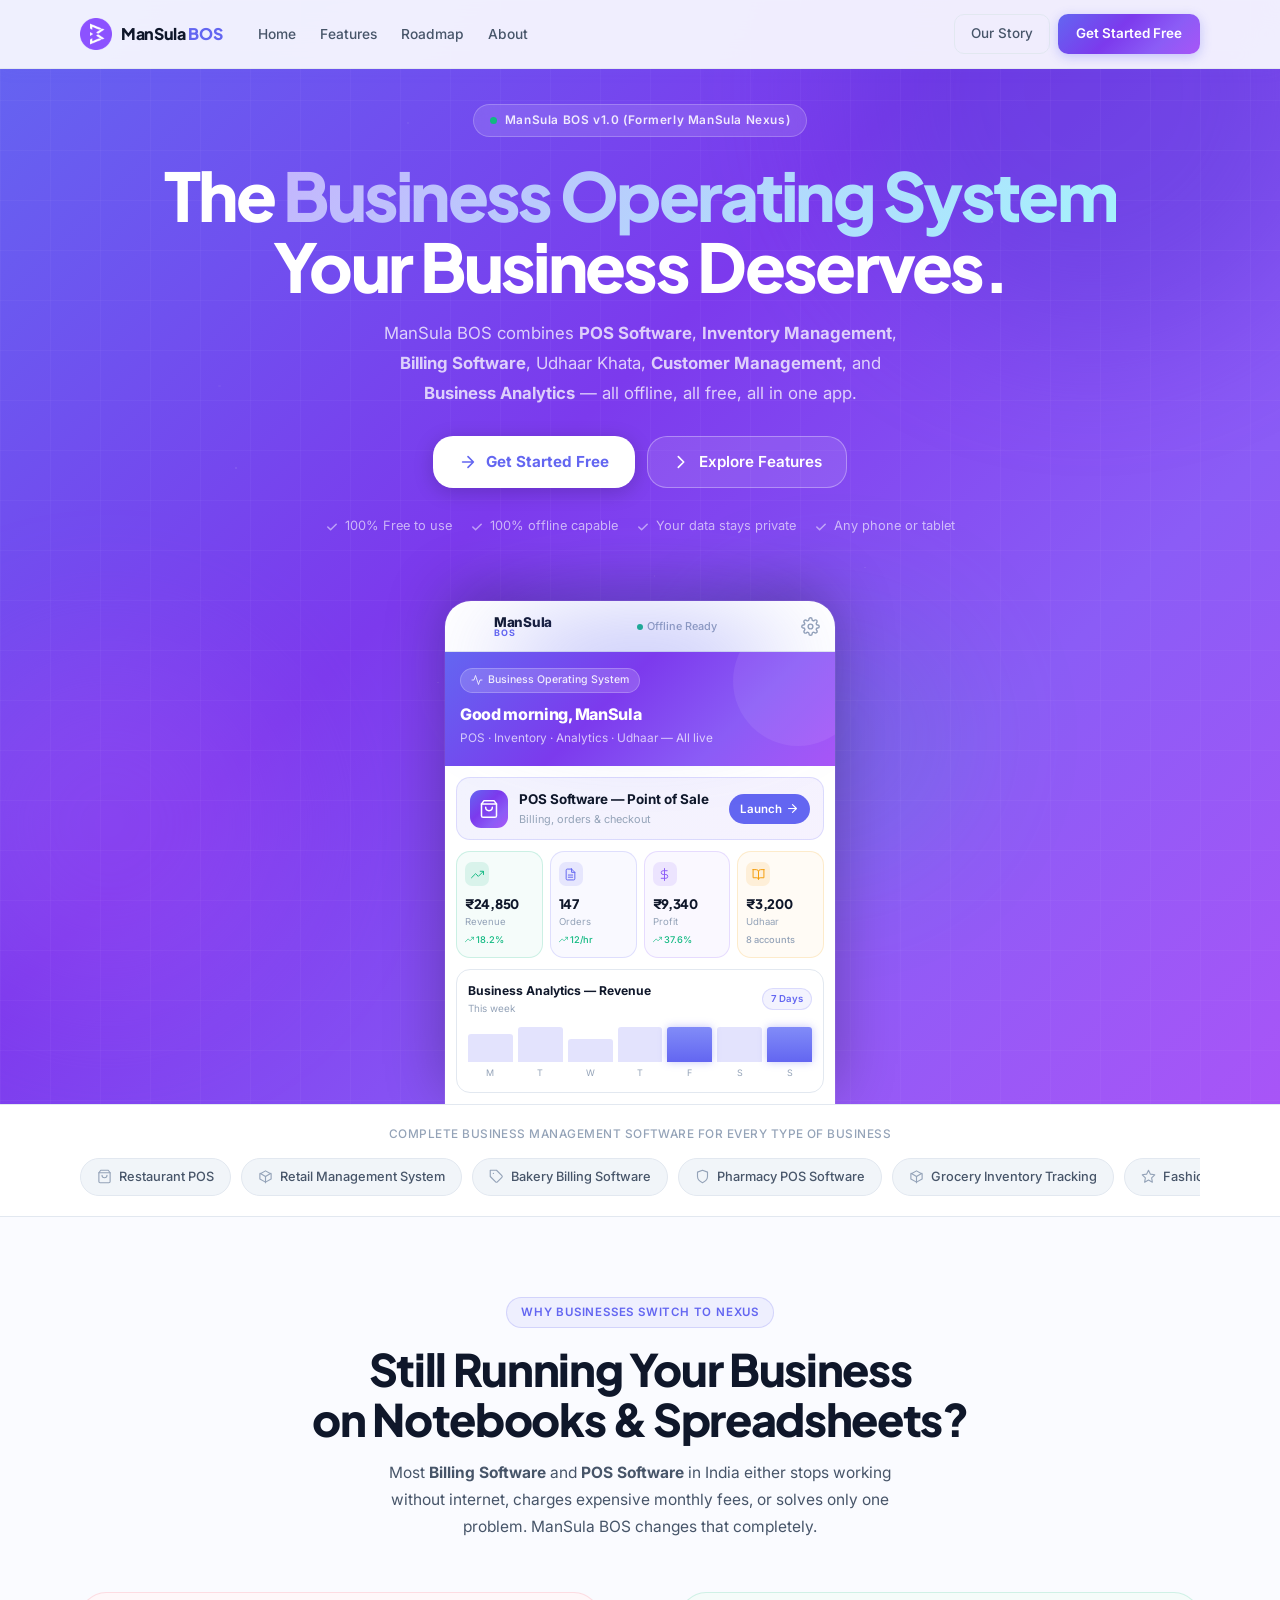
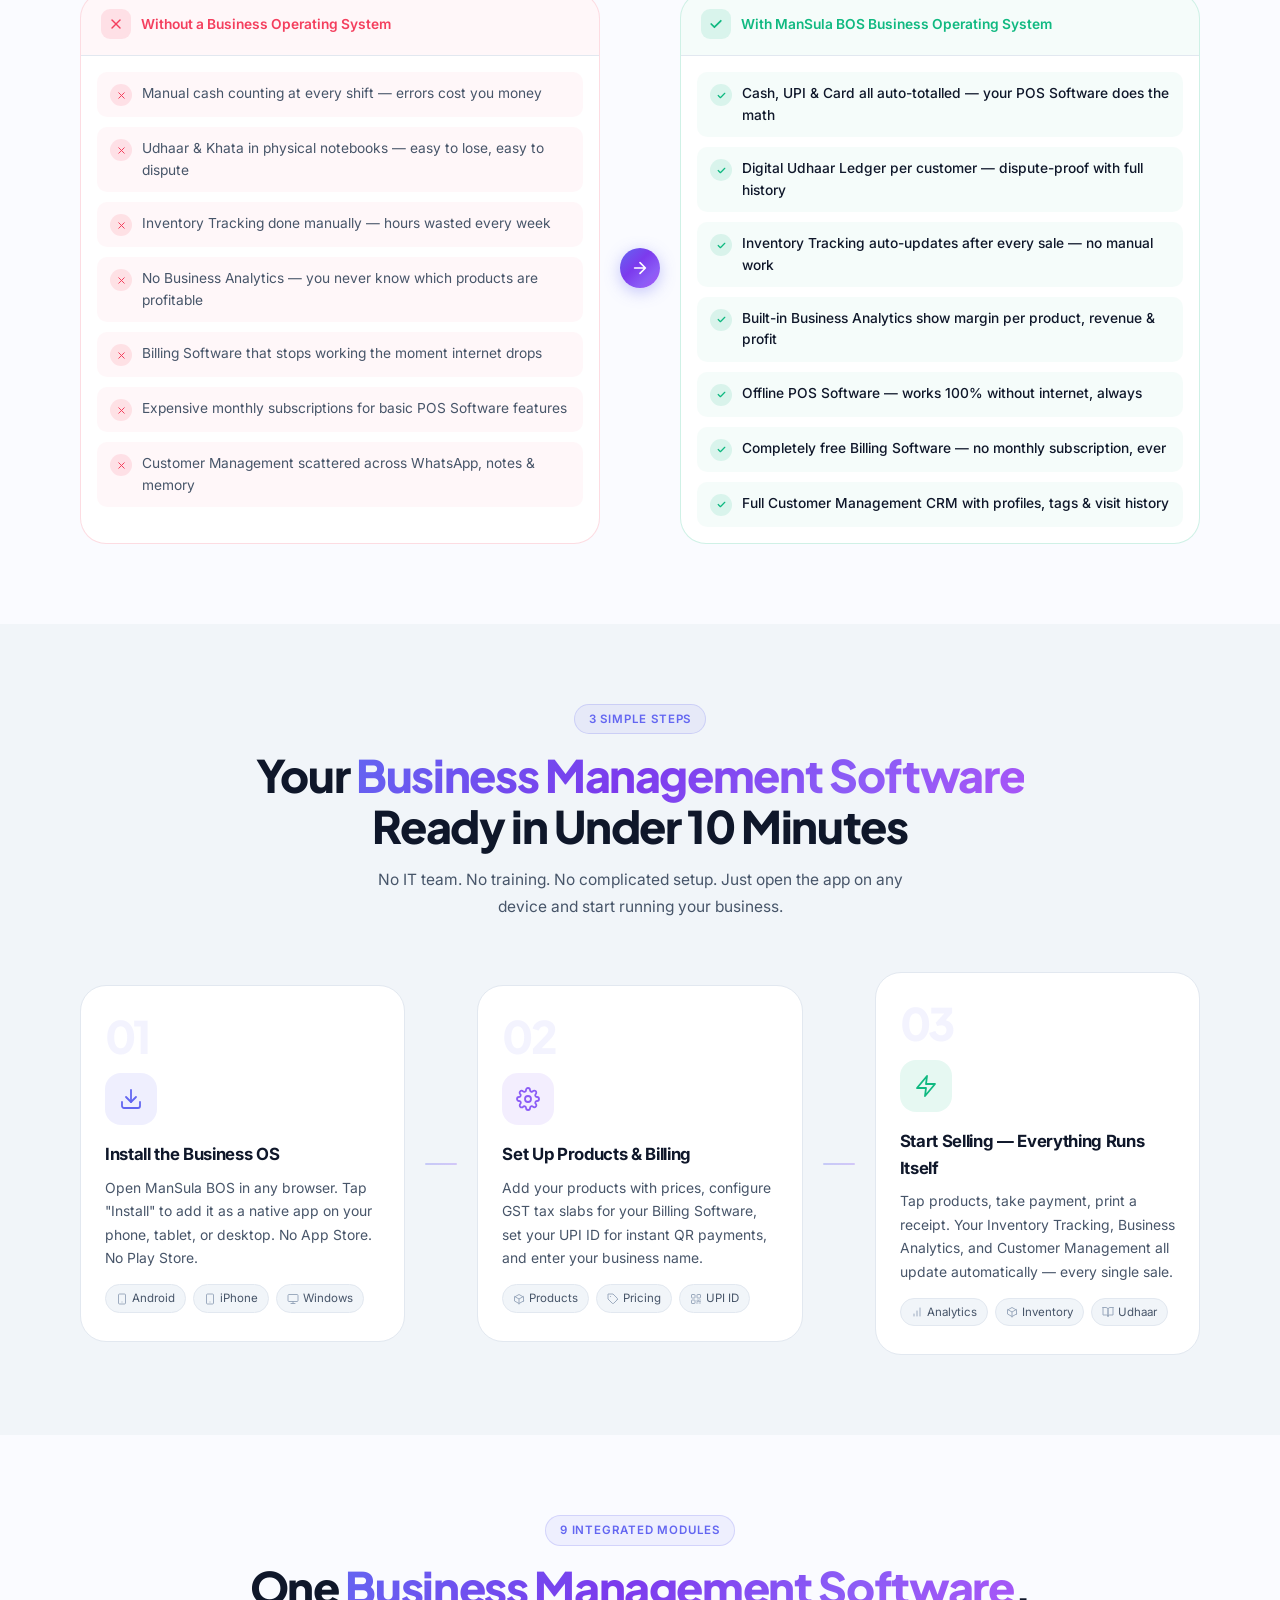
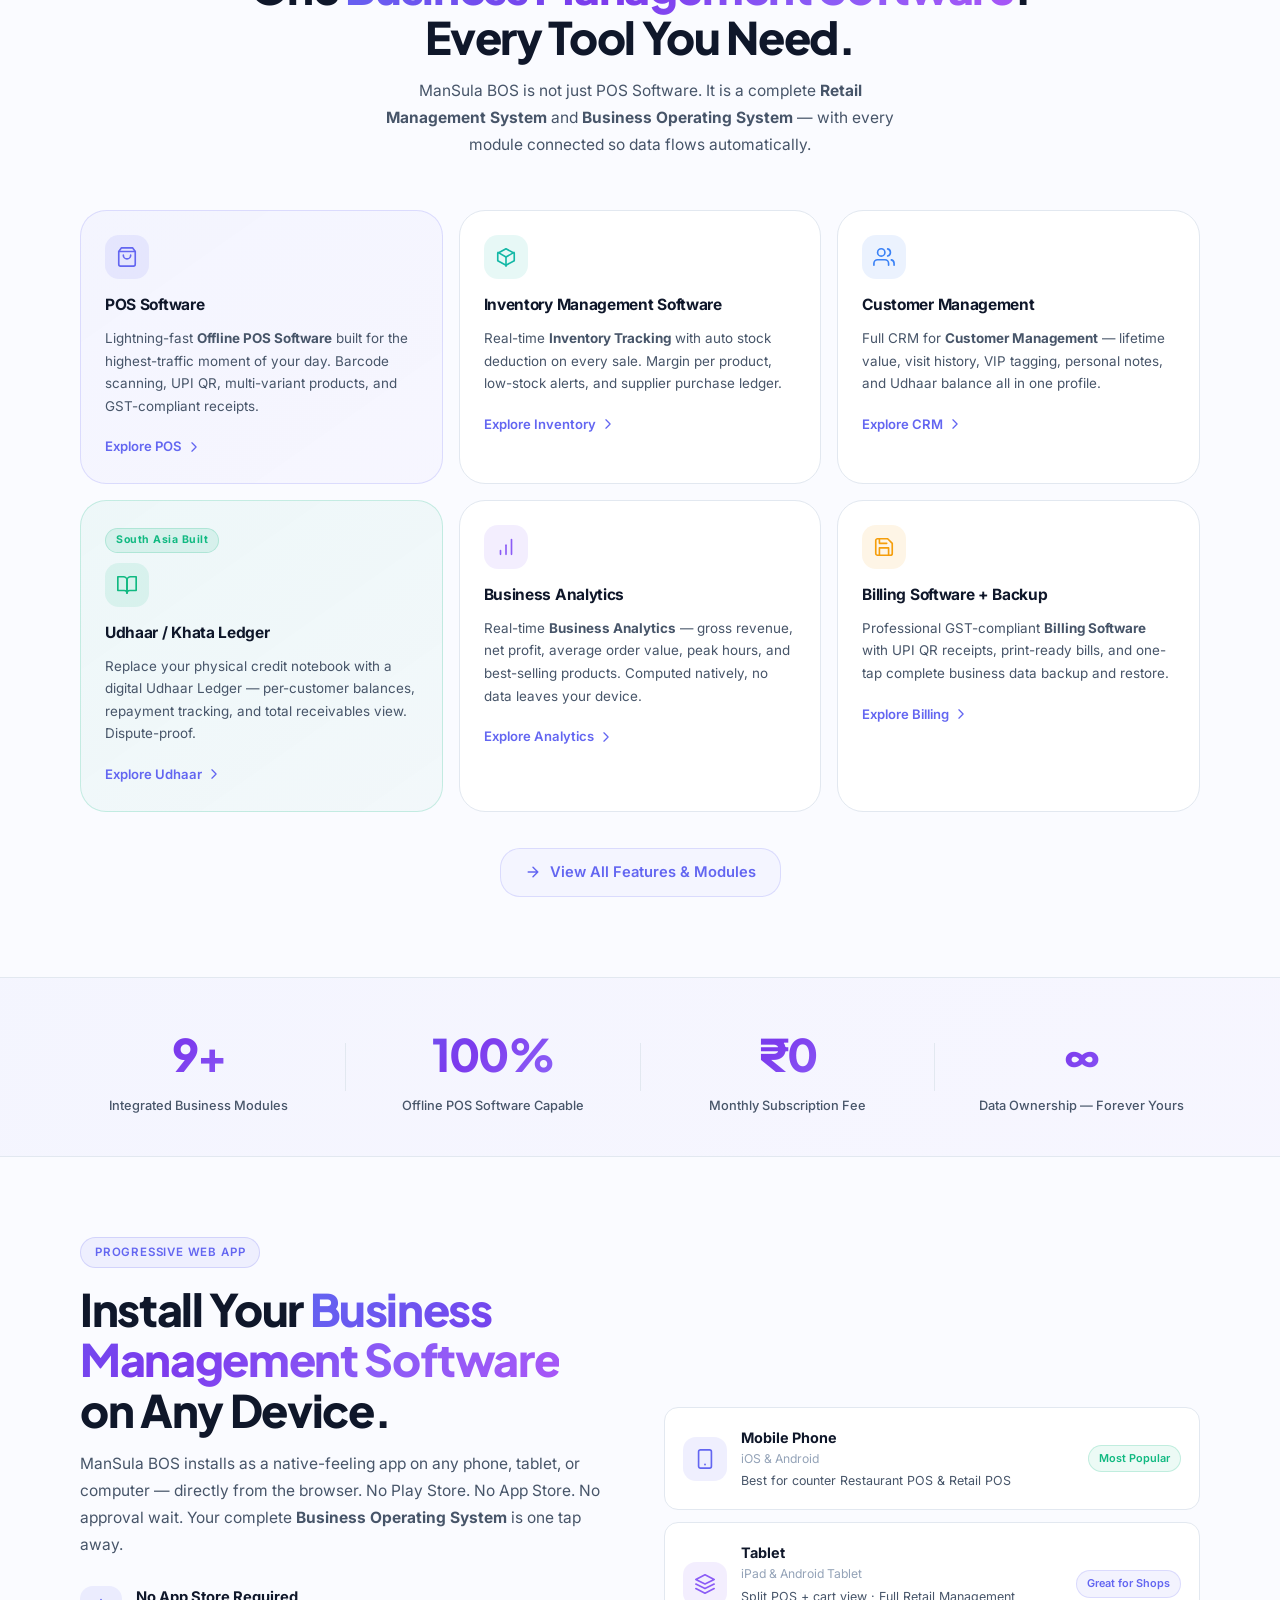
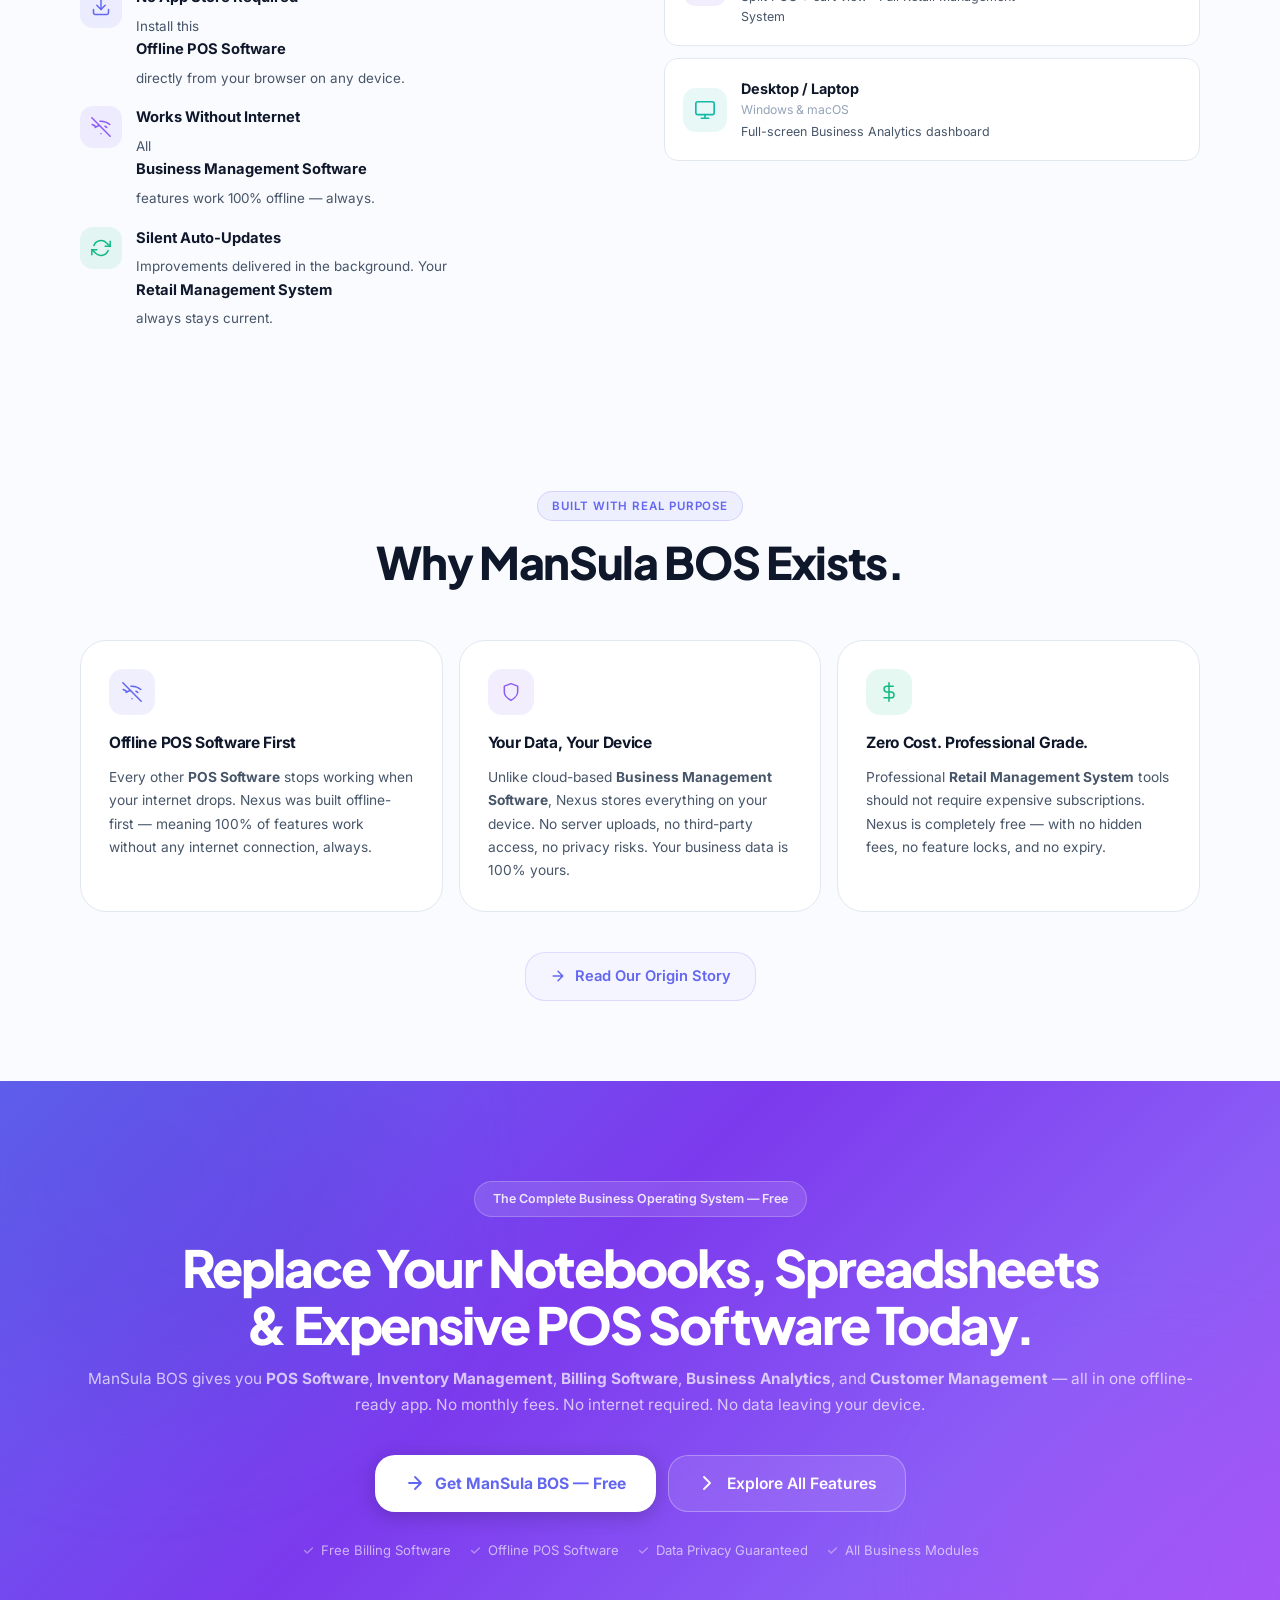
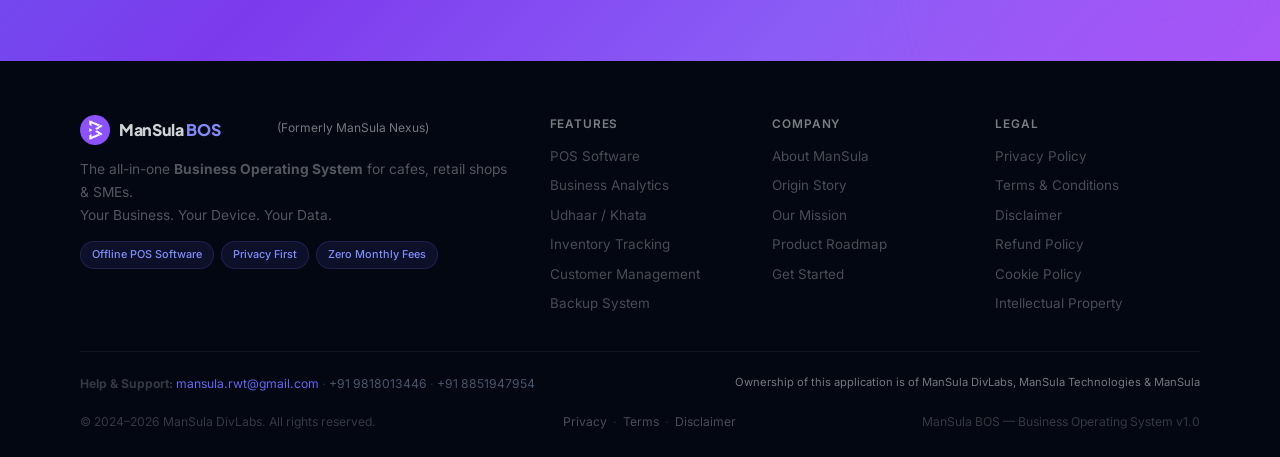
<file: index.html>
<!DOCTYPE html>
<html lang="en">

<head>
  <meta charset="UTF-8" />
  <meta name="viewport" content="width=device-width, initial-scale=1.0" />
  <title>ManSula BOS — #1 Offline Business Operating System (formerly Nexus)</title>
  <meta name="description"
    content="ManSula BOS is the all-in-one offline Business Operating System for Indian SMEs. Features POS Software, Inventory Management, Billing Software, Udhaar Khata, Customer Management & Business Analytics. Free, no monthly fees." />
  <meta name="keywords"
    content="ManSula BOS, MS BOS, ManSula Business Operating System, ManSula Business OS, ManSula Nexus, Business Operating System, POS Software, Inventory Management Software, Billing Software, Business Management Software, Offline POS Software, Retail Management System, Restaurant POS, Inventory Tracking, Customer Management, Business Analytics, Udhaar Khata, offline billing India" />
  <meta name="robots" content="index, follow" />
  <meta name="author" content="ManSula DivLabs" />
  <link rel="canonical" href="https://mansulabos.netlify.app/index.html" />
  <meta property="og:title" content="ManSula BOS — Offline Business Operating System" />
  <meta property="og:description"
    content="The complete offline-first POS Software, Inventory Management, Billing & Business Analytics platform for SMEs. Free. Works without internet." />
  <meta property="og:type" content="website" />
  <meta property="og:url" content="https://mansulabos.netlify.app" />
  <meta name="twitter:card" content="summary_large_image" />
  <meta name="twitter:title" content="ManSula BOS — Business Operating System" />
  <meta name="twitter:description"
    content="All-in-one offline POS Software, Inventory Tracking, Billing Software & Business Analytics for cafes, retail shops & SMEs." />
  <link rel="preconnect" href="https://fonts.googleapis.com" />
  <link rel="preconnect" href="https://fonts.gstatic.com" crossorigin />
  <link
    href="https://fonts.googleapis.com/css2?family=Inter:wght@300;400;500;600;700;800;900&family=Plus+Jakarta+Sans:wght@400;500;600;700;800&display=swap"
    rel="stylesheet" />
  <link rel="stylesheet" href="style.css" />
  <script type="application/ld+json">
  {
    "@context": "https://schema.org",
    "@type": "SoftwareApplication",
    "name": "ManSula BOS",
    "alternateName": ["MS BOS", "ManSula Nexus", "ManSula Business OS"],
    "applicationCategory": "BusinessApplication",
    "operatingSystem": "Web, iOS, Android, Windows, macOS",
    "offers": { "@type": "Offer", "price": "0", "priceCurrency": "INR" },
    "description": "ManSula BOS is an offline-first Business Operating System featuring POS Software, Inventory Management Software, Billing Software, Udhaar Khata Ledger, Customer Management, and Business Analytics for Indian SMEs, cafes, retail stores, and restaurants.",
    "featureList": ["Offline POS Software", "Inventory Management Software", "Billing Software", "Udhaar Khata Ledger", "Customer Management", "Business Analytics", "Retail Management System", "Restaurant POS"],
    "url": "https://mansulabos.netlify.app",
    "publisher": { "@type": "Organization", "name": "ManSula DivLabs" }
  }
  </script>

  <link rel="icon" type="image/png" href="favicon/favicon-96x96.png" sizes="96x96" />
  <link rel="icon" type="image/svg+xml" href="favicon/favicon.svg" />
  <link rel="shortcut icon" href="favicon/favicon.ico" />
  <link rel="apple-touch-icon" sizes="180x180" href="favicon/apple-touch-icon.png" />
  <meta name="apple-mobile-web-app-title" content="ManSula BOS" />
  <link rel="manifest" href="favicon/site.webmanifest" />
</head>

<body>

  <div id="nav-placeholder"></div>

  <!-- ═══════ HERO ═══════ -->
  <section class="hero" id="hero">
    <div class="hero-orbs">
      <div class="orb o1"></div>
      <div class="orb o2"></div>
      <div class="orb o3"></div>
    </div>
    <div class="hero-grid-bg"></div>
    <div class="container hero-inner">
      <div class="hero-badge"><span class="pulse-dot"></span>ManSula BOS v1.0 (Formerly ManSula Nexus)</div>
      <h1 class="hero-title">The <span class="ht-grad">Business Operating System</span><br />Your Business Deserves.
      </h1>
      <p class="hero-sub">ManSula BOS combines <strong>POS Software</strong>, <strong>Inventory Management</strong>,
        <strong>Billing Software</strong>, Udhaar Khata, <strong>Customer Management</strong>, and <strong>Business
          Analytics</strong> — all offline, all free, all in one app.</p>
      <div class="hero-btns">
        <a href="#cta" class="btn-white"><svg width="18" height="18">
            <use href="#ic-arrow-r" />
          </svg>Get Started Free</a>
        <a href="features.html" class="btn-outline-white"><svg width="18" height="18">
            <use href="#ic-chevron-r" />
          </svg>Explore Features</a>
      </div>
      <div class="hero-trust">
        <div class="ht-item"><svg width="14" height="14">
            <use href="#ic-check" />
          </svg>100% Free to use</div>
        <div class="ht-item"><svg width="14" height="14">
            <use href="#ic-check" />
          </svg>100% offline capable</div>
        <div class="ht-item"><svg width="14" height="14">
            <use href="#ic-check" />
          </svg>Your data stays private</div>
        <div class="ht-item"><svg width="14" height="14">
            <use href="#ic-check" />
          </svg>Any phone or tablet</div>
      </div>
    </div>

    <!-- App Preview -->
    <div class="hero-preview-wrap">
      <div class="hero-glow-halo"></div>
      <div class="hero-app-shell">
        <div class="has-topbar">
          <div class="has-brand">
            <svg width="26" height="26">
              <use href="#ic-logo" />
            </svg>
            <div><span class="has-name">ManSula</span><span class="has-sub">BOS</span></div>
          </div>
          <div class="has-status"><span class="online-dot"></span>Offline Ready</div>
          <svg width="19" height="19" style="color:var(--t3)">
            <use href="#ic-settings" />
          </svg>
        </div>
        <div class="has-banner">
          <div class="has-banner-orb"></div>
          <div class="has-banner-pill"><svg width="12" height="12">
              <use href="#ic-activity" />
            </svg>Business Operating System</div>
          <div class="has-banner-title">Good morning, ManSula</div>
          <div class="has-banner-sub">POS · Inventory · Analytics · Udhaar — All live</div>
        </div>
        <div class="has-pos-strip">
          <div class="has-pos-icon"><svg width="20" height="20">
              <use href="#ic-cart" />
            </svg></div>
          <div>
            <div class="has-pos-name">POS Software — Point of Sale</div>
            <div class="has-pos-desc">Billing, orders &amp; checkout</div>
          </div>
          <div class="has-pos-launch">Launch <svg width="13" height="13">
              <use href="#ic-arrow-r" />
            </svg></div>
        </div>
        <div class="has-stats">
          <div class="has-stat hsg">
            <div class="hsi ei"><svg width="13" height="13">
                <use href="#ic-trend" />
              </svg></div>
            <div class="hs-val">₹24,850</div>
            <div class="hs-lbl">Revenue</div>
            <div class="hs-trend tup"><svg width="9" height="9">
                <use href="#ic-trend" />
              </svg>18.2%</div>
          </div>
          <div class="has-stat hsi-b">
            <div class="hsi ii"><svg width="13" height="13">
                <use href="#ic-file" />
              </svg></div>
            <div class="hs-val">147</div>
            <div class="hs-lbl">Orders</div>
            <div class="hs-trend tup"><svg width="9" height="9">
                <use href="#ic-trend" />
              </svg>12/hr</div>
          </div>
          <div class="has-stat hsi-c">
            <div class="hsi pi"><svg width="13" height="13">
                <use href="#ic-dollar" />
              </svg></div>
            <div class="hs-val">₹9,340</div>
            <div class="hs-lbl">Profit</div>
            <div class="hs-trend tup"><svg width="9" height="9">
                <use href="#ic-trend" />
              </svg>37.6%</div>
          </div>
          <div class="has-stat hsi-d">
            <div class="hsi ai"><svg width="13" height="13">
                <use href="#ic-book" />
              </svg></div>
            <div class="hs-val">₹3,200</div>
            <div class="hs-lbl">Udhaar</div>
            <div class="hs-trend tneut">8 accounts</div>
          </div>
        </div>
        <div class="has-chart">
          <div class="hc-head">
            <div>
              <div class="hc-title">Business Analytics — Revenue</div>
              <div class="hc-sub">This week</div>
            </div>
            <div class="hc-badge">7 Days</div>
          </div>
          <div class="hc-bars">
            <div class="hcb-g">
              <div class="hcb" style="height:52%"></div><span>M</span>
            </div>
            <div class="hcb-g">
              <div class="hcb" style="height:68%"></div><span>T</span>
            </div>
            <div class="hcb-g">
              <div class="hcb" style="height:44%"></div><span>W</span>
            </div>
            <div class="hcb-g">
              <div class="hcb" style="height:80%"></div><span>T</span>
            </div>
            <div class="hcb-g">
              <div class="hcb hcb-active" style="height:92%"></div><span>F</span>
            </div>
            <div class="hcb-g">
              <div class="hcb" style="height:74%"></div><span>S</span>
            </div>
            <div class="hcb-g">
              <div class="hcb hcb-active" style="height:100%"></div><span>S</span>
            </div>
          </div>
        </div>
      </div>
    </div>
  </section>

  <!-- ═══════ BIZ TYPES STRIP ═══════ -->
  <section class="biz-strip" aria-label="Supported business types">
    <div class="container">
      <p class="biz-strip-label">Complete Business Management Software for every type of business</p>
      <div class="biz-scroll-track">
        <div class="biz-scroll-inner">
          <div class="biz-tag"><svg width="15" height="15">
              <use href="#ic-cart" />
            </svg>Restaurant POS</div>
          <div class="biz-tag"><svg width="15" height="15">
              <use href="#ic-box" />
            </svg>Retail Management System</div>
          <div class="biz-tag"><svg width="15" height="15">
              <use href="#ic-tag" />
            </svg>Bakery Billing Software</div>
          <div class="biz-tag"><svg width="15" height="15">
              <use href="#ic-shield" />
            </svg>Pharmacy POS Software</div>
          <div class="biz-tag"><svg width="15" height="15">
              <use href="#ic-box" />
            </svg>Grocery Inventory Tracking</div>
          <div class="biz-tag"><svg width="15" height="15">
              <use href="#ic-star" />
            </svg>Fashion Retail POS</div>
          <div class="biz-tag"><svg width="15" height="15">
              <use href="#ic-phone" />
            </svg>Mobile Shop POS</div>
          <div class="biz-tag"><svg width="15" height="15">
              <use href="#ic-zap" />
            </svg>Electronics Billing</div>
          <div class="biz-tag"><svg width="15" height="15">
              <use href="#ic-cart" />
            </svg>Restaurant POS</div>
          <div class="biz-tag"><svg width="15" height="15">
              <use href="#ic-box" />
            </svg>Retail Management System</div>
          <div class="biz-tag"><svg width="15" height="15">
              <use href="#ic-tag" />
            </svg>Bakery Billing Software</div>
          <div class="biz-tag"><svg width="15" height="15">
              <use href="#ic-shield" />
            </svg>Pharmacy POS Software</div>
          <div class="biz-tag"><svg width="15" height="15">
              <use href="#ic-box" />
            </svg>Grocery Inventory Tracking</div>
          <div class="biz-tag"><svg width="15" height="15">
              <use href="#ic-star" />
            </svg>Fashion Retail POS</div>
          <div class="biz-tag"><svg width="15" height="15">
              <use href="#ic-phone" />
            </svg>Mobile Shop POS</div>
          <div class="biz-tag"><svg width="15" height="15">
              <use href="#ic-zap" />
            </svg>Electronics Billing</div>
        </div>
      </div>
    </div>
  </section>

  <!-- ═══════ THE PROBLEM ═══════ -->
  <section class="problem-section" id="problem" aria-labelledby="problem-heading">
    <div class="container">
      <div class="section-header">
        <div class="sbadge">Why Businesses Switch to Nexus</div>
        <h2 class="section-title" id="problem-heading">Still Running Your Business<br />on Notebooks &amp; Spreadsheets?
        </h2>
        <p class="section-sub">Most <strong>Billing Software</strong> and <strong>POS Software</strong> in India either
          stops working without internet, charges expensive monthly fees, or solves only one problem. ManSula BOS
          changes that completely.</p>
      </div>
      <div class="before-after">
        <div class="ba-col ba-before" data-fade data-fade-delay="0">
          <div class="ba-col-header">
            <div class="ba-header-icon ba-icon-red"><svg width="16" height="16">
                <use href="#ic-x" />
              </svg></div><span>Without a Business Operating System</span>
          </div>
          <div class="ba-items">
            <div class="ba-item pain-item">
              <div class="ba-dot ba-red"><svg width="11" height="11">
                  <use href="#ic-x" />
                </svg></div><span>Manual cash counting at every shift — errors cost you money</span>
            </div>
            <div class="ba-item pain-item">
              <div class="ba-dot ba-red"><svg width="11" height="11">
                  <use href="#ic-x" />
                </svg></div><span>Udhaar &amp; Khata in physical notebooks — easy to lose, easy to dispute</span>
            </div>
            <div class="ba-item pain-item">
              <div class="ba-dot ba-red"><svg width="11" height="11">
                  <use href="#ic-x" />
                </svg></div><span>Inventory Tracking done manually — hours wasted every week</span>
            </div>
            <div class="ba-item pain-item">
              <div class="ba-dot ba-red"><svg width="11" height="11">
                  <use href="#ic-x" />
                </svg></div><span>No Business Analytics — you never know which products are profitable</span>
            </div>
            <div class="ba-item pain-item">
              <div class="ba-dot ba-red"><svg width="11" height="11">
                  <use href="#ic-x" />
                </svg></div><span>Billing Software that stops working the moment internet drops</span>
            </div>
            <div class="ba-item pain-item">
              <div class="ba-dot ba-red"><svg width="11" height="11">
                  <use href="#ic-x" />
                </svg></div><span>Expensive monthly subscriptions for basic POS Software features</span>
            </div>
            <div class="ba-item pain-item">
              <div class="ba-dot ba-red"><svg width="11" height="11">
                  <use href="#ic-x" />
                </svg></div><span>Customer Management scattered across WhatsApp, notes &amp; memory</span>
            </div>
          </div>
        </div>
        <div class="ba-divider">
          <div class="ba-divider-icon"><svg width="18" height="18">
              <use href="#ic-arrow-r" />
            </svg></div>
        </div>
        <div class="ba-col ba-after" data-fade data-fade-delay="100">
          <div class="ba-col-header">
            <div class="ba-header-icon ba-icon-green"><svg width="16" height="16">
                <use href="#ic-check" />
              </svg></div><span>With ManSula BOS Business Operating System</span>
          </div>
          <div class="ba-items">
            <div class="ba-item solve-item">
              <div class="ba-dot ba-green"><svg width="11" height="11">
                  <use href="#ic-check" />
                </svg></div><span>Cash, UPI &amp; Card all auto-totalled — your POS Software does the math</span>
            </div>
            <div class="ba-item solve-item">
              <div class="ba-dot ba-green"><svg width="11" height="11">
                  <use href="#ic-check" />
                </svg></div><span>Digital Udhaar Ledger per customer — dispute-proof with full history</span>
            </div>
            <div class="ba-item solve-item">
              <div class="ba-dot ba-green"><svg width="11" height="11">
                  <use href="#ic-check" />
                </svg></div><span>Inventory Tracking auto-updates after every sale — no manual work</span>
            </div>
            <div class="ba-item solve-item">
              <div class="ba-dot ba-green"><svg width="11" height="11">
                  <use href="#ic-check" />
                </svg></div><span>Built-in Business Analytics show margin per product, revenue &amp; profit</span>
            </div>
            <div class="ba-item solve-item">
              <div class="ba-dot ba-green"><svg width="11" height="11">
                  <use href="#ic-check" />
                </svg></div><span>Offline POS Software — works 100% without internet, always</span>
            </div>
            <div class="ba-item solve-item">
              <div class="ba-dot ba-green"><svg width="11" height="11">
                  <use href="#ic-check" />
                </svg></div><span>Completely free Billing Software — no monthly subscription, ever</span>
            </div>
            <div class="ba-item solve-item">
              <div class="ba-dot ba-green"><svg width="11" height="11">
                  <use href="#ic-check" />
                </svg></div><span>Full Customer Management CRM with profiles, tags &amp; visit history</span>
            </div>
          </div>
        </div>
      </div>
    </div>
  </section>

  <!-- ═══════ HOW IT WORKS ═══════ -->
  <section class="how-section" aria-labelledby="how-heading">
    <div class="container">
      <div class="section-header">
        <div class="sbadge">3 Simple Steps</div>
        <h2 class="section-title" id="how-heading">Your <span class="gradient-text">Business Management
            Software</span><br />Ready in Under 10 Minutes</h2>
        <p class="section-sub">No IT team. No training. No complicated setup. Just open the app on any device and start
          running your business.</p>
      </div>
      <div class="steps-grid">
        <div class="step-card" data-fade data-fade-delay="0">
          <div class="step-number">01</div>
          <div class="step-icon-wrap step-indigo"><svg width="24" height="24">
              <use href="#ic-download" />
            </svg></div>
          <h3>Install the Business OS</h3>
          <p>Open ManSula BOS in any browser. Tap "Install" to add it as a native app on your phone, tablet, or
            desktop. No App Store. No Play Store.</p>
          <div class="step-devices">
            <span><svg width="12" height="12">
                <use href="#ic-smartphone" />
              </svg>Android</span>
            <span><svg width="12" height="12">
                <use href="#ic-smartphone" />
              </svg>iPhone</span>
            <span><svg width="12" height="12">
                <use href="#ic-monitor" />
              </svg>Windows</span>
          </div>
        </div>
        <div class="step-connector">
          <div class="step-conn-line"></div>
        </div>
        <div class="step-card" data-fade data-fade-delay="100">
          <div class="step-number">02</div>
          <div class="step-icon-wrap step-purple"><svg width="24" height="24">
              <use href="#ic-settings" />
            </svg></div>
          <h3>Set Up Products &amp; Billing</h3>
          <p>Add your products with prices, configure GST tax slabs for your Billing Software, set your UPI ID for
            instant QR payments, and enter your business name.</p>
          <div class="step-devices">
            <span><svg width="12" height="12">
                <use href="#ic-box" />
              </svg>Products</span>
            <span><svg width="12" height="12">
                <use href="#ic-tag" />
              </svg>Pricing</span>
            <span><svg width="12" height="12">
                <use href="#ic-qr" />
              </svg>UPI ID</span>
          </div>
        </div>
        <div class="step-connector">
          <div class="step-conn-line"></div>
        </div>
        <div class="step-card" data-fade data-fade-delay="200">
          <div class="step-number">03</div>
          <div class="step-icon-wrap step-emerald"><svg width="24" height="24">
              <use href="#ic-zap" />
            </svg></div>
          <h3>Start Selling — Everything Runs Itself</h3>
          <p>Tap products, take payment, print a receipt. Your Inventory Tracking, Business Analytics, and Customer
            Management all update automatically — every single sale.</p>
          <div class="step-devices">
            <span><svg width="12" height="12">
                <use href="#ic-chart" />
              </svg>Analytics</span>
            <span><svg width="12" height="12">
                <use href="#ic-box" />
              </svg>Inventory</span>
            <span><svg width="12" height="12">
                <use href="#ic-book" />
              </svg>Udhaar</span>
          </div>
        </div>
      </div>
    </div>
  </section>

  <!-- ═══════ FEATURES OVERVIEW ═══════ -->
  <section class="features-overview-section" aria-labelledby="feat-heading">
    <div class="container">
      <div class="section-header">
        <div class="sbadge">9 Integrated Modules</div>
        <h2 class="section-title" id="feat-heading">One <span class="gradient-text">Business Management
            Software</span>.<br />Every Tool You Need.</h2>
        <p class="section-sub">ManSula BOS is not just POS Software. It is a complete <strong>Retail Management
            System</strong> and <strong>Business Operating System</strong> — with every module connected so data flows
          automatically.</p>
      </div>
      <div class="feat-overview-grid">

        <article class="fo-card fo-featured" data-fade data-fade-delay="0">
          <div class="fo-icon fo-indigo"><svg width="22" height="22">
              <use href="#ic-cart" />
            </svg></div>
          <h3>POS Software</h3>
          <p>Lightning-fast <strong>Offline POS Software</strong> built for the highest-traffic moment of your day.
            Barcode scanning, UPI QR, multi-variant products, and GST-compliant receipts.</p>
          <a href="features.html#pos" class="fo-link">Explore POS <svg width="14" height="14">
              <use href="#ic-chevron-r" />
            </svg></a>
        </article>

        <article class="fo-card" data-fade data-fade-delay="60">
          <div class="fo-icon fo-teal"><svg width="22" height="22">
              <use href="#ic-box" />
            </svg></div>
          <h3>Inventory Management Software</h3>
          <p>Real-time <strong>Inventory Tracking</strong> with auto stock deduction on every sale. Margin per product,
            low-stock alerts, and supplier purchase ledger.</p>
          <a href="features.html#inventory" class="fo-link">Explore Inventory <svg width="14" height="14">
              <use href="#ic-chevron-r" />
            </svg></a>
        </article>

        <article class="fo-card" data-fade data-fade-delay="120">
          <div class="fo-icon fo-blue"><svg width="22" height="22">
              <use href="#ic-users" />
            </svg></div>
          <h3>Customer Management</h3>
          <p>Full CRM for <strong>Customer Management</strong> — lifetime value, visit history, VIP tagging, personal
            notes, and Udhaar balance all in one profile.</p>
          <a href="features.html#crm" class="fo-link">Explore CRM <svg width="14" height="14">
              <use href="#ic-chevron-r" />
            </svg></a>
        </article>

        <article class="fo-card fo-highlighted" data-fade data-fade-delay="0">
          <div class="fo-badge-pill fo-badge-em">South Asia Built</div>
          <div class="fo-icon fo-emerald"><svg width="22" height="22">
              <use href="#ic-book" />
            </svg></div>
          <h3>Udhaar / Khata Ledger</h3>
          <p>Replace your physical credit notebook with a digital Udhaar Ledger — per-customer balances, repayment
            tracking, and total receivables view. Dispute-proof.</p>
          <a href="features.html#udhaar" class="fo-link">Explore Udhaar <svg width="14" height="14">
              <use href="#ic-chevron-r" />
            </svg></a>
        </article>

        <article class="fo-card" data-fade data-fade-delay="60">
          <div class="fo-icon fo-purple"><svg width="22" height="22">
              <use href="#ic-chart" />
            </svg></div>
          <h3>Business Analytics</h3>
          <p>Real-time <strong>Business Analytics</strong> — gross revenue, net profit, average order value, peak hours,
            and best-selling products. Computed natively, no data leaves your device.</p>
          <a href="features.html#analytics" class="fo-link">Explore Analytics <svg width="14" height="14">
              <use href="#ic-chevron-r" />
            </svg></a>
        </article>

        <article class="fo-card" data-fade data-fade-delay="120">
          <div class="fo-icon fo-amber"><svg width="22" height="22">
              <use href="#ic-save" />
            </svg></div>
          <h3>Billing Software + Backup</h3>
          <p>Professional GST-compliant <strong>Billing Software</strong> with UPI QR receipts, print-ready bills, and
            one-tap complete business data backup and restore.</p>
          <a href="features.html#backup" class="fo-link">Explore Billing <svg width="14" height="14">
              <use href="#ic-chevron-r" />
            </svg></a>
        </article>

      </div>
      <div class="fo-cta-row">
        <a href="features.html" class="btn-outline-primary">
          <svg width="16" height="16">
            <use href="#ic-arrow-r" />
          </svg>
          View All Features &amp; Modules
        </a>
      </div>
    </div>
  </section>

  <!-- ═══════ STATS BAND ═══════ -->
  <section class="stats-band" aria-label="Key numbers">
    <div class="container">
      <div class="stats-band-grid">
        <div class="sb-stat" data-fade data-fade-delay="0">
          <div class="sb-num">9+</div>
          <div class="sb-lbl">Integrated Business Modules</div>
        </div>
        <div class="sb-div"></div>
        <div class="sb-stat" data-fade data-fade-delay="60">
          <div class="sb-num">100%</div>
          <div class="sb-lbl">Offline POS Software Capable</div>
        </div>
        <div class="sb-div"></div>
        <div class="sb-stat" data-fade data-fade-delay="120">
          <div class="sb-num">₹0</div>
          <div class="sb-lbl">Monthly Subscription Fee</div>
        </div>
        <div class="sb-div"></div>
        <div class="sb-stat" data-fade data-fade-delay="180">
          <div class="sb-num">∞</div>
          <div class="sb-lbl">Data Ownership — Forever Yours</div>
        </div>
      </div>
    </div>
  </section>

  <!-- ═══════ PWA SECTION ═══════ -->
  <section class="pwa-section" aria-labelledby="pwa-heading">
    <div class="container">
      <div class="pwa-layout">
        <div class="pwa-text">
          <div class="sbadge">Progressive Web App</div>
          <h2 class="section-title" id="pwa-heading">Install Your <span class="gradient-text">Business Management
              Software</span><br />on Any Device.</h2>
          <p class="section-sub" style="text-align:left;margin:0 0 28px">ManSula BOS installs as a native-feeling app
            on any phone, tablet, or computer — directly from the browser. No Play Store. No App Store. No approval
            wait. Your complete <strong>Business Operating System</strong> is one tap away.</p>
          <div class="pwa-points">
            <div class="pwa-pt" data-fade data-fade-delay="0">
              <div class="pwa-pt-icon pwa-indigo"><svg width="20" height="20">
                  <use href="#ic-download" />
                </svg></div>
              <div><strong>No App Store Required</strong><span>Install this <strong>Offline POS Software</strong>
                  directly from your browser on any device.</span></div>
            </div>
            <div class="pwa-pt" data-fade data-fade-delay="80">
              <div class="pwa-pt-icon pwa-purple"><svg width="20" height="20">
                  <use href="#ic-wifi-off" />
                </svg></div>
              <div><strong>Works Without Internet</strong><span>All <strong>Business Management Software</strong>
                  features work 100% offline — always.</span></div>
            </div>
            <div class="pwa-pt" data-fade data-fade-delay="160">
              <div class="pwa-pt-icon pwa-emerald"><svg width="20" height="20">
                  <use href="#ic-refresh" />
                </svg></div>
              <div><strong>Silent Auto-Updates</strong><span>Improvements delivered in the background. Your
                  <strong>Retail Management System</strong> always stays current.</span></div>
            </div>
          </div>
        </div>
        <div class="pwa-devices-col">
          <div class="pwa-device-card" data-fade data-fade-delay="0">
            <div class="pwa-device-icon pwa-indigo"><svg width="22" height="22">
                <use href="#ic-smartphone" />
              </svg></div>
            <div>
              <div class="pwa-device-name">Mobile Phone</div>
              <div class="pwa-device-os">iOS &amp; Android</div>
              <div class="pwa-device-layout">Best for counter Restaurant POS &amp; Retail POS</div>
            </div>
            <div class="pwa-device-badge best-badge">Most Popular</div>
          </div>
          <div class="pwa-device-card" data-fade data-fade-delay="80">
            <div class="pwa-device-icon pwa-purple"><svg width="22" height="22">
                <use href="#ic-layers" />
              </svg></div>
            <div>
              <div class="pwa-device-name">Tablet</div>
              <div class="pwa-device-os">iPad &amp; Android Tablet</div>
              <div class="pwa-device-layout">Split POS + cart view · Full Retail Management System</div>
            </div>
            <div class="pwa-device-badge">Great for Shops</div>
          </div>
          <div class="pwa-device-card" data-fade data-fade-delay="160">
            <div class="pwa-device-icon pwa-teal"><svg width="22" height="22">
                <use href="#ic-monitor" />
              </svg></div>
            <div>
              <div class="pwa-device-name">Desktop / Laptop</div>
              <div class="pwa-device-os">Windows &amp; macOS</div>
              <div class="pwa-device-layout">Full-screen Business Analytics dashboard</div>
            </div>
          </div>
        </div>
      </div>
    </div>
  </section>

  <!-- ═══════ TESTIMONIAL / TRUST QUOTE ═══════ -->
  <section class="trust-section" aria-labelledby="trust-heading">
    <div class="container">
      <div class="section-header">
        <div class="sbadge">Built with Real Purpose</div>
        <h2 class="section-title" id="trust-heading">Why ManSula BOS Exists.</h2>
      </div>
      <div class="trust-cards">
        <div class="tc-card" data-fade data-fade-delay="0">
          <div class="tc-icon tc-indigo"><svg width="20" height="20">
              <use href="#ic-wifi-off" />
            </svg></div>
          <h3>Offline POS Software First</h3>
          <p>Every other <strong>POS Software</strong> stops working when your internet drops. Nexus was built
            offline-first — meaning 100% of features work without any internet connection, always.</p>
        </div>
        <div class="tc-card" data-fade data-fade-delay="80">
          <div class="tc-icon tc-purple"><svg width="20" height="20">
              <use href="#ic-shield" />
            </svg></div>
          <h3>Your Data, Your Device</h3>
          <p>Unlike cloud-based <strong>Business Management Software</strong>, Nexus stores everything on your device.
            No server uploads, no third-party access, no privacy risks. Your business data is 100% yours.</p>
        </div>
        <div class="tc-card" data-fade data-fade-delay="160">
          <div class="tc-icon tc-emerald"><svg width="20" height="20">
              <use href="#ic-dollar" />
            </svg></div>
          <h3>Zero Cost. Professional Grade.</h3>
          <p>Professional <strong>Retail Management System</strong> tools should not require expensive subscriptions.
            Nexus is completely free — with no hidden fees, no feature locks, and no expiry.</p>
        </div>
      </div>
      <div class="trust-story-link" data-fade data-fade-delay="0">
        <a href="about.html" class="btn-outline-primary">
          <svg width="16" height="16">
            <use href="#ic-arrow-r" />
          </svg>
          Read Our Origin Story
        </a>
      </div>
    </div>
  </section>

  <!-- ═══════ CTA ═══════ -->
  <section class="cta-section" id="cta" aria-labelledby="cta-heading">
    <div class="cta-orbs">
      <div class="cta-o co1"></div>
      <div class="cta-o co2"></div>
    </div>
    <div class="container">
      <div class="cta-inner">
        <div class="cta-badge-pill">The Complete Business Operating System — Free</div>
        <h2 class="cta-title" id="cta-heading">Replace Your Notebooks, Spreadsheets<br />&amp; Expensive POS Software
          Today.</h2>
        <p class="cta-sub">ManSula BOS gives you <strong>POS Software</strong>, <strong>Inventory Management</strong>,
          <strong>Billing Software</strong>, <strong>Business Analytics</strong>, and <strong>Customer
            Management</strong> — all in one offline-ready app. No monthly fees. No internet required. No data leaving
          your device.</p>
        <div class="cta-btns">
          <button class="cta-btn-primary" id="ctaStart"
            onclick="window.open('https://mansula-bos.netlify.app/', '_blank')">
            <svg width="20" height="20">
              <use href="#ic-arrow-r" />
            </svg>
            Get ManSula BOS — Free
          </button>
          <a href="features.html" class="cta-btn-ghost">
            <svg width="20" height="20">
              <use href="#ic-chevron-r" />
            </svg>
            Explore All Features
          </a>
        </div>
        <div class="cta-trust-pills">
          <div class="ctp"><svg width="13" height="13">
              <use href="#ic-check" />
            </svg>Free Billing Software</div>
          <div class="ctp"><svg width="13" height="13">
              <use href="#ic-check" />
            </svg>Offline POS Software</div>
          <div class="ctp"><svg width="13" height="13">
              <use href="#ic-check" />
            </svg>Data Privacy Guaranteed</div>
          <div class="ctp"><svg width="13" height="13">
              <use href="#ic-check" />
            </svg>All Business Modules</div>
        </div>
      </div>
    </div>
  </section>

  <div id="footer-placeholder"></div>

  <script src="shared.js"></script>
  <script src="script.js"></script>
</body>

</html>
</file>
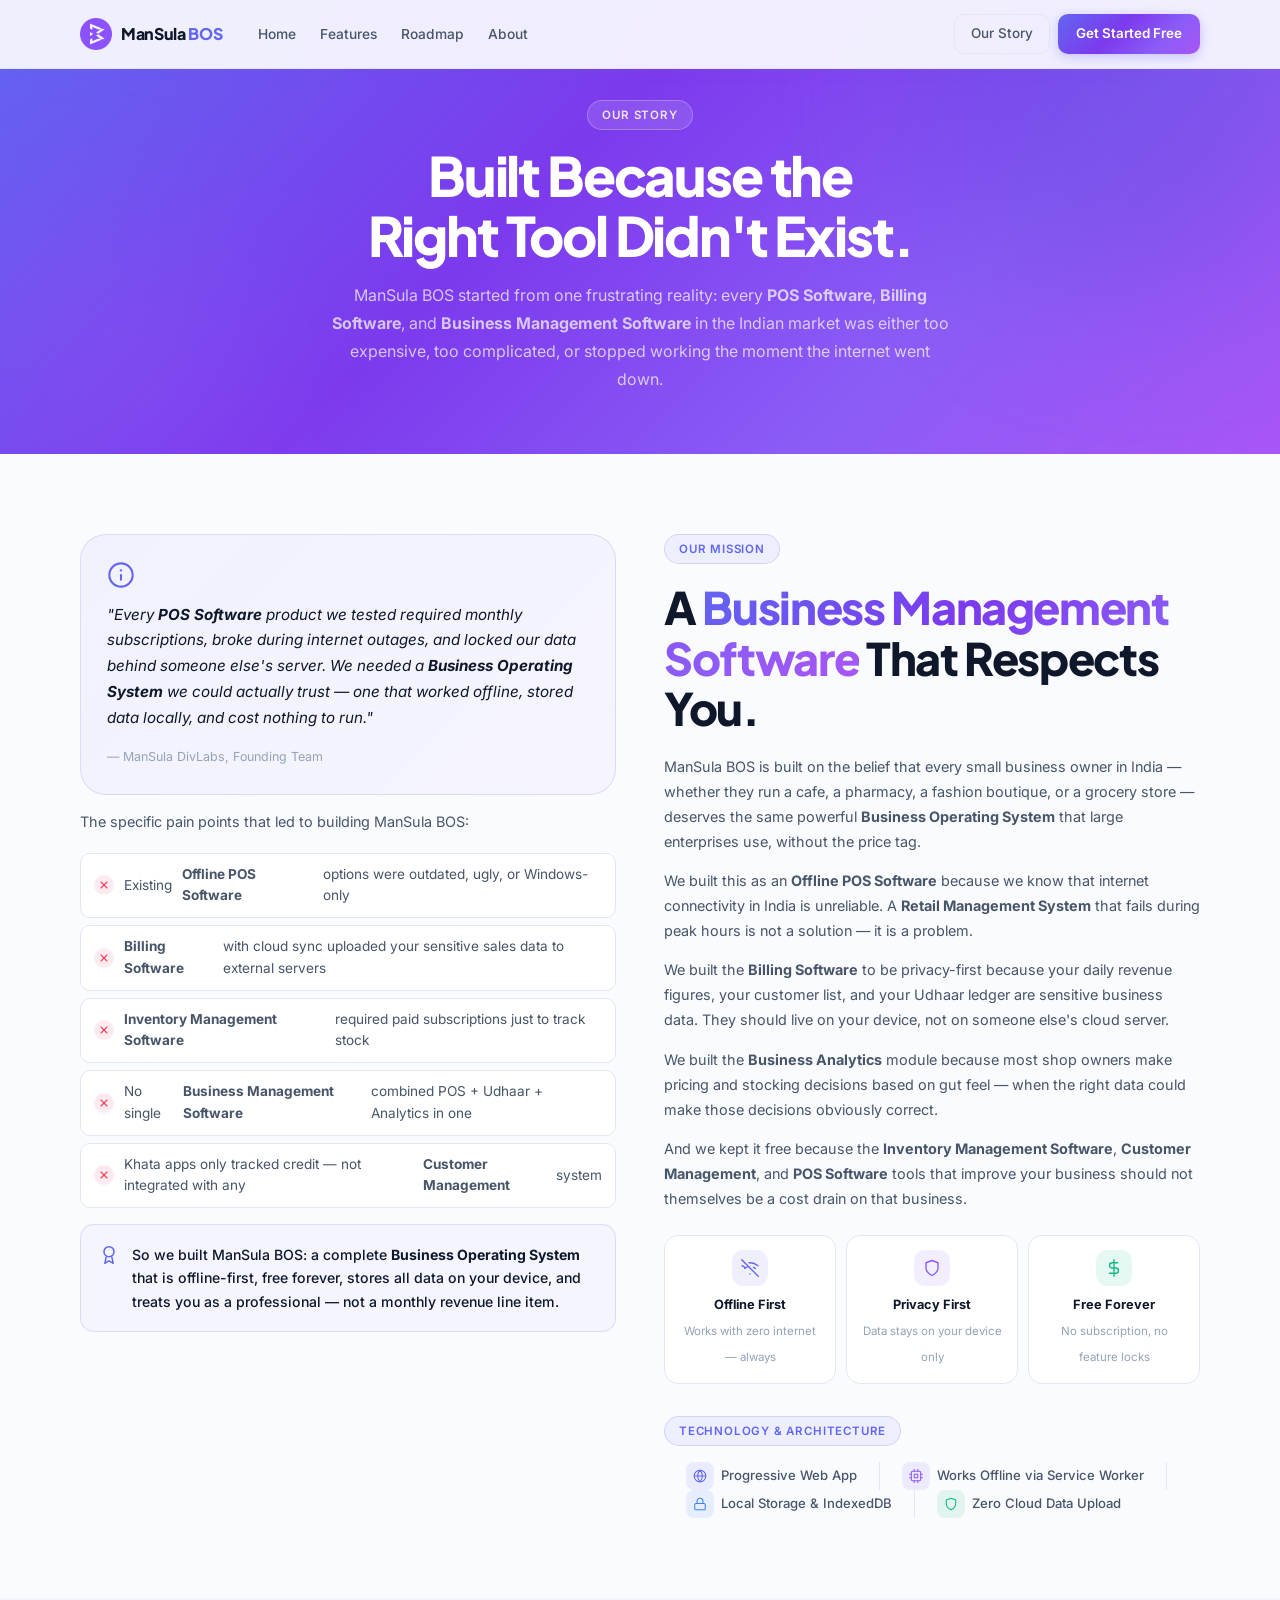
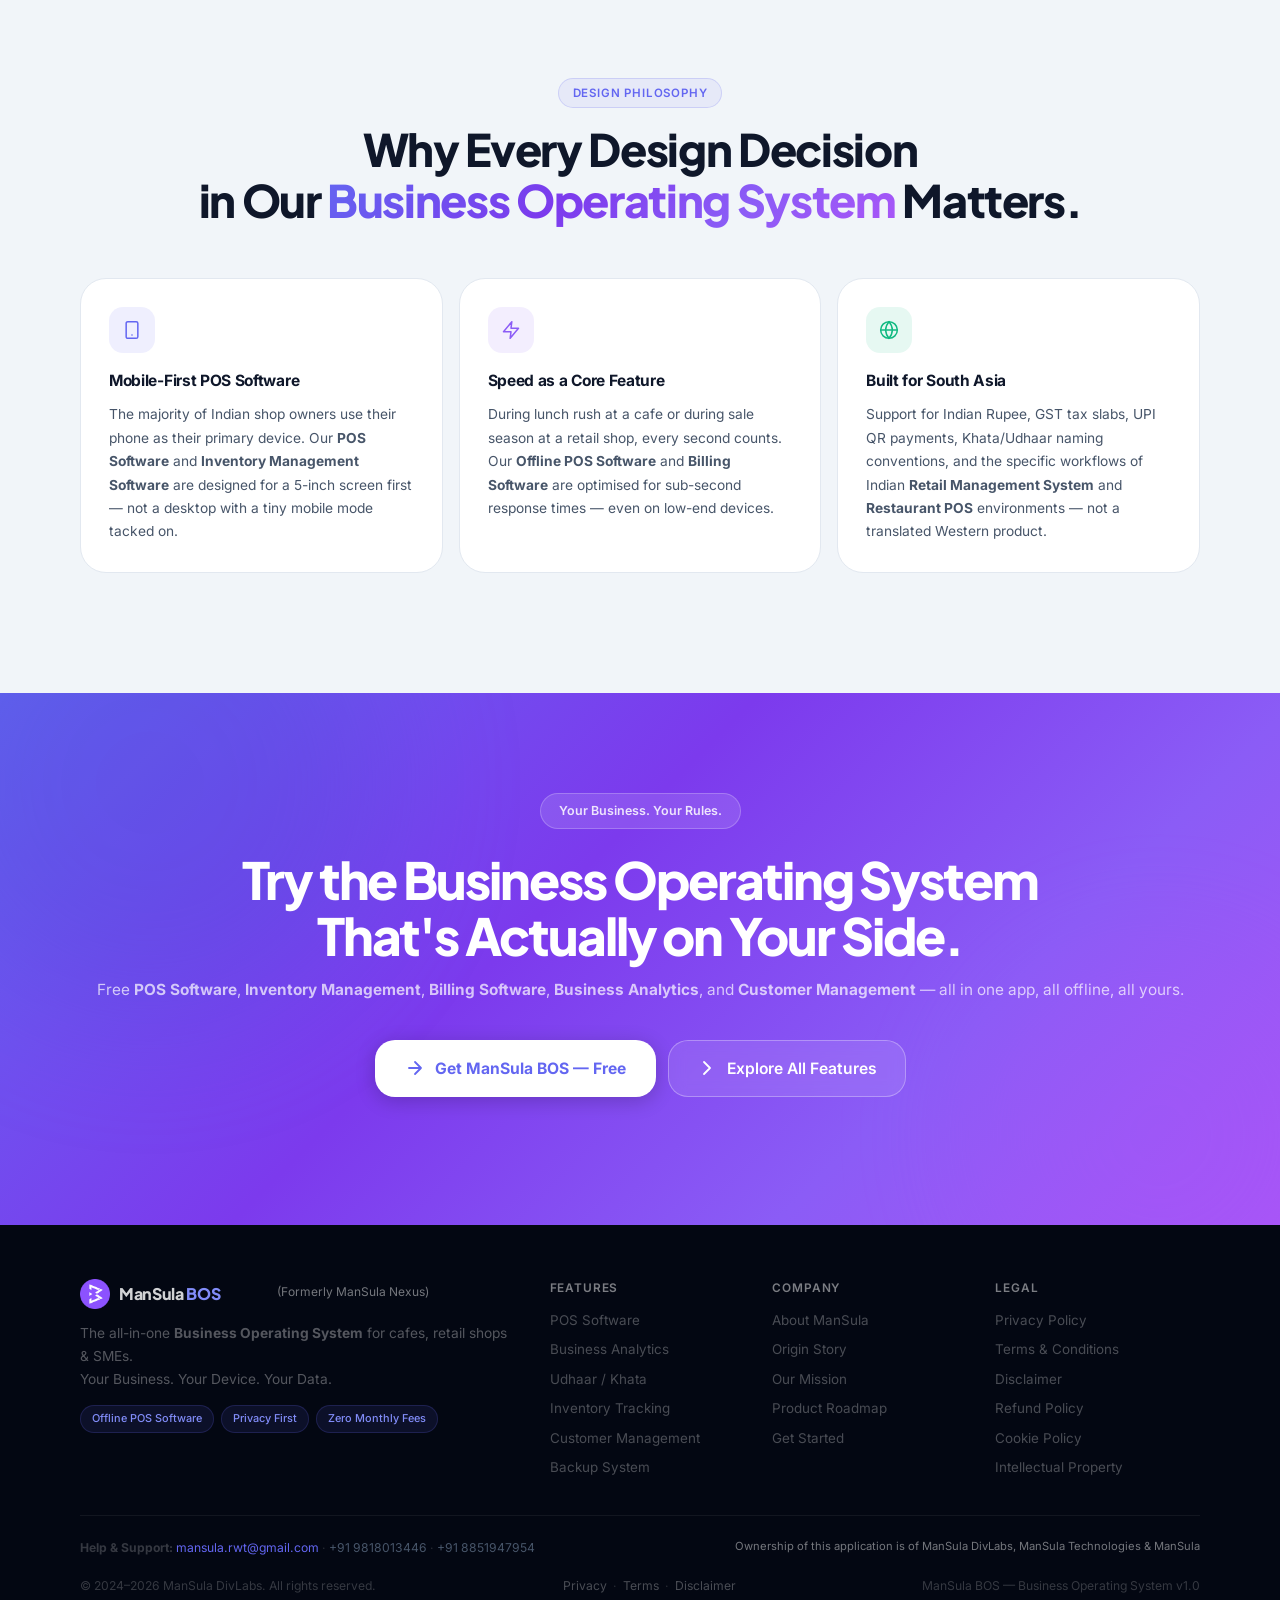
<file: about.html>
<!DOCTYPE html>
<html lang="en">
<head>
  <meta charset="UTF-8"/>
  <meta name="viewport" content="width=device-width, initial-scale=1.0"/>
  <title>About ManSula BOS — The Story Behind Our Business Operating System</title>
  <meta name="description" content="Learn why ManSula BOS was built. The origin story of an offline-first Business Operating System designed for Indian SMEs, cafes, retail shops and restaurants — free, private, and powerful."/>
  <meta name="keywords" content="ManSula BOS about, Business Operating System story, offline POS Software India, Business Management Software mission, Retail Management System origin, Indian SME software"/>
  <meta name="robots" content="index, follow"/>
  <link rel="canonical" href="https://mansulabos.netlify.app/about.html"/>
  <link rel="preconnect" href="https://fonts.googleapis.com"/>
  <link rel="preconnect" href="https://fonts.gstatic.com" crossorigin/>
  <link href="https://fonts.googleapis.com/css2?family=Inter:wght@300;400;500;600;700;800;900&family=Plus+Jakarta+Sans:wght@400;500;600;700;800&display=swap" rel="stylesheet"/>
  <link rel="stylesheet" href="style.css"/>

  <link rel="icon" type="image/png" href="favicon/favicon-96x96.png" sizes="96x96" />
  <link rel="icon" type="image/svg+xml" href="favicon/favicon.svg" />
  <link rel="shortcut icon" href="favicon/favicon.ico" />
  <link rel="apple-touch-icon" sizes="180x180" href="favicon/apple-touch-icon.png" />
  <meta name="apple-mobile-web-app-title" content="ManSula BOS" />
  <link rel="manifest" href="favicon/site.webmanifest" />
</head>
<body>
<div id="nav-placeholder"></div>

<!-- PAGE HERO -->
<section class="page-hero page-hero-dark">
  <div class="page-hero-orbs"><div class="ph-orb ph-o1"></div><div class="ph-orb ph-o2"></div></div>
  <div class="container page-hero-inner">
    <div class="sbadge sbadge-light">Our Story</div>
    <h1 class="page-hero-title">Built Because the<br/>Right Tool Didn't Exist.</h1>
    <p class="page-hero-sub">ManSula BOS started from one frustrating reality: every <strong>POS Software</strong>, <strong>Billing Software</strong>, and <strong>Business Management Software</strong> in the Indian market was either too expensive, too complicated, or stopped working the moment the internet went down.</p>
  </div>
</section>

<!-- STORY SECTION -->
<section class="story-section" id="story" aria-labelledby="story-heading">
  <div class="container">
    <div class="story-layout">

      <div class="story-quote-col">
        <div class="story-quote-card">
          <div class="story-quote-icon"><svg width="28" height="28"><use href="#ic-info"/></svg></div>
          <blockquote>"Every <strong>POS Software</strong> product we tested required monthly subscriptions, broke during internet outages, and locked our data behind someone else's server. We needed a <strong>Business Operating System</strong> we could actually trust — one that worked offline, stored data locally, and cost nothing to run."</blockquote>
          <cite>— ManSula DivLabs, Founding Team</cite>
        </div>

        <div class="section-sub" style="text-align:left;margin:0 0 18px;font-size:.9rem">The specific pain points that led to building ManSula BOS:</div>
        <div class="story-pains">
          <div class="story-pain"><div class="sp-icon"><svg width="12" height="12"><use href="#ic-x"/></svg></div>Existing <strong>Offline POS Software</strong> options were outdated, ugly, or Windows-only</div>
          <div class="story-pain"><div class="sp-icon"><svg width="12" height="12"><use href="#ic-x"/></svg></div><strong>Billing Software</strong> with cloud sync uploaded your sensitive sales data to external servers</div>
          <div class="story-pain"><div class="sp-icon"><svg width="12" height="12"><use href="#ic-x"/></svg></div><strong>Inventory Management Software</strong> required paid subscriptions just to track stock</div>
          <div class="story-pain"><div class="sp-icon"><svg width="12" height="12"><use href="#ic-x"/></svg></div>No single <strong>Business Management Software</strong> combined POS + Udhaar + Analytics in one</div>
          <div class="story-pain"><div class="sp-icon"><svg width="12" height="12"><use href="#ic-x"/></svg></div>Khata apps only tracked credit — not integrated with any <strong>Customer Management</strong> system</div>
        </div>

        <div class="story-mission-card">
          <div class="smc-icon"><svg width="20" height="20"><use href="#ic-award"/></svg></div>
          <p>So we built ManSula BOS: a complete <strong>Business Operating System</strong> that is offline-first, free forever, stores all data on your device, and treats you as a professional — not a monthly revenue line item.</p>
        </div>
      </div>

      <div class="story-text-col" id="mission">
        <div class="sbadge" style="margin-bottom:18px">Our Mission</div>
        <h2 class="section-title" id="story-heading" style="text-align:left;margin-bottom:20px">A <span class="gradient-text">Business Management Software</span> That Respects You.</h2>
        <p>ManSula BOS is built on the belief that every small business owner in India — whether they run a cafe, a pharmacy, a fashion boutique, or a grocery store — deserves the same powerful <strong>Business Operating System</strong> that large enterprises use, without the price tag.</p>
        <p>We built this as an <strong>Offline POS Software</strong> because we know that internet connectivity in India is unreliable. A <strong>Retail Management System</strong> that fails during peak hours is not a solution — it is a problem.</p>
        <p>We built the <strong>Billing Software</strong> to be privacy-first because your daily revenue figures, your customer list, and your Udhaar ledger are sensitive business data. They should live on your device, not on someone else's cloud server.</p>
        <p>We built the <strong>Business Analytics</strong> module because most shop owners make pricing and stocking decisions based on gut feel — when the right data could make those decisions obviously correct.</p>
        <p>And we kept it free because the <strong>Inventory Management Software</strong>, <strong>Customer Management</strong>, and <strong>POS Software</strong> tools that improve your business should not themselves be a cost drain on that business.</p>

        <div class="story-3-pillars">
          <div class="s3p" data-fade data-fade-delay="0">
            <div class="s3p-icon s3p-indigo"><svg width="18" height="18"><use href="#ic-wifi-off"/></svg></div>
            <strong>Offline First</strong>
            <span>Works with zero internet — always</span>
          </div>
          <div class="s3p" data-fade data-fade-delay="80">
            <div class="s3p-icon s3p-purple"><svg width="18" height="18"><use href="#ic-shield"/></svg></div>
            <strong>Privacy First</strong>
            <span>Data stays on your device only</span>
          </div>
          <div class="s3p" data-fade data-fade-delay="160">
            <div class="s3p-icon s3p-emerald"><svg width="18" height="18"><use href="#ic-dollar"/></svg></div>
            <strong>Free Forever</strong>
            <span>No subscription, no feature locks</span>
          </div>
        </div>

        <div style="margin-top:32px">
          <div class="sbadge" style="margin-bottom:16px">Technology &amp; Architecture</div>
          <div class="tech-strip-badges" style="justify-content:flex-start;flex-wrap:wrap;gap:0">
            <div class="tsb"><div class="tsb-icon tsb-indigo"><svg width="14" height="14"><use href="#ic-globe"/></svg></div>Progressive Web App</div>
            <div class="tsb-sep"></div>
            <div class="tsb"><div class="tsb-icon tsb-purple"><svg width="14" height="14"><use href="#ic-cpu"/></svg></div>Works Offline via Service Worker</div>
            <div class="tsb-sep"></div>
            <div class="tsb"><div class="tsb-icon tsb-blue"><svg width="14" height="14"><use href="#ic-lock"/></svg></div>Local Storage &amp; IndexedDB</div>
            <div class="tsb-sep"></div>
            <div class="tsb"><div class="tsb-icon tsb-emerald"><svg width="14" height="14"><use href="#ic-shield"/></svg></div>Zero Cloud Data Upload</div>
          </div>
        </div>
      </div>

    </div>
  </div>
</section>

<!-- PILLARS DETAIL -->
<section class="trust-section" style="background:var(--bg-raised)" aria-labelledby="pillars-heading">
  <div class="container">
    <div class="section-header">
      <div class="sbadge">Design Philosophy</div>
      <h2 class="section-title" id="pillars-heading">Why Every Design Decision<br/>in Our <span class="gradient-text">Business Operating System</span> Matters.</h2>
    </div>
    <div class="trust-cards">
      <div class="tc-card" data-fade data-fade-delay="0">
        <div class="tc-icon tc-indigo"><svg width="20" height="20"><use href="#ic-smartphone"/></svg></div>
        <h3>Mobile-First POS Software</h3>
        <p>The majority of Indian shop owners use their phone as their primary device. Our <strong>POS Software</strong> and <strong>Inventory Management Software</strong> are designed for a 5-inch screen first — not a desktop with a tiny mobile mode tacked on.</p>
      </div>
      <div class="tc-card" data-fade data-fade-delay="80">
        <div class="tc-icon tc-purple"><svg width="20" height="20"><use href="#ic-zap"/></svg></div>
        <h3>Speed as a Core Feature</h3>
        <p>During lunch rush at a cafe or during sale season at a retail shop, every second counts. Our <strong>Offline POS Software</strong> and <strong>Billing Software</strong> are optimised for sub-second response times — even on low-end devices.</p>
      </div>
      <div class="tc-card" data-fade data-fade-delay="160">
        <div class="tc-icon tc-emerald"><svg width="20" height="20"><use href="#ic-globe"/></svg></div>
        <h3>Built for South Asia</h3>
        <p>Support for Indian Rupee, GST tax slabs, UPI QR payments, Khata/Udhaar naming conventions, and the specific workflows of Indian <strong>Retail Management System</strong> and <strong>Restaurant POS</strong> environments — not a translated Western product.</p>
      </div>
    </div>
  </div>
</section>

<!-- CTA -->
<section class="cta-section" aria-label="Start using ManSula BOS">
  <div class="cta-orbs"><div class="cta-o co1"></div><div class="cta-o co2"></div></div>
  <div class="container cta-inner">
    <div class="cta-badge-pill">Your Business. Your Rules.</div>
    <h2 class="cta-title">Try the Business Operating System<br/>That's Actually on Your Side.</h2>
    <p class="cta-sub">Free <strong>POS Software</strong>, <strong>Inventory Management</strong>, <strong>Billing Software</strong>, <strong>Business Analytics</strong>, and <strong>Customer Management</strong> — all in one app, all offline, all yours.</p>
    <div class="cta-btns">
      <button class="cta-btn-primary" onclick="window.open('https://mansula-bos.netlify.app/', '_blank')">
        <svg width="20" height="20"><use href="#ic-arrow-r"/></svg>Get ManSula BOS — Free
      </button>
      <a href="features.html" class="cta-btn-ghost">
        <svg width="20" height="20"><use href="#ic-chevron-r"/></svg>Explore All Features
      </a>
    </div>
  </div>
</section>

<div id="footer-placeholder"></div>
<script src="shared.js"></script>
<script src="script.js"></script>
</body>
</html>
</file>
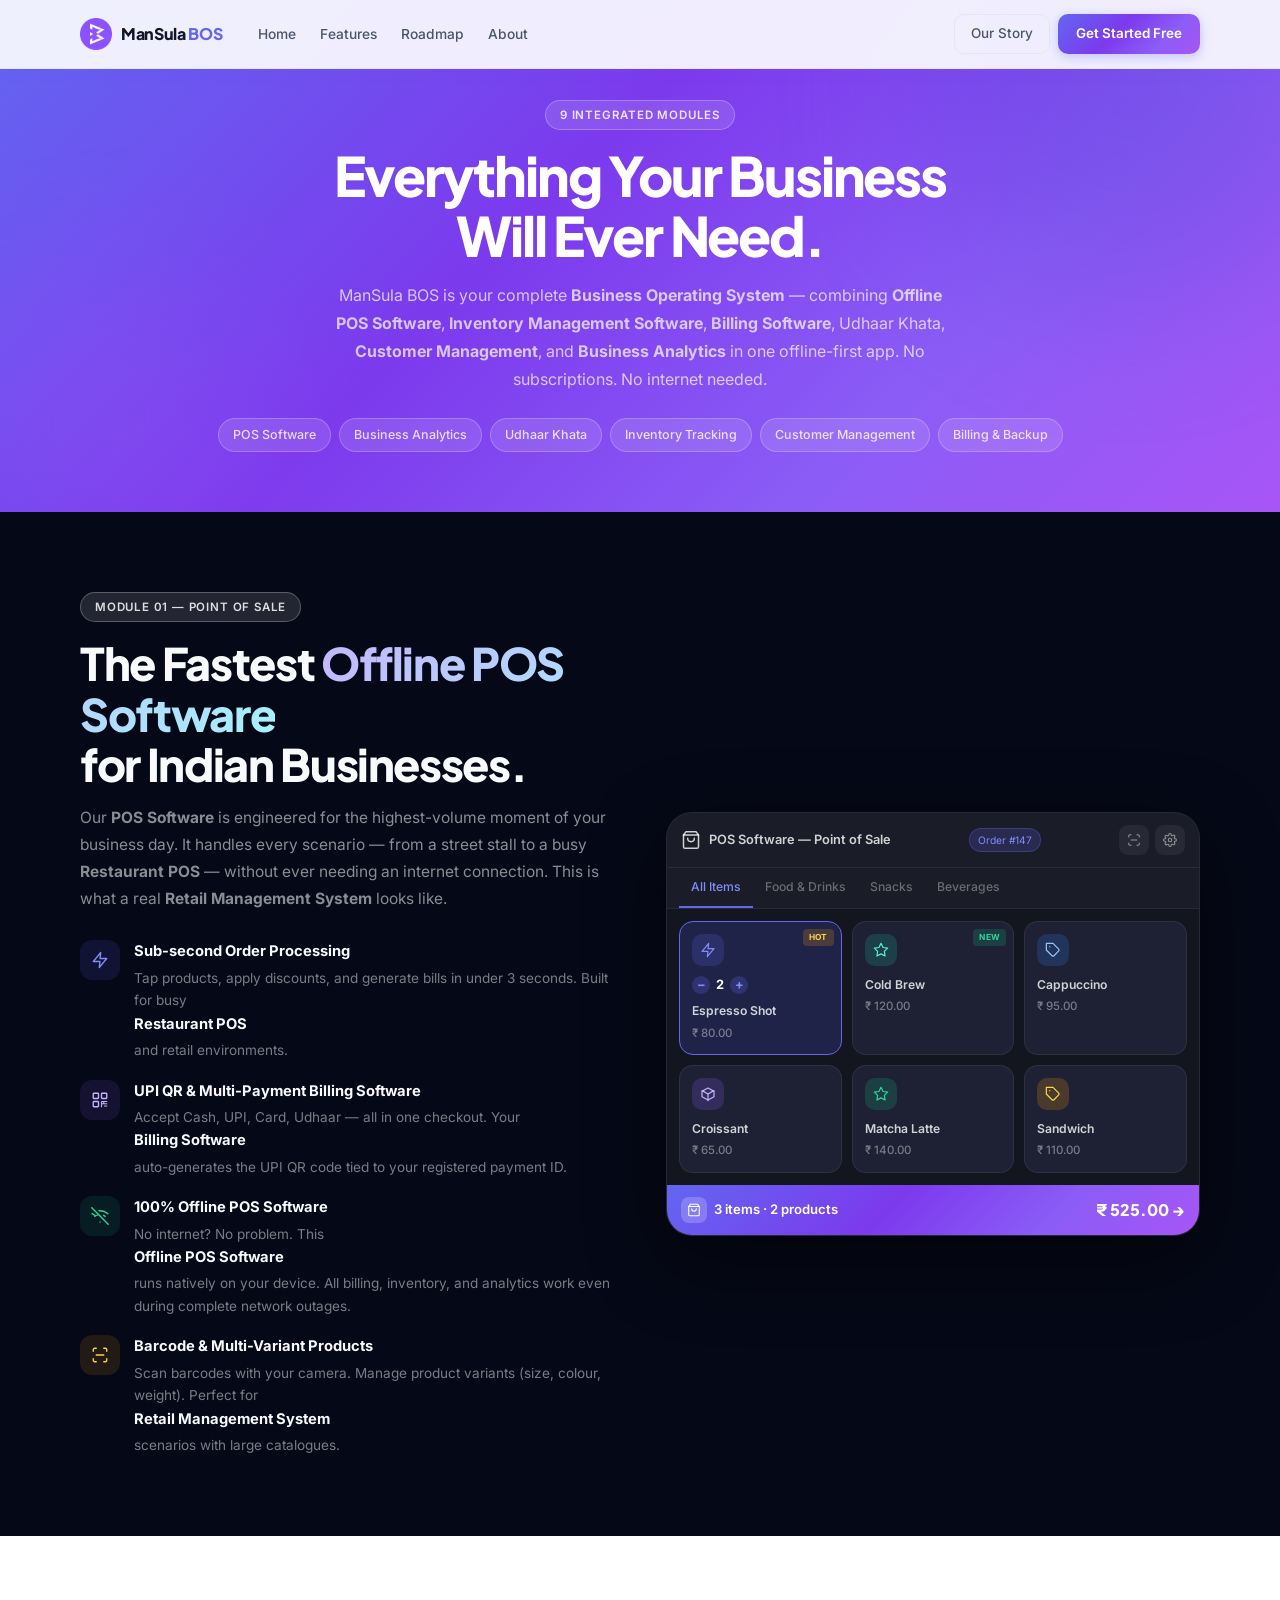
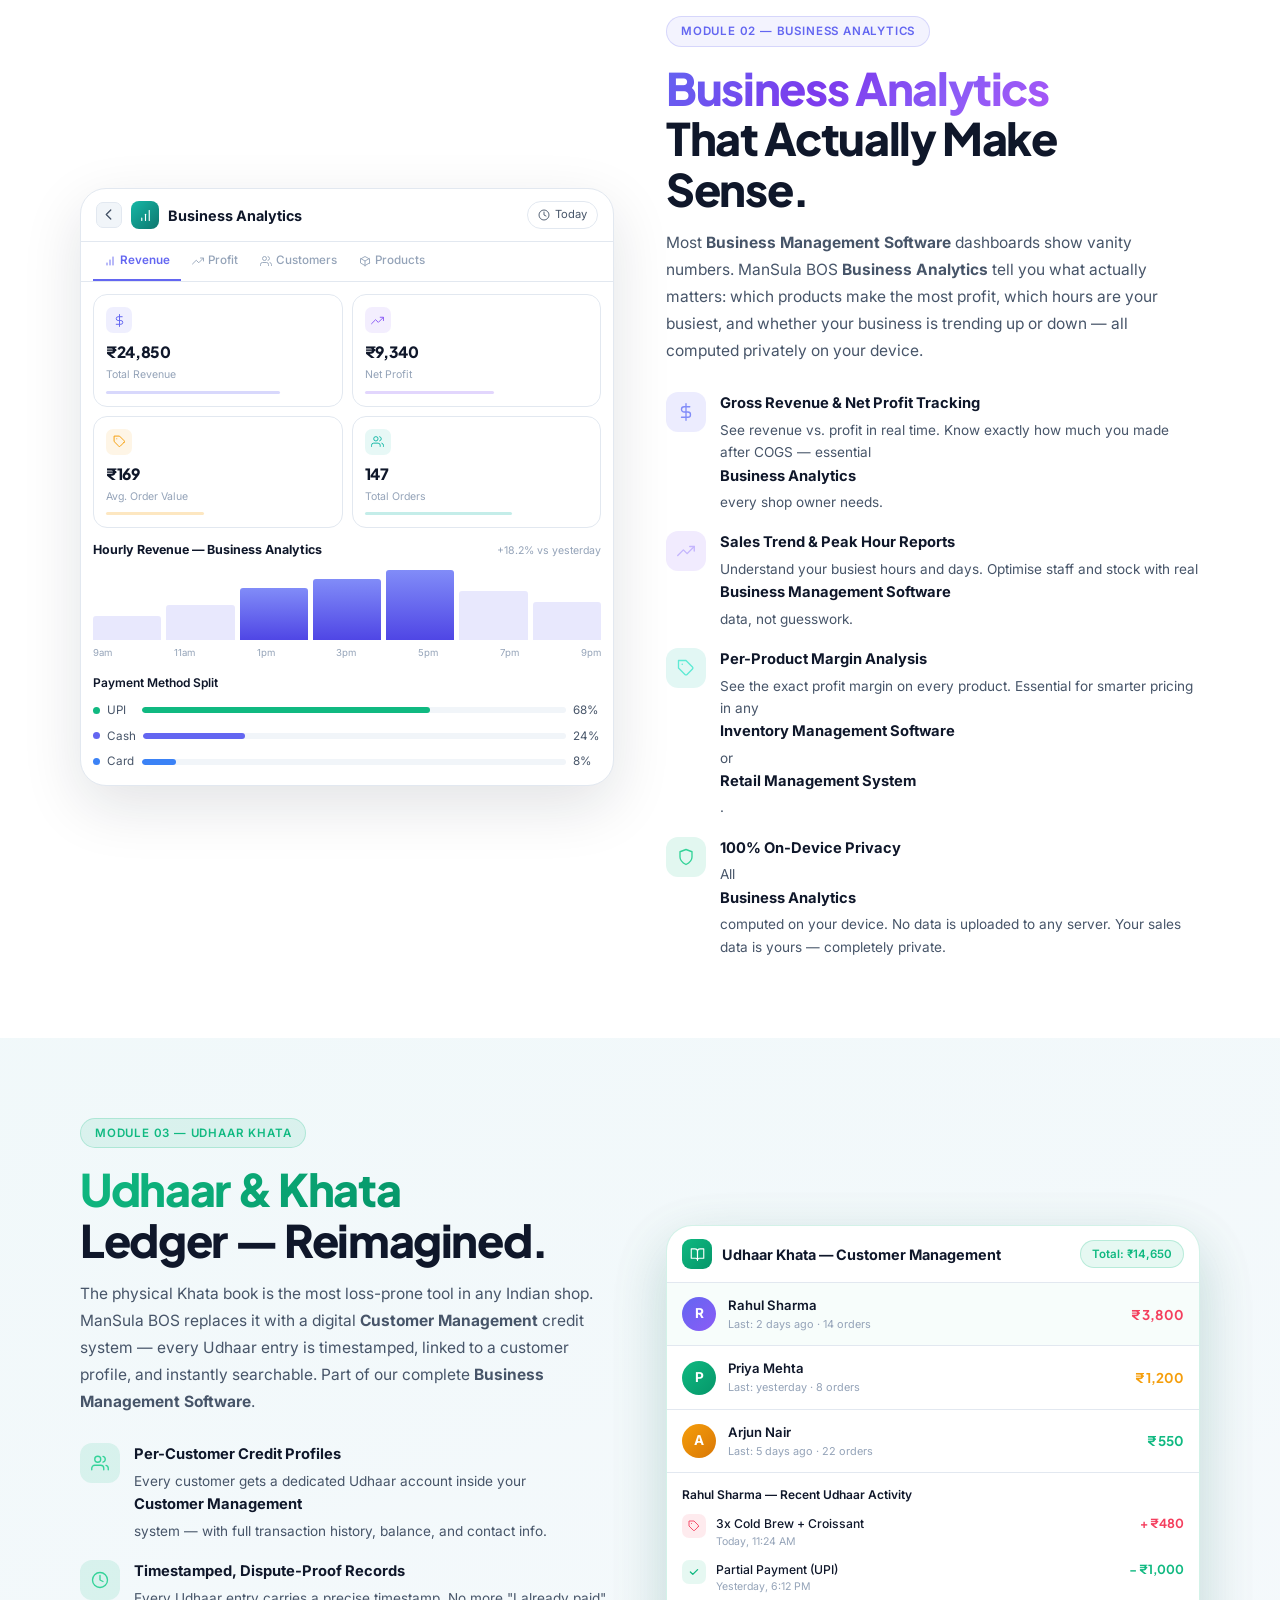
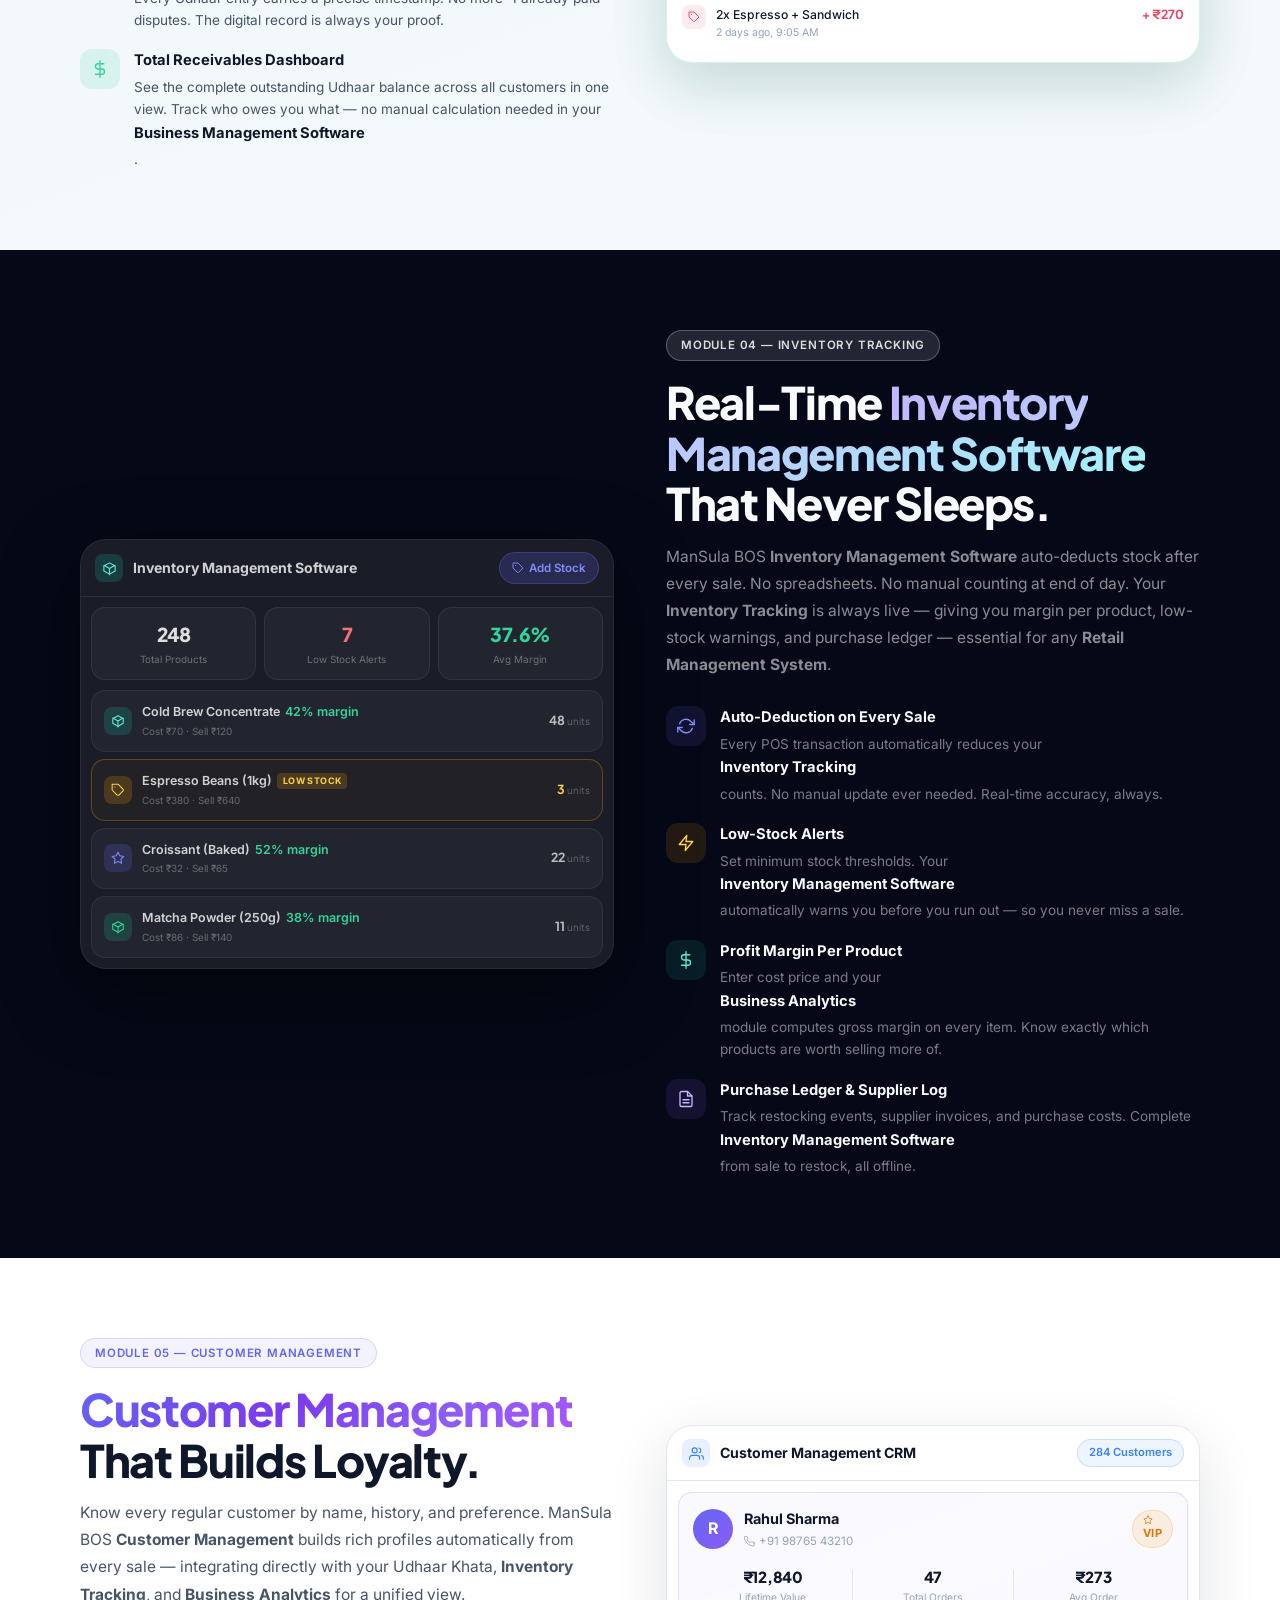
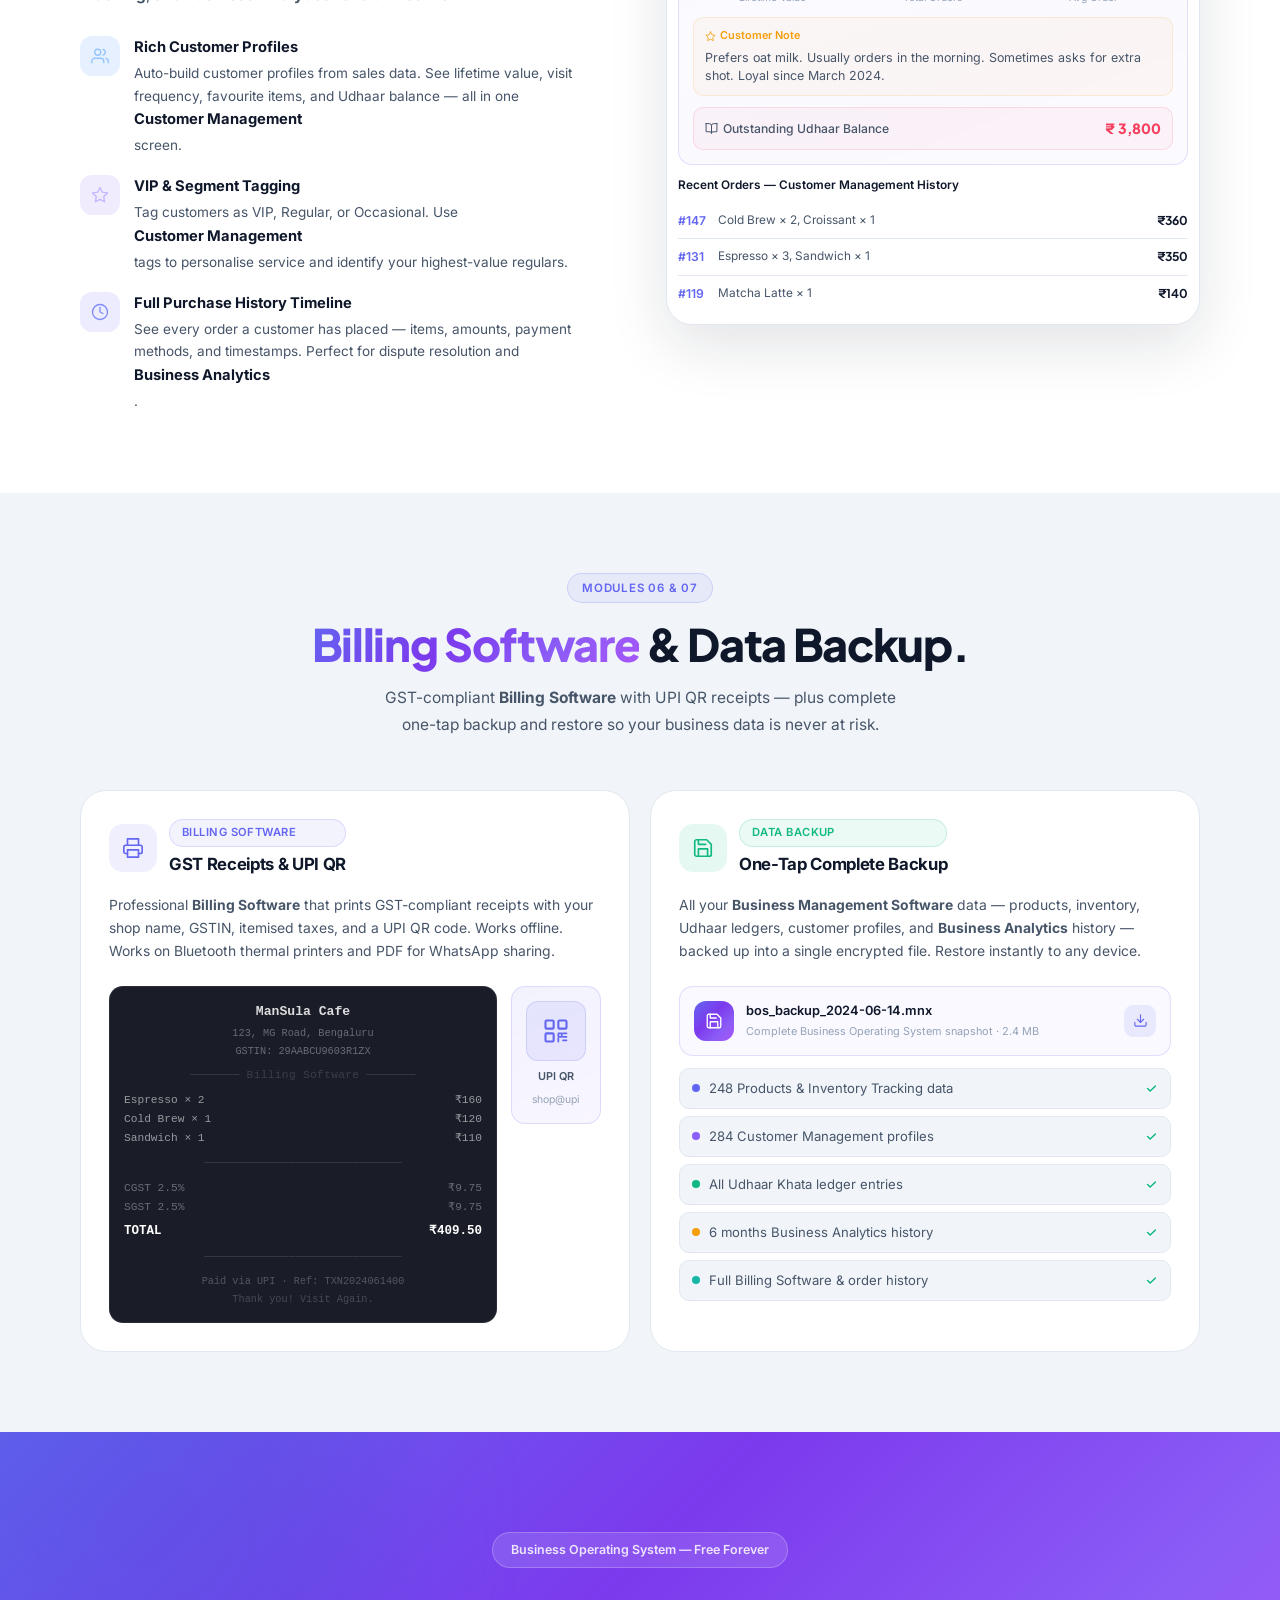
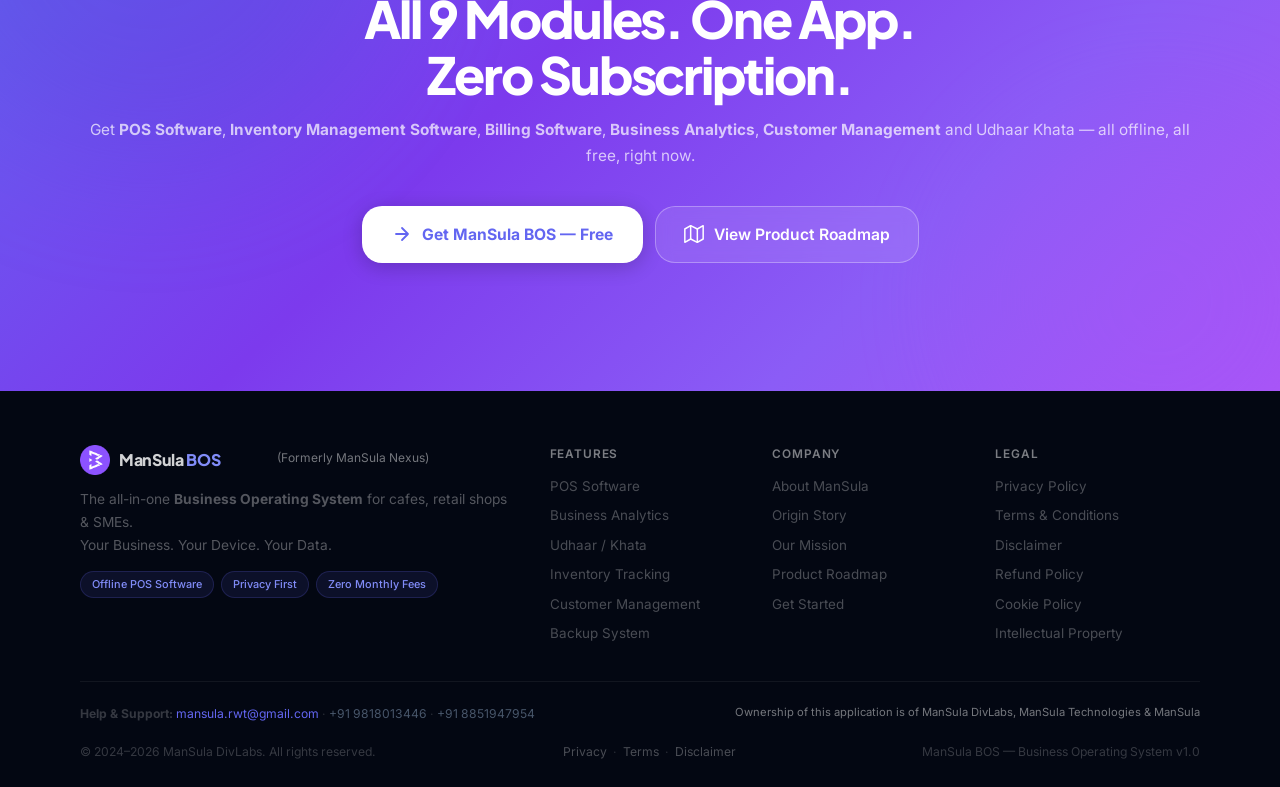
<file: features.html>
<!DOCTYPE html>
<html lang="en">
<head>
  <meta charset="UTF-8"/>
  <meta name="viewport" content="width=device-width, initial-scale=1.0"/>
  <title>Features — POS Software, Inventory Management, Billing & Business Analytics | ManSula BOS</title>
  <meta name="description" content="Explore ManSula BOS features: Offline POS Software, Inventory Management Software, GST Billing Software, Udhaar Khata Ledger, Customer Management CRM, and live Business Analytics — all in one Business Operating System."/>
  <meta name="keywords" content="ManSula BOS, MS BOS, ManSula Business Operating System, ManSula Nexus features, POS Software features, Inventory Management Software, Billing Software GST, Offline POS Software, Retail Management System features, Restaurant POS, Inventory Tracking, Customer Management CRM, Business Analytics dashboard, Udhaar Khata digital"/>
  <meta name="robots" content="index, follow"/>
  <link rel="canonical" href="https://mansulabos.netlify.app/features.html"/>
  <meta property="og:title" content="Features — ManSula BOS Business Operating System"/>
  <meta property="og:description" content="Complete feature guide: Offline POS Software, Inventory Management, GST Billing, Udhaar Khata, Customer CRM, and Business Analytics."/>
  <link rel="preconnect" href="https://fonts.googleapis.com"/>
  <link rel="preconnect" href="https://fonts.gstatic.com" crossorigin/>
  <link href="https://fonts.googleapis.com/css2?family=Inter:wght@300;400;500;600;700;800;900&family=Plus+Jakarta+Sans:wght@400;500;600;700;800&display=swap" rel="stylesheet"/>
  <link rel="stylesheet" href="style.css"/>

  <link rel="icon" type="image/png" href="favicon/favicon-96x96.png" sizes="96x96" />
  <link rel="icon" type="image/svg+xml" href="favicon/favicon.svg" />
  <link rel="shortcut icon" href="favicon/favicon.ico" />
  <link rel="apple-touch-icon" sizes="180x180" href="favicon/apple-touch-icon.png" />
  <meta name="apple-mobile-web-app-title" content="ManSula BOS" />
  <link rel="manifest" href="favicon/site.webmanifest" />
</head>
<body>

<div id="nav-placeholder"></div>

<!-- ═══════ PAGE HERO ═══════ -->
<section class="page-hero page-hero-dark">
  <div class="page-hero-orbs"><div class="ph-orb ph-o1"></div><div class="ph-orb ph-o2"></div></div>
  <div class="container page-hero-inner">
    <div class="sbadge sbadge-light">9 Integrated Modules</div>
    <h1 class="page-hero-title">Everything Your Business<br/>Will Ever Need.</h1>
    <p class="page-hero-sub">ManSula BOS is your complete <strong>Business Operating System</strong> — combining <strong>Offline POS Software</strong>, <strong>Inventory Management Software</strong>, <strong>Billing Software</strong>, Udhaar Khata, <strong>Customer Management</strong>, and <strong>Business Analytics</strong> in one offline-first app. No subscriptions. No internet needed.</p>
    <div class="ph-nav-pills">
      <a href="#pos" class="ph-pill">POS Software</a>
      <a href="#analytics" class="ph-pill">Business Analytics</a>
      <a href="#udhaar" class="ph-pill">Udhaar Khata</a>
      <a href="#inventory" class="ph-pill">Inventory Tracking</a>
      <a href="#crm" class="ph-pill">Customer Management</a>
      <a href="#backup" class="ph-pill">Billing &amp; Backup</a>
    </div>
  </div>
</section>

<!-- ═══════ POS SECTION ═══════ -->
<section class="module-deep dark-section" id="pos" aria-labelledby="pos-heading">
  <div class="container">
    <div class="module-deep-layout">
      <div class="md-text">
        <div class="sbadge sbadge-light">Module 01 — Point of Sale</div>
        <h2 class="section-title light-title" id="pos-heading">The Fastest <span class="ht-grad">Offline POS Software</span><br/>for Indian Businesses.</h2>
        <p class="section-sub light-sub" style="text-align:left;margin:0 0 28px">Our <strong>POS Software</strong> is engineered for the highest-volume moment of your business day. It handles every scenario — from a street stall to a busy <strong>Restaurant POS</strong> — without ever needing an internet connection. This is what a real <strong>Retail Management System</strong> looks like.</p>
        <div class="md-features">
          <div class="md-feat">
            <div class="md-feat-icon mfi-indigo"><svg width="18" height="18"><use href="#ic-zap"/></svg></div>
            <div><strong>Sub-second Order Processing</strong><p>Tap products, apply discounts, and generate bills in under 3 seconds. Built for busy <strong>Restaurant POS</strong> and retail environments.</p></div>
          </div>
          <div class="md-feat">
            <div class="md-feat-icon mfi-purple"><svg width="18" height="18"><use href="#ic-qr"/></svg></div>
            <div><strong>UPI QR &amp; Multi-Payment Billing Software</strong><p>Accept Cash, UPI, Card, Udhaar — all in one checkout. Your <strong>Billing Software</strong> auto-generates the UPI QR code tied to your registered payment ID.</p></div>
          </div>
          <div class="md-feat">
            <div class="md-feat-icon mfi-emerald"><svg width="18" height="18"><use href="#ic-wifi-off"/></svg></div>
            <div><strong>100% Offline POS Software</strong><p>No internet? No problem. This <strong>Offline POS Software</strong> runs natively on your device. All billing, inventory, and analytics work even during complete network outages.</p></div>
          </div>
          <div class="md-feat">
            <div class="md-feat-icon mfi-amber"><svg width="18" height="18"><use href="#ic-scan"/></svg></div>
            <div><strong>Barcode &amp; Multi-Variant Products</strong><p>Scan barcodes with your camera. Manage product variants (size, colour, weight). Perfect for <strong>Retail Management System</strong> scenarios with large catalogues.</p></div>
          </div>
        </div>
      </div>
      <div class="md-visual">
        <div class="pos-mock">
          <div class="pm-topbar">
            <div class="pm-logo-row"><svg width="20" height="20"><use href="#ic-cart"/></svg>POS Software — Point of Sale</div>
            <div class="pm-order-badge">Order #147</div>
            <div class="pm-actions">
              <div class="pm-icon-btn"><svg width="14" height="14"><use href="#ic-scan"/></svg></div>
              <div class="pm-icon-btn"><svg width="14" height="14"><use href="#ic-settings"/></svg></div>
            </div>
          </div>
          <div class="pm-cats">
            <div class="pm-cat active">All Items</div>
            <div class="pm-cat">Food &amp; Drinks</div>
            <div class="pm-cat">Snacks</div>
            <div class="pm-cat">Beverages</div>
          </div>
          <div class="pm-grid">
            <div class="pm-prod selected">
              <div class="pm-badge pm-pop">HOT</div>
              <div class="pm-prod-icon pi-indigo"><svg width="16" height="16"><use href="#ic-zap"/></svg></div>
              <div class="pm-qty-ctrl"><div class="pm-del">−</div><span>2</span><div class="pm-add">+</div></div>
              <div class="pm-prod-name">Espresso Shot</div>
              <div class="pm-prod-price">₹ 80.00</div>
            </div>
            <div class="pm-prod">
              <div class="pm-badge pm-new">NEW</div>
              <div class="pm-prod-icon pi-teal"><svg width="16" height="16"><use href="#ic-star"/></svg></div>
              <div class="pm-prod-name">Cold Brew</div>
              <div class="pm-prod-price">₹ 120.00</div>
            </div>
            <div class="pm-prod">
              <div class="pm-prod-icon pi-blue"><svg width="16" height="16"><use href="#ic-tag"/></svg></div>
              <div class="pm-prod-name">Cappuccino</div>
              <div class="pm-prod-price">₹ 95.00</div>
            </div>
            <div class="pm-prod">
              <div class="pm-prod-icon pi-purple"><svg width="16" height="16"><use href="#ic-box"/></svg></div>
              <div class="pm-prod-name">Croissant</div>
              <div class="pm-prod-price">₹ 65.00</div>
            </div>
            <div class="pm-prod">
              <div class="pm-prod-icon pi-emerald"><svg width="16" height="16"><use href="#ic-star"/></svg></div>
              <div class="pm-prod-name">Matcha Latte</div>
              <div class="pm-prod-price">₹ 140.00</div>
            </div>
            <div class="pm-prod">
              <div class="pm-prod-icon pi-amber"><svg width="16" height="16"><use href="#ic-tag"/></svg></div>
              <div class="pm-prod-name">Sandwich</div>
              <div class="pm-prod-price">₹ 110.00</div>
            </div>
          </div>
          <div class="pm-cart-bar">
            <div class="pm-cart-info"><div class="pm-cart-icon"><svg width="14" height="14"><use href="#ic-cart"/></svg></div>3 items · 2 products</div>
            <div class="pm-cart-total">₹ 525.00 →</div>
          </div>
        </div>
      </div>
    </div>
  </div>
</section>

<!-- ═══════ ANALYTICS ═══════ -->
<section class="module-deep light-section" id="analytics" aria-labelledby="analytics-heading">
  <div class="container">
    <div class="module-deep-layout reverse">
      <div class="md-text">
        <div class="sbadge">Module 02 — Business Analytics</div>
        <h2 class="section-title" id="analytics-heading"><span class="gradient-text">Business Analytics</span><br/>That Actually Make Sense.</h2>
        <p class="section-sub" style="text-align:left;margin:0 0 28px">Most <strong>Business Management Software</strong> dashboards show vanity numbers. ManSula BOS <strong>Business Analytics</strong> tell you what actually matters: which products make the most profit, which hours are your busiest, and whether your business is trending up or down — all computed privately on your device.</p>
        <div class="md-features">
          <div class="md-feat">
            <div class="md-feat-icon mfi-indigo"><svg width="18" height="18"><use href="#ic-dollar"/></svg></div>
            <div><strong>Gross Revenue &amp; Net Profit Tracking</strong><p>See revenue vs. profit in real time. Know exactly how much you made after COGS — essential <strong>Business Analytics</strong> every shop owner needs.</p></div>
          </div>
          <div class="md-feat">
            <div class="md-feat-icon mfi-purple"><svg width="18" height="18"><use href="#ic-trend"/></svg></div>
            <div><strong>Sales Trend &amp; Peak Hour Reports</strong><p>Understand your busiest hours and days. Optimise staff and stock with real <strong>Business Management Software</strong> data, not guesswork.</p></div>
          </div>
          <div class="md-feat">
            <div class="md-feat-icon mfi-teal"><svg width="18" height="18"><use href="#ic-tag"/></svg></div>
            <div><strong>Per-Product Margin Analysis</strong><p>See the exact profit margin on every product. Essential for smarter pricing in any <strong>Inventory Management Software</strong> or <strong>Retail Management System</strong>.</p></div>
          </div>
          <div class="md-feat">
            <div class="md-feat-icon mfi-emerald"><svg width="18" height="18"><use href="#ic-shield"/></svg></div>
            <div><strong>100% On-Device Privacy</strong><p>All <strong>Business Analytics</strong> computed on your device. No data is uploaded to any server. Your sales data is yours — completely private.</p></div>
          </div>
        </div>
      </div>
      <div class="md-visual">
        <div class="ana-mock">
          <div class="am-topbar">
            <div class="am-back"><svg width="15" height="15"><use href="#ic-chevron-r"/></svg></div>
            <div class="am-icon-badge"><svg width="15" height="15"><use href="#ic-chart"/></svg></div>
            <div class="am-title">Business Analytics</div>
            <div class="am-date-pill"><svg width="12" height="12"><use href="#ic-clock"/></svg>Today</div>
          </div>
          <div class="am-tabs">
            <div class="am-tab active"><svg width="12" height="12"><use href="#ic-chart"/></svg>Revenue</div>
            <div class="am-tab"><svg width="12" height="12"><use href="#ic-trend"/></svg>Profit</div>
            <div class="am-tab"><svg width="12" height="12"><use href="#ic-users"/></svg>Customers</div>
            <div class="am-tab"><svg width="12" height="12"><use href="#ic-box"/></svg>Products</div>
          </div>
          <div class="am-metrics">
            <div class="am-metric"><div class="amm-icon amm-i"><svg width="13" height="13"><use href="#ic-dollar"/></svg></div><div class="amm-val">₹24,850</div><div class="amm-lbl">Total Revenue</div><div class="amm-bar amm-indigo" style="width:78%"></div></div>
            <div class="am-metric"><div class="amm-icon amm-p"><svg width="13" height="13"><use href="#ic-trend"/></svg></div><div class="amm-val">₹9,340</div><div class="amm-lbl">Net Profit</div><div class="amm-bar amm-purple" style="width:58%"></div></div>
            <div class="am-metric"><div class="amm-icon amm-a"><svg width="13" height="13"><use href="#ic-tag"/></svg></div><div class="amm-val">₹169</div><div class="amm-lbl">Avg. Order Value</div><div class="amm-bar amm-amber" style="width:44%"></div></div>
            <div class="am-metric"><div class="amm-icon amm-t"><svg width="13" height="13"><use href="#ic-users"/></svg></div><div class="amm-val">147</div><div class="amm-lbl">Total Orders</div><div class="amm-bar amm-teal" style="width:66%"></div></div>
          </div>
          <div class="am-chart">
            <div class="am-chart-head"><span>Hourly Revenue — Business Analytics</span><span class="am-chart-sub">+18.2% vs yesterday</span></div>
            <div class="am-chart-bars">
              <div class="amcb-g"><div class="amcb" style="height:35%"></div></div>
              <div class="amcb-g"><div class="amcb" style="height:50%"></div></div>
              <div class="amcb-g"><div class="amcb amcb-top" style="height:75%"></div></div>
              <div class="amcb-g"><div class="amcb amcb-top" style="height:88%"></div></div>
              <div class="amcb-g"><div class="amcb amcb-top" style="height:100%"></div></div>
              <div class="amcb-g"><div class="amcb" style="height:70%"></div></div>
              <div class="amcb-g"><div class="amcb" style="height:55%"></div></div>
            </div>
            <div class="am-chart-labels"><span>9am</span><span>11am</span><span>1pm</span><span>3pm</span><span>5pm</span><span>7pm</span><span>9pm</span></div>
          </div>
          <div class="am-split">
            <div class="am-split-title">Payment Method Split</div>
            <div class="am-split-rows">
              <div class="am-split-row"><div class="am-dot dot-e"></div><span>UPI</span><div class="am-split-track"><div class="am-fill" style="width:68%"></div></div><span>68%</span></div>
              <div class="am-split-row"><div class="am-dot dot-i"></div><span>Cash</span><div class="am-split-track"><div class="am-fill am-fill-i" style="width:24%"></div></div><span>24%</span></div>
              <div class="am-split-row"><div class="am-dot dot-b"></div><span>Card</span><div class="am-split-track"><div class="am-fill am-fill-b" style="width:8%"></div></div><span>8%</span></div>
            </div>
          </div>
        </div>
      </div>
    </div>
  </div>
</section>

<!-- ═══════ UDHAAR ═══════ -->
<section class="module-deep udhaar-section" id="udhaar" aria-labelledby="udhaar-heading">
  <div class="container">
    <div class="module-deep-layout">
      <div class="md-text">
        <div class="sbadge sbadge-emerald">Module 03 — Udhaar Khata</div>
        <h2 class="section-title" id="udhaar-heading"><span class="gradient-text-emerald">Udhaar &amp; Khata</span><br/>Ledger — Reimagined.</h2>
        <p class="section-sub" style="text-align:left;margin:0 0 28px">The physical Khata book is the most loss-prone tool in any Indian shop. ManSula BOS replaces it with a digital <strong>Customer Management</strong> credit system — every Udhaar entry is timestamped, linked to a customer profile, and instantly searchable. Part of our complete <strong>Business Management Software</strong>.</p>
        <div class="md-features">
          <div class="md-feat">
            <div class="md-feat-icon mfi-emerald"><svg width="18" height="18"><use href="#ic-users"/></svg></div>
            <div><strong>Per-Customer Credit Profiles</strong><p>Every customer gets a dedicated Udhaar account inside your <strong>Customer Management</strong> system — with full transaction history, balance, and contact info.</p></div>
          </div>
          <div class="md-feat">
            <div class="md-feat-icon mfi-emerald"><svg width="18" height="18"><use href="#ic-clock"/></svg></div>
            <div><strong>Timestamped, Dispute-Proof Records</strong><p>Every Udhaar entry carries a precise timestamp. No more "I already paid" disputes. The digital record is always your proof.</p></div>
          </div>
          <div class="md-feat">
            <div class="md-feat-icon mfi-emerald"><svg width="18" height="18"><use href="#ic-dollar"/></svg></div>
            <div><strong>Total Receivables Dashboard</strong><p>See the complete outstanding Udhaar balance across all customers in one view. Track who owes you what — no manual calculation needed in your <strong>Business Management Software</strong>.</p></div>
          </div>
        </div>
      </div>
      <div class="md-visual">
        <div class="udhaar-mock">
          <div class="um-header">
            <div class="um-icon-badge"><svg width="15" height="15"><use href="#ic-book"/></svg></div>
            <div class="um-title">Udhaar Khata — Customer Management</div>
            <div class="um-total-pill">Total: ₹14,650</div>
          </div>
          <div class="um-customers">
            <div class="um-customer active-cust">
              <div class="um-avatar" style="background:linear-gradient(135deg,#6366F1,#8B5CF6)">R</div>
              <div><div class="um-cust-name">Rahul Sharma</div><div class="um-cust-meta">Last: 2 days ago · 14 orders</div></div>
              <div class="um-balance bal-high">₹ 3,800</div>
            </div>
            <div class="um-customer">
              <div class="um-avatar" style="background:linear-gradient(135deg,#10B981,#059669)">P</div>
              <div><div class="um-cust-name">Priya Mehta</div><div class="um-cust-meta">Last: yesterday · 8 orders</div></div>
              <div class="um-balance bal-mid">₹ 1,200</div>
            </div>
            <div class="um-customer">
              <div class="um-avatar" style="background:linear-gradient(135deg,#F59E0B,#D97706)">A</div>
              <div><div class="um-cust-name">Arjun Nair</div><div class="um-cust-meta">Last: 5 days ago · 22 orders</div></div>
              <div class="um-balance bal-low">₹ 550</div>
            </div>
          </div>
          <div class="um-history">
            <div class="um-history-title">Rahul Sharma — Recent Udhaar Activity</div>
            <div class="um-hist-item">
              <div class="um-hist-icon um-hist-red"><svg width="12" height="12"><use href="#ic-tag"/></svg></div>
              <div><div class="um-hist-desc">3x Cold Brew + Croissant</div><div class="um-hist-date">Today, 11:24 AM</div></div>
              <div class="um-hist-amt red-amt">+ ₹480</div>
            </div>
            <div class="um-hist-item">
              <div class="um-hist-icon um-hist-green"><svg width="12" height="12"><use href="#ic-check"/></svg></div>
              <div><div class="um-hist-desc">Partial Payment (UPI)</div><div class="um-hist-date">Yesterday, 6:12 PM</div></div>
              <div class="um-hist-amt grn-amt">− ₹1,000</div>
            </div>
            <div class="um-hist-item">
              <div class="um-hist-icon um-hist-red"><svg width="12" height="12"><use href="#ic-tag"/></svg></div>
              <div><div class="um-hist-desc">2x Espresso + Sandwich</div><div class="um-hist-date">2 days ago, 9:05 AM</div></div>
              <div class="um-hist-amt red-amt">+ ₹270</div>
            </div>
          </div>
        </div>
      </div>
    </div>
  </div>
</section>

<!-- ═══════ INVENTORY ═══════ -->
<section class="module-deep dark-section" id="inventory" aria-labelledby="inv-heading">
  <div class="container">
    <div class="module-deep-layout reverse">
      <div class="md-text">
        <div class="sbadge sbadge-light">Module 04 — Inventory Tracking</div>
        <h2 class="section-title light-title" id="inv-heading">Real-Time <span class="ht-grad">Inventory Management Software</span><br/>That Never Sleeps.</h2>
        <p class="section-sub light-sub" style="text-align:left;margin:0 0 28px">ManSula BOS <strong>Inventory Management Software</strong> auto-deducts stock after every sale. No spreadsheets. No manual counting at end of day. Your <strong>Inventory Tracking</strong> is always live — giving you margin per product, low-stock warnings, and purchase ledger — essential for any <strong>Retail Management System</strong>.</p>
        <div class="md-features">
          <div class="md-feat">
            <div class="md-feat-icon mfi-indigo"><svg width="18" height="18"><use href="#ic-refresh"/></svg></div>
            <div><strong>Auto-Deduction on Every Sale</strong><p>Every POS transaction automatically reduces your <strong>Inventory Tracking</strong> counts. No manual update ever needed. Real-time accuracy, always.</p></div>
          </div>
          <div class="md-feat">
            <div class="md-feat-icon mfi-amber"><svg width="18" height="18"><use href="#ic-zap"/></svg></div>
            <div><strong>Low-Stock Alerts</strong><p>Set minimum stock thresholds. Your <strong>Inventory Management Software</strong> automatically warns you before you run out — so you never miss a sale.</p></div>
          </div>
          <div class="md-feat">
            <div class="md-feat-icon mfi-teal"><svg width="18" height="18"><use href="#ic-dollar"/></svg></div>
            <div><strong>Profit Margin Per Product</strong><p>Enter cost price and your <strong>Business Analytics</strong> module computes gross margin on every item. Know exactly which products are worth selling more of.</p></div>
          </div>
          <div class="md-feat">
            <div class="md-feat-icon mfi-purple"><svg width="18" height="18"><use href="#ic-file"/></svg></div>
            <div><strong>Purchase Ledger &amp; Supplier Log</strong><p>Track restocking events, supplier invoices, and purchase costs. Complete <strong>Inventory Management Software</strong> from sale to restock, all offline.</p></div>
          </div>
        </div>
      </div>
      <div class="md-visual">
        <div class="inv-mock">
          <div class="inv-header">
            <div class="inv-icon-badge"><svg width="15" height="15"><use href="#ic-box"/></svg></div>
            <span>Inventory Management Software</span>
            <div class="inv-add-btn"><svg width="12" height="12"><use href="#ic-tag"/></svg>Add Stock</div>
          </div>
          <div class="inv-summary-row">
            <div class="inv-sum-card"><div class="inv-sum-num">248</div><div class="inv-sum-lbl">Total Products</div></div>
            <div class="inv-sum-card"><div class="inv-sum-num inv-red">7</div><div class="inv-sum-lbl">Low Stock Alerts</div></div>
            <div class="inv-sum-card"><div class="inv-sum-num inv-green">37.6%</div><div class="inv-sum-lbl">Avg Margin</div></div>
          </div>
          <div class="inv-products">
            <div class="inv-prod-row">
              <div class="inv-prod-icon inv-pi-teal"><svg width="14" height="14"><use href="#ic-box"/></svg></div>
              <div class="inv-prod-info">
                <div class="inv-prod-name">Cold Brew Concentrate <span class="margin-badge">42% margin</span></div>
                <div class="inv-prod-meta">Cost ₹70 · Sell ₹120</div>
              </div>
              <div class="inv-stock-count">48 <span>units</span></div>
            </div>
            <div class="inv-prod-row low-stock-row">
              <div class="inv-prod-icon inv-pi-amber"><svg width="14" height="14"><use href="#ic-tag"/></svg></div>
              <div class="inv-prod-info">
                <div class="inv-prod-name">Espresso Beans (1kg) <span class="low-badge">LOW STOCK</span></div>
                <div class="inv-prod-meta">Cost ₹380 · Sell ₹640</div>
              </div>
              <div class="inv-stock-count low-count">3 <span>units</span></div>
            </div>
            <div class="inv-prod-row">
              <div class="inv-prod-icon inv-pi-indigo"><svg width="14" height="14"><use href="#ic-star"/></svg></div>
              <div class="inv-prod-info">
                <div class="inv-prod-name">Croissant (Baked) <span class="margin-badge">52% margin</span></div>
                <div class="inv-prod-meta">Cost ₹32 · Sell ₹65</div>
              </div>
              <div class="inv-stock-count">22 <span>units</span></div>
            </div>
            <div class="inv-prod-row">
              <div class="inv-prod-icon inv-pi-emerald"><svg width="14" height="14"><use href="#ic-box"/></svg></div>
              <div class="inv-prod-info">
                <div class="inv-prod-name">Matcha Powder (250g) <span class="margin-badge">38% margin</span></div>
                <div class="inv-prod-meta">Cost ₹86 · Sell ₹140</div>
              </div>
              <div class="inv-stock-count">11 <span>units</span></div>
            </div>
          </div>
        </div>
      </div>
    </div>
  </div>
</section>

<!-- ═══════ CRM ═══════ -->
<section class="module-deep light-section" id="crm" aria-labelledby="crm-heading">
  <div class="container">
    <div class="module-deep-layout">
      <div class="md-text">
        <div class="sbadge">Module 05 — Customer Management</div>
        <h2 class="section-title" id="crm-heading"><span class="gradient-text">Customer Management</span><br/>That Builds Loyalty.</h2>
        <p class="section-sub" style="text-align:left;margin:0 0 28px">Know every regular customer by name, history, and preference. ManSula BOS <strong>Customer Management</strong> builds rich profiles automatically from every sale — integrating directly with your Udhaar Khata, <strong>Inventory Tracking</strong>, and <strong>Business Analytics</strong> for a unified view.</p>
        <div class="md-features">
          <div class="md-feat">
            <div class="md-feat-icon mfi-blue"><svg width="18" height="18"><use href="#ic-users"/></svg></div>
            <div><strong>Rich Customer Profiles</strong><p>Auto-build customer profiles from sales data. See lifetime value, visit frequency, favourite items, and Udhaar balance — all in one <strong>Customer Management</strong> screen.</p></div>
          </div>
          <div class="md-feat">
            <div class="md-feat-icon mfi-purple"><svg width="18" height="18"><use href="#ic-star"/></svg></div>
            <div><strong>VIP &amp; Segment Tagging</strong><p>Tag customers as VIP, Regular, or Occasional. Use <strong>Customer Management</strong> tags to personalise service and identify your highest-value regulars.</p></div>
          </div>
          <div class="md-feat">
            <div class="md-feat-icon mfi-indigo"><svg width="18" height="18"><use href="#ic-clock"/></svg></div>
            <div><strong>Full Purchase History Timeline</strong><p>See every order a customer has placed — items, amounts, payment methods, and timestamps. Perfect for dispute resolution and <strong>Business Analytics</strong>.</p></div>
          </div>
        </div>
      </div>
      <div class="md-visual">
        <div class="crm-mock">
          <div class="crm-header">
            <div class="crm-icon-badge"><svg width="15" height="15"><use href="#ic-users"/></svg></div>
            <span>Customer Management CRM</span>
            <div class="crm-count-pill">284 Customers</div>
          </div>
          <div class="crm-profile-card">
            <div class="crm-profile-top">
              <div class="crm-avatar" style="background:linear-gradient(135deg,#6366F1,#8B5CF6)">R</div>
              <div>
                <div class="crm-name">Rahul Sharma</div>
                <div class="crm-phone"><svg width="11" height="11"><use href="#ic-phone"/></svg>+91 98765 43210</div>
              </div>
              <div class="crm-tag crm-tag-vip"><svg width="10" height="10"><use href="#ic-star"/></svg> VIP</div>
            </div>
            <div class="crm-stats-row">
              <div class="crm-stat"><div class="crm-stat-val">₹12,840</div><div class="crm-stat-lbl">Lifetime Value</div></div>
              <div class="crm-stat-div"></div>
              <div class="crm-stat"><div class="crm-stat-val">47</div><div class="crm-stat-lbl">Total Orders</div></div>
              <div class="crm-stat-div"></div>
              <div class="crm-stat"><div class="crm-stat-val">₹273</div><div class="crm-stat-lbl">Avg Order</div></div>
            </div>
            <div class="crm-note">
              <div class="crm-note-label"><svg width="11" height="11"><use href="#ic-star"/></svg>Customer Note</div>
              <div class="crm-note-text">Prefers oat milk. Usually orders in the morning. Sometimes asks for extra shot. Loyal since March 2024.</div>
            </div>
            <div class="crm-udhaar-row">
              <div class="crm-udhaar-label"><svg width="13" height="13"><use href="#ic-book"/></svg>Outstanding Udhaar Balance</div>
              <div class="crm-udhaar-val">₹ 3,800</div>
            </div>
          </div>
          <div class="crm-orders">
            <div class="crm-orders-title">Recent Orders — Customer Management History</div>
            <div class="crm-order-row"><span class="crm-order-id">#147</span><span class="crm-order-items">Cold Brew × 2, Croissant × 1</span><span class="crm-order-amt">₹360</span></div>
            <div class="crm-order-row"><span class="crm-order-id">#131</span><span class="crm-order-items">Espresso × 3, Sandwich × 1</span><span class="crm-order-amt">₹350</span></div>
            <div class="crm-order-row"><span class="crm-order-id">#119</span><span class="crm-order-items">Matcha Latte × 1</span><span class="crm-order-amt">₹140</span></div>
          </div>
        </div>
      </div>
    </div>
  </div>
</section>

<!-- ═══════ BILLING + BACKUP ═══════ -->
<section class="split-features-section" id="backup" aria-labelledby="backup-heading">
  <div class="container">
    <div class="section-header">
      <div class="sbadge">Modules 06 &amp; 07</div>
      <h2 class="section-title" id="backup-heading"><span class="gradient-text">Billing Software</span> &amp; Data Backup.</h2>
      <p class="section-sub">GST-compliant <strong>Billing Software</strong> with UPI QR receipts — plus complete one-tap backup and restore so your business data is never at risk.</p>
    </div>
    <div class="split-feat-grid">
      <!-- Billing Software -->
      <div class="sf-card" data-fade data-fade-delay="0">
        <div class="sf-card-top">
          <div class="sf-icon-wrap sf-indigo"><svg width="22" height="22"><use href="#ic-printer"/></svg></div>
          <div>
            <div class="sf-badge">Billing Software</div>
            <h3 style="margin:4px 0 0">GST Receipts &amp; UPI QR</h3>
          </div>
        </div>
        <p>Professional <strong>Billing Software</strong> that prints GST-compliant receipts with your shop name, GSTIN, itemised taxes, and a UPI QR code. Works offline. Works on Bluetooth thermal printers and PDF for WhatsApp sharing.</p>
        <div class="receipt-visual">
          <div class="rv-receipt">
            <div class="rv-biz-name">ManSula Cafe</div>
            <div class="rv-biz-addr">123, MG Road, Bengaluru</div>
            <div class="rv-gstin">GSTIN: 29AABCU9603R1ZX</div>
            <div class="rv-divider">─────── Billing Software ───────</div>
            <div class="rv-items">
              <div class="rv-item"><span>Espresso × 2</span><span>₹160</span></div>
              <div class="rv-item"><span>Cold Brew × 1</span><span>₹120</span></div>
              <div class="rv-item"><span>Sandwich × 1</span><span>₹110</span></div>
            </div>
            <div class="rv-divider">────────────────────────────</div>
            <div class="rv-tax-row"><span>CGST 2.5%</span><span>₹9.75</span></div>
            <div class="rv-tax-row"><span>SGST 2.5%</span><span>₹9.75</span></div>
            <div class="rv-total-row"><span>TOTAL</span><span>₹409.50</span></div>
            <div class="rv-divider">────────────────────────────</div>
            <div class="rv-payment">Paid via UPI · Ref: TXN2024061400</div>
            <div class="rv-footer">Thank you! Visit Again.</div>
          </div>
          <div class="rv-qr-box">
            <div class="rv-qr-visual"><svg width="28" height="28"><use href="#ic-qr"/></svg></div>
            <div class="rv-qr-label">UPI QR</div>
            <div class="rv-upi-id">shop@upi</div>
          </div>
        </div>
      </div>

      <!-- Backup System -->
      <div class="sf-card" data-fade data-fade-delay="100">
        <div class="sf-card-top">
          <div class="sf-icon-wrap sf-emerald"><svg width="22" height="22"><use href="#ic-save"/></svg></div>
          <div>
            <div class="sf-badge sf-emerald-badge">Data Backup</div>
            <h3 style="margin:4px 0 0">One-Tap Complete Backup</h3>
          </div>
        </div>
        <p>All your <strong>Business Management Software</strong> data — products, inventory, Udhaar ledgers, customer profiles, and <strong>Business Analytics</strong> history — backed up into a single encrypted file. Restore instantly to any device.</p>
        <div class="backup-visual">
          <div class="bv-card">
            <div class="bv-icon"><svg width="18" height="18"><use href="#ic-save"/></svg></div>
            <div class="bv-info">
              <div class="bv-name">bos_backup_2024-06-14.mnx</div>
              <div class="bv-meta">Complete Business Operating System snapshot · 2.4 MB</div>
            </div>
            <div class="bv-dl"><svg width="15" height="15"><use href="#ic-download"/></svg></div>
          </div>
          <div class="bv-items">
            <div class="bv-item"><div class="bv-dot bv-indigo"></div>248 Products &amp; Inventory Tracking data<svg width="13" height="13" style="color:#10B981"><use href="#ic-check"/></svg></div>
            <div class="bv-item"><div class="bv-dot bv-purple"></div>284 Customer Management profiles<svg width="13" height="13" style="color:#10B981"><use href="#ic-check"/></svg></div>
            <div class="bv-item"><div class="bv-dot bv-emerald"></div>All Udhaar Khata ledger entries<svg width="13" height="13" style="color:#10B981"><use href="#ic-check"/></svg></div>
            <div class="bv-item"><div class="bv-dot bv-amber"></div>6 months Business Analytics history<svg width="13" height="13" style="color:#10B981"><use href="#ic-check"/></svg></div>
            <div class="bv-item"><div class="bv-dot bv-teal"></div>Full Billing Software &amp; order history<svg width="13" height="13" style="color:#10B981"><use href="#ic-check"/></svg></div>
          </div>
        </div>
      </div>
    </div>
  </div>
</section>

<!-- ═══════ CTA ═══════ -->
<section class="cta-section" aria-labelledby="feat-cta-heading">
  <div class="cta-orbs"><div class="cta-o co1"></div><div class="cta-o co2"></div></div>
  <div class="container">
    <div class="cta-inner">
      <div class="cta-badge-pill">Business Operating System — Free Forever</div>
      <h2 class="cta-title" id="feat-cta-heading">All 9 Modules. One App.<br/>Zero Subscription.</h2>
      <p class="cta-sub">Get <strong>POS Software</strong>, <strong>Inventory Management Software</strong>, <strong>Billing Software</strong>, <strong>Business Analytics</strong>, <strong>Customer Management</strong> and Udhaar Khata — all offline, all free, right now.</p>
      <div class="cta-btns">
        <button class="cta-btn-primary" onclick="window.open('https://mansula-bos.netlify.app/', '_blank')">
          <svg width="20" height="20"><use href="#ic-arrow-r"/></svg>Get ManSula BOS — Free
        </button>
        <a href="roadmap.html" class="cta-btn-ghost">
          <svg width="20" height="20"><use href="#ic-map"/></svg>View Product Roadmap
        </a>
      </div>
    </div>
  </div>
</section>

<div id="footer-placeholder"></div>
<script src="shared.js"></script>
<script src="script.js"></script>
</body>
</html>
</file>
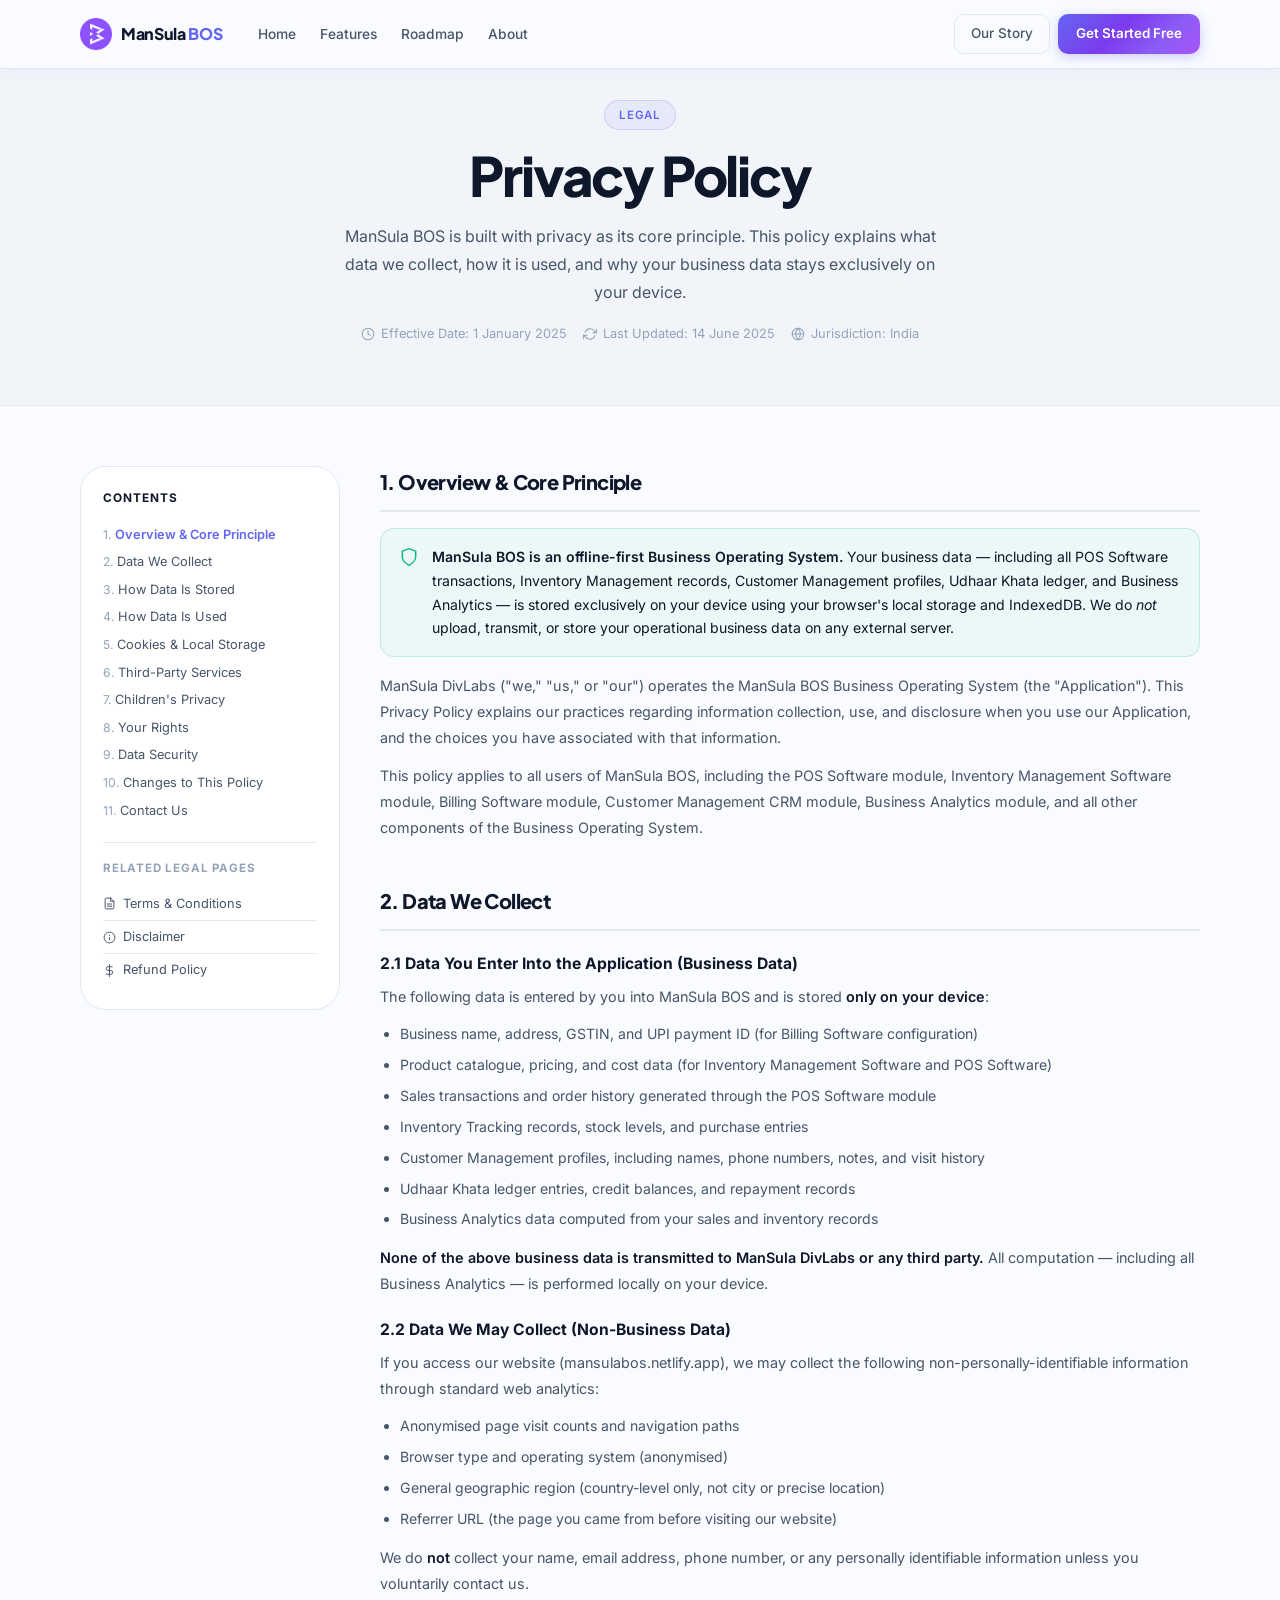
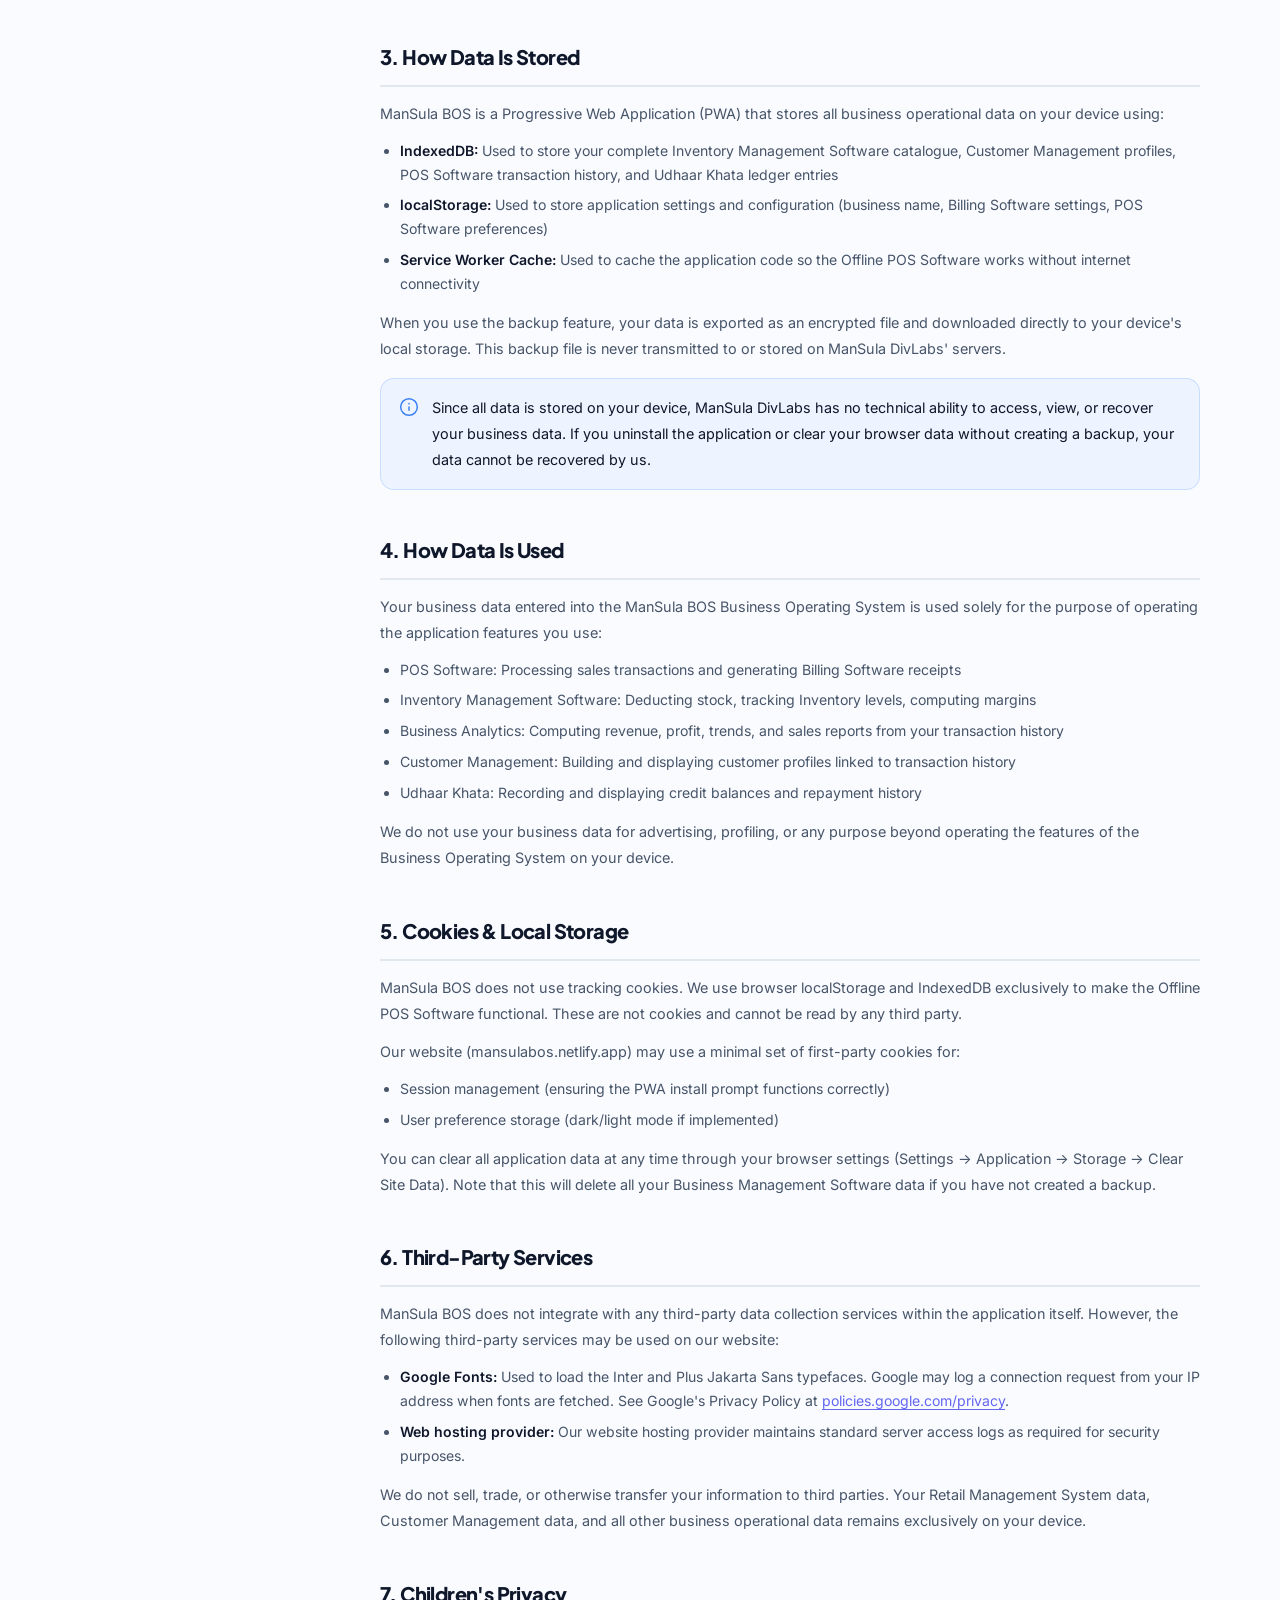
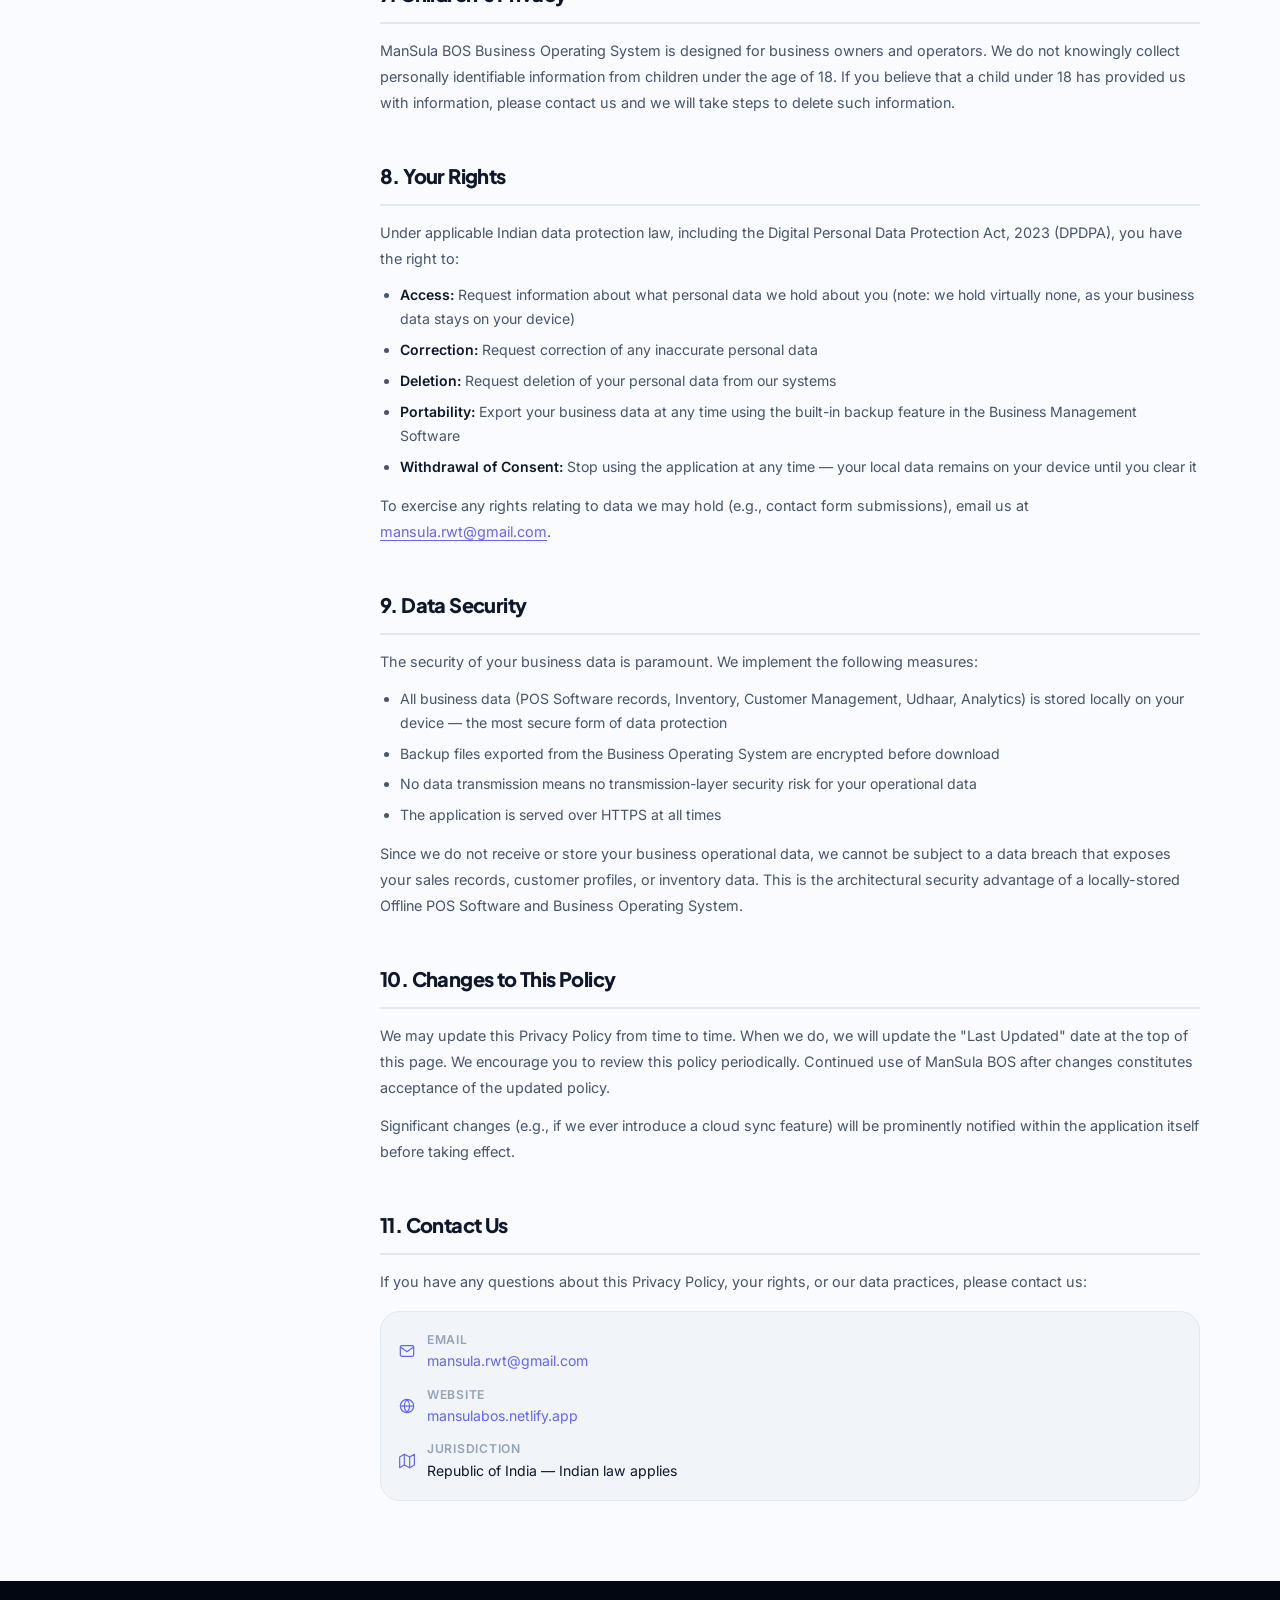
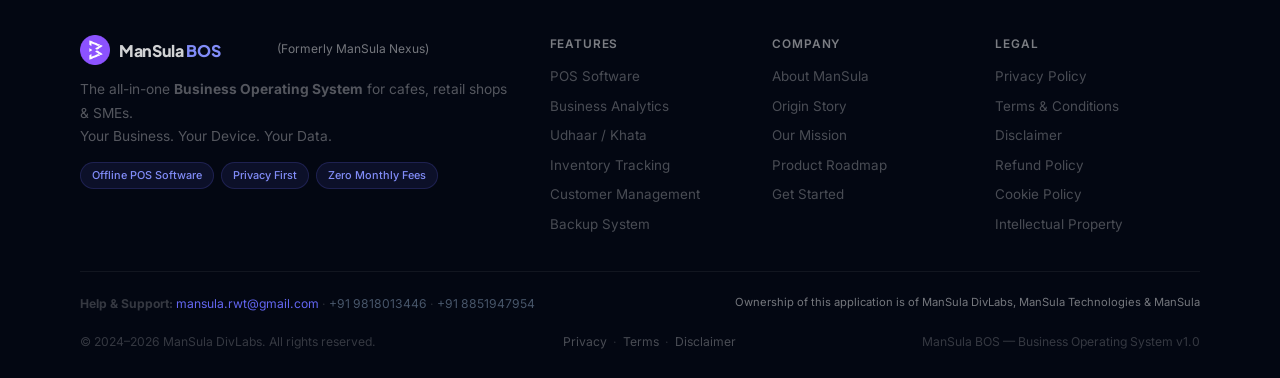
<file: privacy.html>
<!DOCTYPE html>
<html lang="en">
<head>
  <meta charset="UTF-8"/>
  <meta name="viewport" content="width=device-width, initial-scale=1.0"/>
  <title>Privacy Policy | ManSula BOS — Business Operating System</title>
  <meta name="description" content="Privacy Policy for ManSula BOS Business Operating System. Learn how we collect, store, and protect your data. Our offline-first POS Software stores all data locally on your device — we never upload your business data to any server."/>
  <meta name="robots" content="index, follow"/>
  <link rel="canonical" href="https://mansulabos.netlify.app/privacy.html"/>
  <link rel="preconnect" href="https://fonts.googleapis.com"/>
  <link rel="preconnect" href="https://fonts.gstatic.com" crossorigin/>
  <link href="https://fonts.googleapis.com/css2?family=Inter:wght@300;400;500;600;700;800;900&family=Plus+Jakarta+Sans:wght@400;500;600;700;800&display=swap" rel="stylesheet"/>
  <link rel="stylesheet" href="style.css"/>

  <link rel="icon" type="image/png" href="favicon/favicon-96x96.png" sizes="96x96" />
  <link rel="icon" type="image/svg+xml" href="favicon/favicon.svg" />
  <link rel="shortcut icon" href="favicon/favicon.ico" />
  <link rel="apple-touch-icon" sizes="180x180" href="favicon/apple-touch-icon.png" />
  <meta name="apple-mobile-web-app-title" content="ManSula BOS" />
  <link rel="manifest" href="favicon/site.webmanifest" />
</head>
<body>
<div id="nav-placeholder"></div>

<!-- PAGE HERO -->
<section class="page-hero page-hero-light">
  <div class="container page-hero-inner">
    <div class="sbadge">Legal</div>
    <h1 class="page-hero-title page-hero-title-dark">Privacy Policy</h1>
    <p class="page-hero-sub page-hero-sub-dark">ManSula BOS is built with privacy as its core principle. This policy explains what data we collect, how it is used, and why your business data stays exclusively on your device.</p>
    <div class="legal-meta-row">
      <span><svg width="14" height="14"><use href="#ic-clock"/></svg>Effective Date: 1 January 2025</span>
      <span><svg width="14" height="14"><use href="#ic-refresh"/></svg>Last Updated: 14 June 2025</span>
      <span><svg width="14" height="14"><use href="#ic-globe"/></svg>Jurisdiction: India</span>
    </div>
  </div>
</section>

<!-- LEGAL CONTENT -->
<main class="legal-page">
  <div class="container">
    <div class="legal-layout">

      <!-- Table of Contents -->
      <nav class="legal-toc" aria-label="Privacy policy table of contents">
        <h2 class="toc-title">Contents</h2>
        <ol class="toc-list">
          <li><a href="#privacy-overview">Overview &amp; Core Principle</a></li>
          <li><a href="#data-collected">Data We Collect</a></li>
          <li><a href="#data-storage">How Data Is Stored</a></li>
          <li><a href="#data-use">How Data Is Used</a></li>
          <li><a href="#cookies" id="cookies">Cookies &amp; Local Storage</a></li>
          <li><a href="#third-party">Third-Party Services</a></li>
          <li><a href="#children">Children's Privacy</a></li>
          <li><a href="#your-rights">Your Rights</a></li>
          <li><a href="#data-security">Data Security</a></li>
          <li><a href="#changes">Changes to This Policy</a></li>
          <li><a href="#contact-privacy">Contact Us</a></li>
        </ol>
        <div class="toc-related">
          <h3>Related Legal Pages</h3>
          <a href="terms.html"><svg width="13" height="13"><use href="#ic-file"/></svg>Terms &amp; Conditions</a>
          <a href="terms.html#disclaimer"><svg width="13" height="13"><use href="#ic-info"/></svg>Disclaimer</a>
          <a href="terms.html#refund"><svg width="13" height="13"><use href="#ic-dollar"/></svg>Refund Policy</a>
        </div>
      </nav>

      <!-- Main Content -->
      <article class="legal-content">

        <section id="privacy-overview" class="legal-section">
          <h2>1. Overview &amp; Core Principle</h2>
          <div class="legal-highlight legal-highlight-green">
            <svg width="20" height="20"><use href="#ic-shield"/></svg>
            <div>
              <strong>ManSula BOS is an offline-first Business Operating System.</strong> Your business data — including all POS Software transactions, Inventory Management records, Customer Management profiles, Udhaar Khata ledger, and Business Analytics — is stored exclusively on your device using your browser's local storage and IndexedDB. We do <em>not</em> upload, transmit, or store your operational business data on any external server.
            </div>
          </div>
          <p>ManSula DivLabs ("we," "us," or "our") operates the ManSula BOS Business Operating System (the "Application"). This Privacy Policy explains our practices regarding information collection, use, and disclosure when you use our Application, and the choices you have associated with that information.</p>
          <p>This policy applies to all users of ManSula BOS, including the POS Software module, Inventory Management Software module, Billing Software module, Customer Management CRM module, Business Analytics module, and all other components of the Business Operating System.</p>
        </section>

        <section id="data-collected" class="legal-section">
          <h2>2. Data We Collect</h2>
          <h3>2.1 Data You Enter Into the Application (Business Data)</h3>
          <p>The following data is entered by you into ManSula BOS and is stored <strong>only on your device</strong>:</p>
          <ul class="legal-list">
            <li>Business name, address, GSTIN, and UPI payment ID (for Billing Software configuration)</li>
            <li>Product catalogue, pricing, and cost data (for Inventory Management Software and POS Software)</li>
            <li>Sales transactions and order history generated through the POS Software module</li>
            <li>Inventory Tracking records, stock levels, and purchase entries</li>
            <li>Customer Management profiles, including names, phone numbers, notes, and visit history</li>
            <li>Udhaar Khata ledger entries, credit balances, and repayment records</li>
            <li>Business Analytics data computed from your sales and inventory records</li>
          </ul>
          <p><strong>None of the above business data is transmitted to ManSula DivLabs or any third party.</strong> All computation — including all Business Analytics — is performed locally on your device.</p>

          <h3>2.2 Data We May Collect (Non-Business Data)</h3>
          <p>If you access our website (mansulabos.netlify.app), we may collect the following non-personally-identifiable information through standard web analytics:</p>
          <ul class="legal-list">
            <li>Anonymised page visit counts and navigation paths</li>
            <li>Browser type and operating system (anonymised)</li>
            <li>General geographic region (country-level only, not city or precise location)</li>
            <li>Referrer URL (the page you came from before visiting our website)</li>
          </ul>
          <p>We do <strong>not</strong> collect your name, email address, phone number, or any personally identifiable information unless you voluntarily contact us.</p>
        </section>

        <section id="data-storage" class="legal-section">
          <h2>3. How Data Is Stored</h2>
          <p>ManSula BOS is a Progressive Web Application (PWA) that stores all business operational data on your device using:</p>
          <ul class="legal-list">
            <li><strong>IndexedDB:</strong> Used to store your complete Inventory Management Software catalogue, Customer Management profiles, POS Software transaction history, and Udhaar Khata ledger entries</li>
            <li><strong>localStorage:</strong> Used to store application settings and configuration (business name, Billing Software settings, POS Software preferences)</li>
            <li><strong>Service Worker Cache:</strong> Used to cache the application code so the Offline POS Software works without internet connectivity</li>
          </ul>
          <p>When you use the backup feature, your data is exported as an encrypted file and downloaded directly to your device's local storage. This backup file is never transmitted to or stored on ManSula DivLabs' servers.</p>
          <div class="legal-highlight legal-highlight-blue">
            <svg width="20" height="20"><use href="#ic-info"/></svg>
            <p>Since all data is stored on your device, ManSula DivLabs has no technical ability to access, view, or recover your business data. If you uninstall the application or clear your browser data without creating a backup, your data cannot be recovered by us.</p>
          </div>
        </section>

        <section id="data-use" class="legal-section">
          <h2>4. How Data Is Used</h2>
          <p>Your business data entered into the ManSula BOS Business Operating System is used solely for the purpose of operating the application features you use:</p>
          <ul class="legal-list">
            <li>POS Software: Processing sales transactions and generating Billing Software receipts</li>
            <li>Inventory Management Software: Deducting stock, tracking Inventory levels, computing margins</li>
            <li>Business Analytics: Computing revenue, profit, trends, and sales reports from your transaction history</li>
            <li>Customer Management: Building and displaying customer profiles linked to transaction history</li>
            <li>Udhaar Khata: Recording and displaying credit balances and repayment history</li>
          </ul>
          <p>We do not use your business data for advertising, profiling, or any purpose beyond operating the features of the Business Operating System on your device.</p>
        </section>

        <section id="cookies" class="legal-section">
          <h2>5. Cookies &amp; Local Storage</h2>
          <p>ManSula BOS does not use tracking cookies. We use browser localStorage and IndexedDB exclusively to make the Offline POS Software functional. These are not cookies and cannot be read by any third party.</p>
          <p>Our website (mansulabos.netlify.app) may use a minimal set of first-party cookies for:</p>
          <ul class="legal-list">
            <li>Session management (ensuring the PWA install prompt functions correctly)</li>
            <li>User preference storage (dark/light mode if implemented)</li>
          </ul>
          <p>You can clear all application data at any time through your browser settings (Settings → Application → Storage → Clear Site Data). Note that this will delete all your Business Management Software data if you have not created a backup.</p>
        </section>

        <section id="third-party" class="legal-section">
          <h2>6. Third-Party Services</h2>
          <p>ManSula BOS does not integrate with any third-party data collection services within the application itself. However, the following third-party services may be used on our website:</p>
          <ul class="legal-list">
            <li><strong>Google Fonts:</strong> Used to load the Inter and Plus Jakarta Sans typefaces. Google may log a connection request from your IP address when fonts are fetched. See Google's Privacy Policy at <a href="https://policies.google.com/privacy" target="_blank" rel="noopener">policies.google.com/privacy</a>.</li>
            <li><strong>Web hosting provider:</strong> Our website hosting provider maintains standard server access logs as required for security purposes.</li>
          </ul>
          <p>We do not sell, trade, or otherwise transfer your information to third parties. Your Retail Management System data, Customer Management data, and all other business operational data remains exclusively on your device.</p>
        </section>

        <section id="children" class="legal-section">
          <h2>7. Children's Privacy</h2>
          <p>ManSula BOS Business Operating System is designed for business owners and operators. We do not knowingly collect personally identifiable information from children under the age of 18. If you believe that a child under 18 has provided us with information, please contact us and we will take steps to delete such information.</p>
        </section>

        <section id="your-rights" class="legal-section">
          <h2>8. Your Rights</h2>
          <p>Under applicable Indian data protection law, including the Digital Personal Data Protection Act, 2023 (DPDPA), you have the right to:</p>
          <ul class="legal-list">
            <li><strong>Access:</strong> Request information about what personal data we hold about you (note: we hold virtually none, as your business data stays on your device)</li>
            <li><strong>Correction:</strong> Request correction of any inaccurate personal data</li>
            <li><strong>Deletion:</strong> Request deletion of your personal data from our systems</li>
            <li><strong>Portability:</strong> Export your business data at any time using the built-in backup feature in the Business Management Software</li>
            <li><strong>Withdrawal of Consent:</strong> Stop using the application at any time — your local data remains on your device until you clear it</li>
          </ul>
          <p>To exercise any rights relating to data we may hold (e.g., contact form submissions), email us at <a href="mailto:mansula.rwt@gmail.com">mansula.rwt@gmail.com</a>.</p>
        </section>

        <section id="data-security" class="legal-section">
          <h2>9. Data Security</h2>
          <p>The security of your business data is paramount. We implement the following measures:</p>
          <ul class="legal-list">
            <li>All business data (POS Software records, Inventory, Customer Management, Udhaar, Analytics) is stored locally on your device — the most secure form of data protection</li>
            <li>Backup files exported from the Business Operating System are encrypted before download</li>
            <li>No data transmission means no transmission-layer security risk for your operational data</li>
            <li>The application is served over HTTPS at all times</li>
          </ul>
          <p>Since we do not receive or store your business operational data, we cannot be subject to a data breach that exposes your sales records, customer profiles, or inventory data. This is the architectural security advantage of a locally-stored Offline POS Software and Business Operating System.</p>
        </section>

        <section id="changes" class="legal-section">
          <h2>10. Changes to This Policy</h2>
          <p>We may update this Privacy Policy from time to time. When we do, we will update the "Last Updated" date at the top of this page. We encourage you to review this policy periodically. Continued use of ManSula BOS after changes constitutes acceptance of the updated policy.</p>
          <p>Significant changes (e.g., if we ever introduce a cloud sync feature) will be prominently notified within the application itself before taking effect.</p>
        </section>

        <section id="contact-privacy" class="legal-section">
          <h2>11. Contact Us</h2>
          <p>If you have any questions about this Privacy Policy, your rights, or our data practices, please contact us:</p>
          <div class="legal-contact-card">
            <div class="lcc-row"><svg width="16" height="16"><use href="#ic-mail"/></svg><div><strong>Email</strong><a href="mailto:mansula.rwt@gmail.com">mansula.rwt@gmail.com</a></div></div>
            <div class="lcc-row"><svg width="16" height="16"><use href="#ic-globe"/></svg><div><strong>Website</strong><a href="https://mansulabos.netlify.app">mansulabos.netlify.app</a></div></div>
            <div class="lcc-row"><svg width="16" height="16"><use href="#ic-map"/></svg><div><strong>Jurisdiction</strong><span>Republic of India — Indian law applies</span></div></div>
          </div>
        </section>

      </article>
    </div>
  </div>
</main>

<div id="footer-placeholder"></div>
<script src="shared.js"></script>
<script src="script.js"></script>
</body>
</html>
</file>
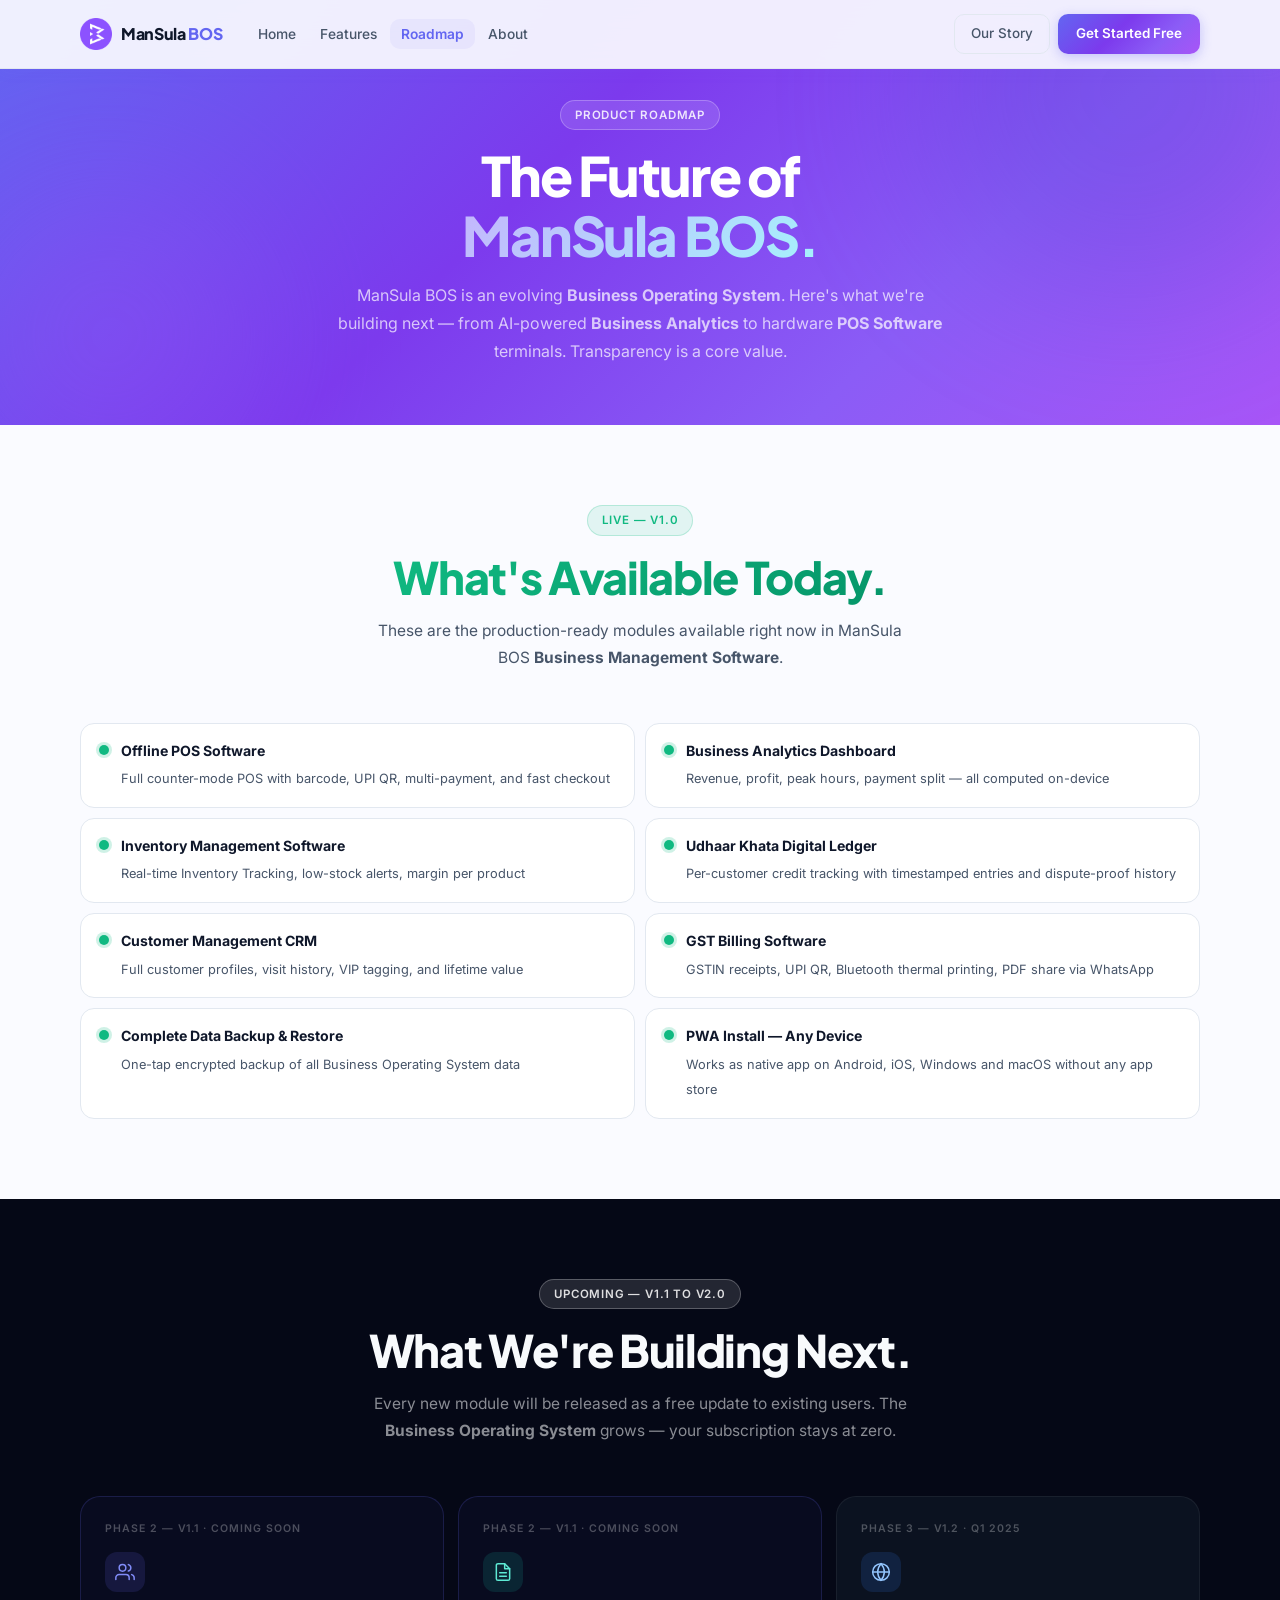
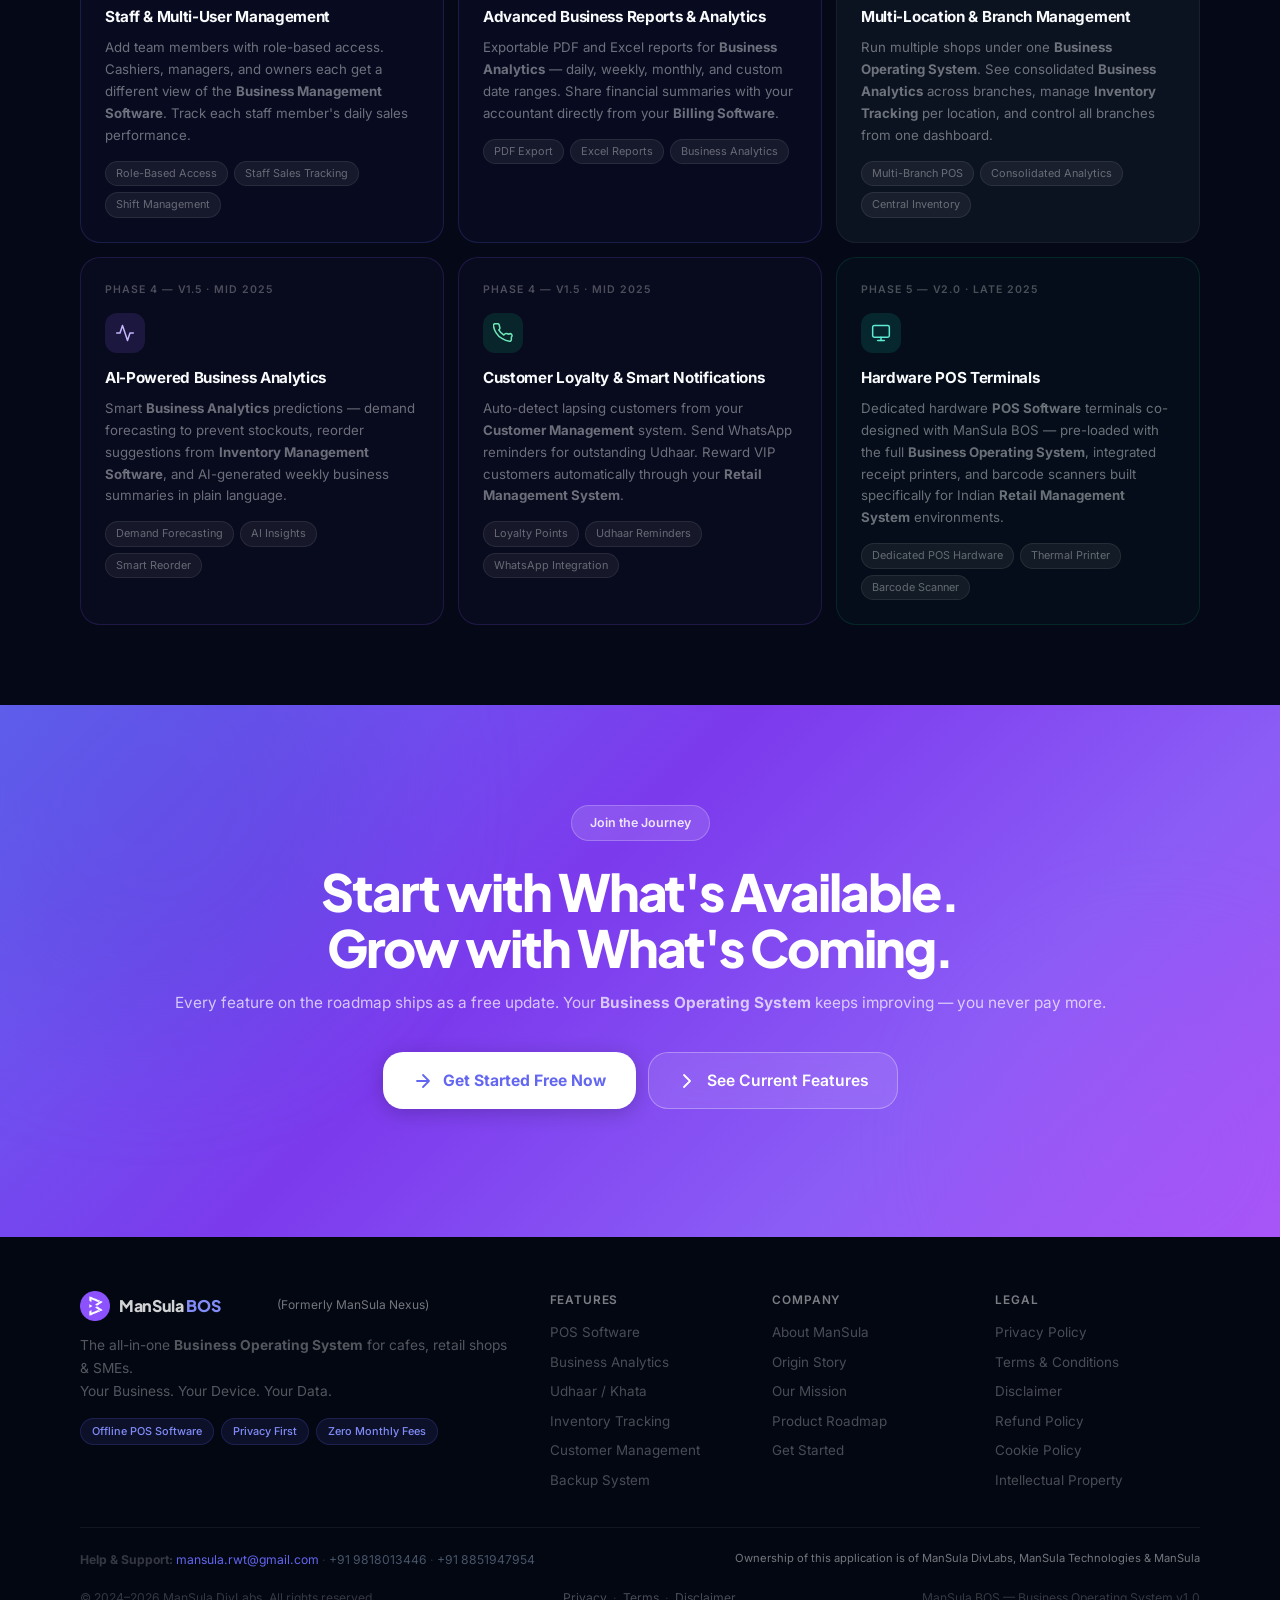
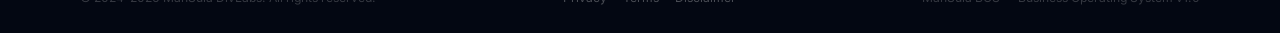
<file: roadmap.html>
<!DOCTYPE html>
<html lang="en">
<head>
  <meta charset="UTF-8"/>
  <meta name="viewport" content="width=device-width, initial-scale=1.0"/>
  <title>Roadmap — What's Coming Next | ManSula BOS Business Operating System</title>
  <meta name="description" content="See what's coming next for ManSula BOS — the offline Business Operating System. Staff management, AI Business Analytics, Cloud sync, Hardware POS terminals, and more on the roadmap."/>
  <meta name="keywords" content="ManSula BOS roadmap, Business Operating System roadmap, POS Software updates, Inventory Management Software features, Billing Software roadmap, Business Analytics AI, Retail Management System future"/>
  <meta name="robots" content="index, follow"/>
  <link rel="canonical" href="https://mansulabos.netlify.app/roadmap.html"/>
  <link rel="preconnect" href="https://fonts.googleapis.com"/>
  <link rel="preconnect" href="https://fonts.gstatic.com" crossorigin/>
  <link href="https://fonts.googleapis.com/css2?family=Inter:wght@300;400;500;600;700;800;900&family=Plus+Jakarta+Sans:wght@400;500;600;700;800&display=swap" rel="stylesheet"/>
  <link rel="stylesheet" href="style.css"/>

  <link rel="icon" type="image/png" href="favicon/favicon-96x96.png" sizes="96x96" />
  <link rel="icon" type="image/svg+xml" href="favicon/favicon.svg" />
  <link rel="shortcut icon" href="favicon/favicon.ico" />
  <link rel="apple-touch-icon" sizes="180x180" href="favicon/apple-touch-icon.png" />
  <meta name="apple-mobile-web-app-title" content="ManSula BOS" />
  <link rel="manifest" href="favicon/site.webmanifest" />
</head>
<body>
<div id="nav-placeholder"></div>

<!-- PAGE HERO -->
<section class="page-hero page-hero-dark">
  <div class="page-hero-orbs"><div class="ph-orb ph-o1"></div><div class="ph-orb ph-o2"></div></div>
  <div class="container page-hero-inner">
    <div class="sbadge sbadge-light">Product Roadmap</div>
    <h1 class="page-hero-title">The Future of<br/><span class="ht-grad">ManSula BOS.</span></h1>
    <p class="page-hero-sub">ManSula BOS is an evolving <strong>Business Operating System</strong>. Here's what we're building next — from AI-powered <strong>Business Analytics</strong> to hardware <strong>POS Software</strong> terminals. Transparency is a core value.</p>
  </div>
</section>

<!-- CURRENT STATUS -->
<section class="roadmap-status-section">
  <div class="container">
    <div class="section-header">
      <div class="sbadge sbadge-emerald">Live — v1.0</div>
      <h2 class="section-title"><span class="gradient-text-emerald">What's Available Today.</span></h2>
      <p class="section-sub">These are the production-ready modules available right now in ManSula BOS <strong>Business Management Software</strong>.</p>
    </div>
    <div class="status-grid">
      <div class="sg-item" data-fade data-fade-delay="0"><div class="sg-dot sg-live"></div><div><strong>Offline POS Software</strong><span>Full counter-mode POS with barcode, UPI QR, multi-payment, and fast checkout</span></div></div>
      <div class="sg-item" data-fade data-fade-delay="50"><div class="sg-dot sg-live"></div><div><strong>Business Analytics Dashboard</strong><span>Revenue, profit, peak hours, payment split — all computed on-device</span></div></div>
      <div class="sg-item" data-fade data-fade-delay="100"><div class="sg-dot sg-live"></div><div><strong>Inventory Management Software</strong><span>Real-time Inventory Tracking, low-stock alerts, margin per product</span></div></div>
      <div class="sg-item" data-fade data-fade-delay="150"><div class="sg-dot sg-live"></div><div><strong>Udhaar Khata Digital Ledger</strong><span>Per-customer credit tracking with timestamped entries and dispute-proof history</span></div></div>
      <div class="sg-item" data-fade data-fade-delay="200"><div class="sg-dot sg-live"></div><div><strong>Customer Management CRM</strong><span>Full customer profiles, visit history, VIP tagging, and lifetime value</span></div></div>
      <div class="sg-item" data-fade data-fade-delay="250"><div class="sg-dot sg-live"></div><div><strong>GST Billing Software</strong><span>GSTIN receipts, UPI QR, Bluetooth thermal printing, PDF share via WhatsApp</span></div></div>
      <div class="sg-item" data-fade data-fade-delay="300"><div class="sg-dot sg-live"></div><div><strong>Complete Data Backup &amp; Restore</strong><span>One-tap encrypted backup of all Business Operating System data</span></div></div>
      <div class="sg-item" data-fade data-fade-delay="350"><div class="sg-dot sg-live"></div><div><strong>PWA Install — Any Device</strong><span>Works as native app on Android, iOS, Windows and macOS without any app store</span></div></div>
    </div>
  </div>
</section>

<!-- ROADMAP CARDS -->
<section class="roadmap-section" aria-labelledby="rm-heading">
  <div class="container">
    <div class="section-header">
      <div class="sbadge sbadge-light">Upcoming — v1.1 to v2.0</div>
      <h2 class="section-title light-title" id="rm-heading">What We're Building Next.</h2>
      <p class="section-sub light-sub">Every new module will be released as a free update to existing users. The <strong>Business Operating System</strong> grows — your subscription stays at zero.</p>
    </div>
    <div class="roadmap-grid">

      <div class="rm-card rm-soon" data-fade data-fade-delay="0">
        <div class="rm-phase">Phase 2 — v1.1 · Coming Soon</div>
        <div class="rm-icon-wrap rm-indigo"><svg width="20" height="20"><use href="#ic-users"/></svg></div>
        <h3>Staff &amp; Multi-User Management</h3>
        <p>Add team members with role-based access. Cashiers, managers, and owners each get a different view of the <strong>Business Management Software</strong>. Track each staff member's daily sales performance.</p>
        <div class="rm-tags"><span>Role-Based Access</span><span>Staff Sales Tracking</span><span>Shift Management</span></div>
      </div>

      <div class="rm-card rm-soon" data-fade data-fade-delay="80">
        <div class="rm-phase">Phase 2 — v1.1 · Coming Soon</div>
        <div class="rm-icon-wrap rm-teal"><svg width="20" height="20"><use href="#ic-file"/></svg></div>
        <h3>Advanced Business Reports &amp; Analytics</h3>
        <p>Exportable PDF and Excel reports for <strong>Business Analytics</strong> — daily, weekly, monthly, and custom date ranges. Share financial summaries with your accountant directly from your <strong>Billing Software</strong>.</p>
        <div class="rm-tags"><span>PDF Export</span><span>Excel Reports</span><span>Business Analytics</span></div>
      </div>

      <div class="rm-card" data-fade data-fade-delay="160">
        <div class="rm-phase">Phase 3 — v1.2 · Q1 2025</div>
        <div class="rm-icon-wrap rm-blue"><svg width="20" height="20"><use href="#ic-globe"/></svg></div>
        <h3>Multi-Location &amp; Branch Management</h3>
        <p>Run multiple shops under one <strong>Business Operating System</strong>. See consolidated <strong>Business Analytics</strong> across branches, manage <strong>Inventory Tracking</strong> per location, and control all branches from one dashboard.</p>
        <div class="rm-tags"><span>Multi-Branch POS</span><span>Consolidated Analytics</span><span>Central Inventory</span></div>
      </div>

      <div class="rm-card rm-ai" data-fade data-fade-delay="0">
        <div class="rm-phase">Phase 4 — v1.5 · Mid 2025</div>
        <div class="rm-icon-wrap rm-purple"><svg width="20" height="20"><use href="#ic-activity"/></svg></div>
        <h3>AI-Powered Business Analytics</h3>
        <p>Smart <strong>Business Analytics</strong> predictions — demand forecasting to prevent stockouts, reorder suggestions from <strong>Inventory Management Software</strong>, and AI-generated weekly business summaries in plain language.</p>
        <div class="rm-tags"><span>Demand Forecasting</span><span>AI Insights</span><span>Smart Reorder</span></div>
      </div>

      <div class="rm-card rm-ai" data-fade data-fade-delay="80">
        <div class="rm-phase">Phase 4 — v1.5 · Mid 2025</div>
        <div class="rm-icon-wrap rm-emerald"><svg width="20" height="20"><use href="#ic-phone"/></svg></div>
        <h3>Customer Loyalty &amp; Smart Notifications</h3>
        <p>Auto-detect lapsing customers from your <strong>Customer Management</strong> system. Send WhatsApp reminders for outstanding Udhaar. Reward VIP customers automatically through your <strong>Retail Management System</strong>.</p>
        <div class="rm-tags"><span>Loyalty Points</span><span>Udhaar Reminders</span><span>WhatsApp Integration</span></div>
      </div>

      <div class="rm-card rm-hw" data-fade data-fade-delay="160">
        <div class="rm-phase">Phase 5 — v2.0 · Late 2025</div>
        <div class="rm-icon-wrap rm-teal"><svg width="20" height="20"><use href="#ic-monitor"/></svg></div>
        <h3>Hardware POS Terminals</h3>
        <p>Dedicated hardware <strong>POS Software</strong> terminals co-designed with ManSula BOS — pre-loaded with the full <strong>Business Operating System</strong>, integrated receipt printers, and barcode scanners built specifically for Indian <strong>Retail Management System</strong> environments.</p>
        <div class="rm-tags"><span>Dedicated POS Hardware</span><span>Thermal Printer</span><span>Barcode Scanner</span></div>
      </div>

    </div>
  </div>
</section>

<!-- CTA -->
<section class="cta-section" aria-label="Get started with ManSula BOS">
  <div class="cta-orbs"><div class="cta-o co1"></div><div class="cta-o co2"></div></div>
  <div class="container cta-inner">
    <div class="cta-badge-pill">Join the Journey</div>
    <h2 class="cta-title">Start with What's Available.<br/>Grow with What's Coming.</h2>
    <p class="cta-sub">Every feature on the roadmap ships as a free update. Your <strong>Business Operating System</strong> keeps improving — you never pay more.</p>
    <div class="cta-btns">
      <button class="cta-btn-primary" onclick="window.open('https://mansula-bos.netlify.app/', '_blank')">
        <svg width="20" height="20"><use href="#ic-arrow-r"/></svg>Get Started Free Now
      </button>
      <a href="features.html" class="cta-btn-ghost">
        <svg width="20" height="20"><use href="#ic-chevron-r"/></svg>See Current Features
      </a>
    </div>
  </div>
</section>

<div id="footer-placeholder"></div>
<script src="shared.js"></script>
<script src="script.js"></script>
</body>
</html>
</file>
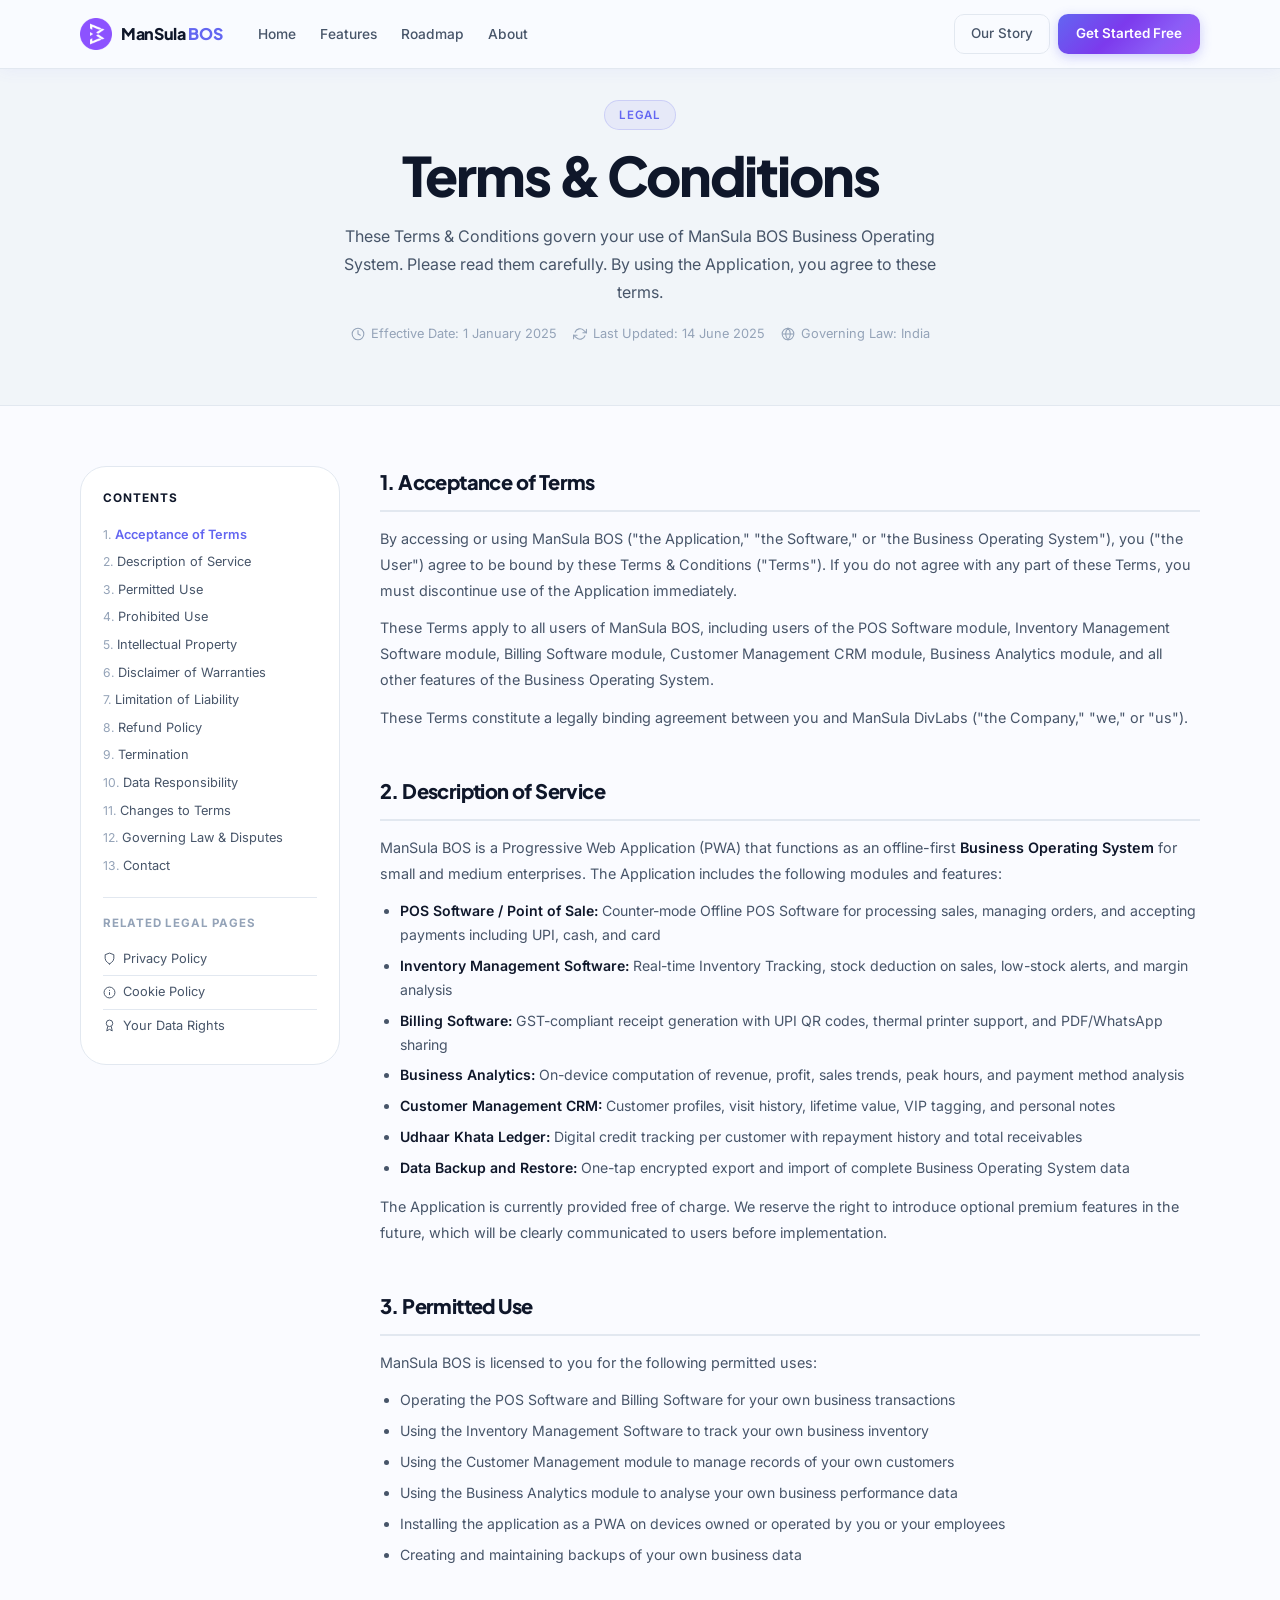
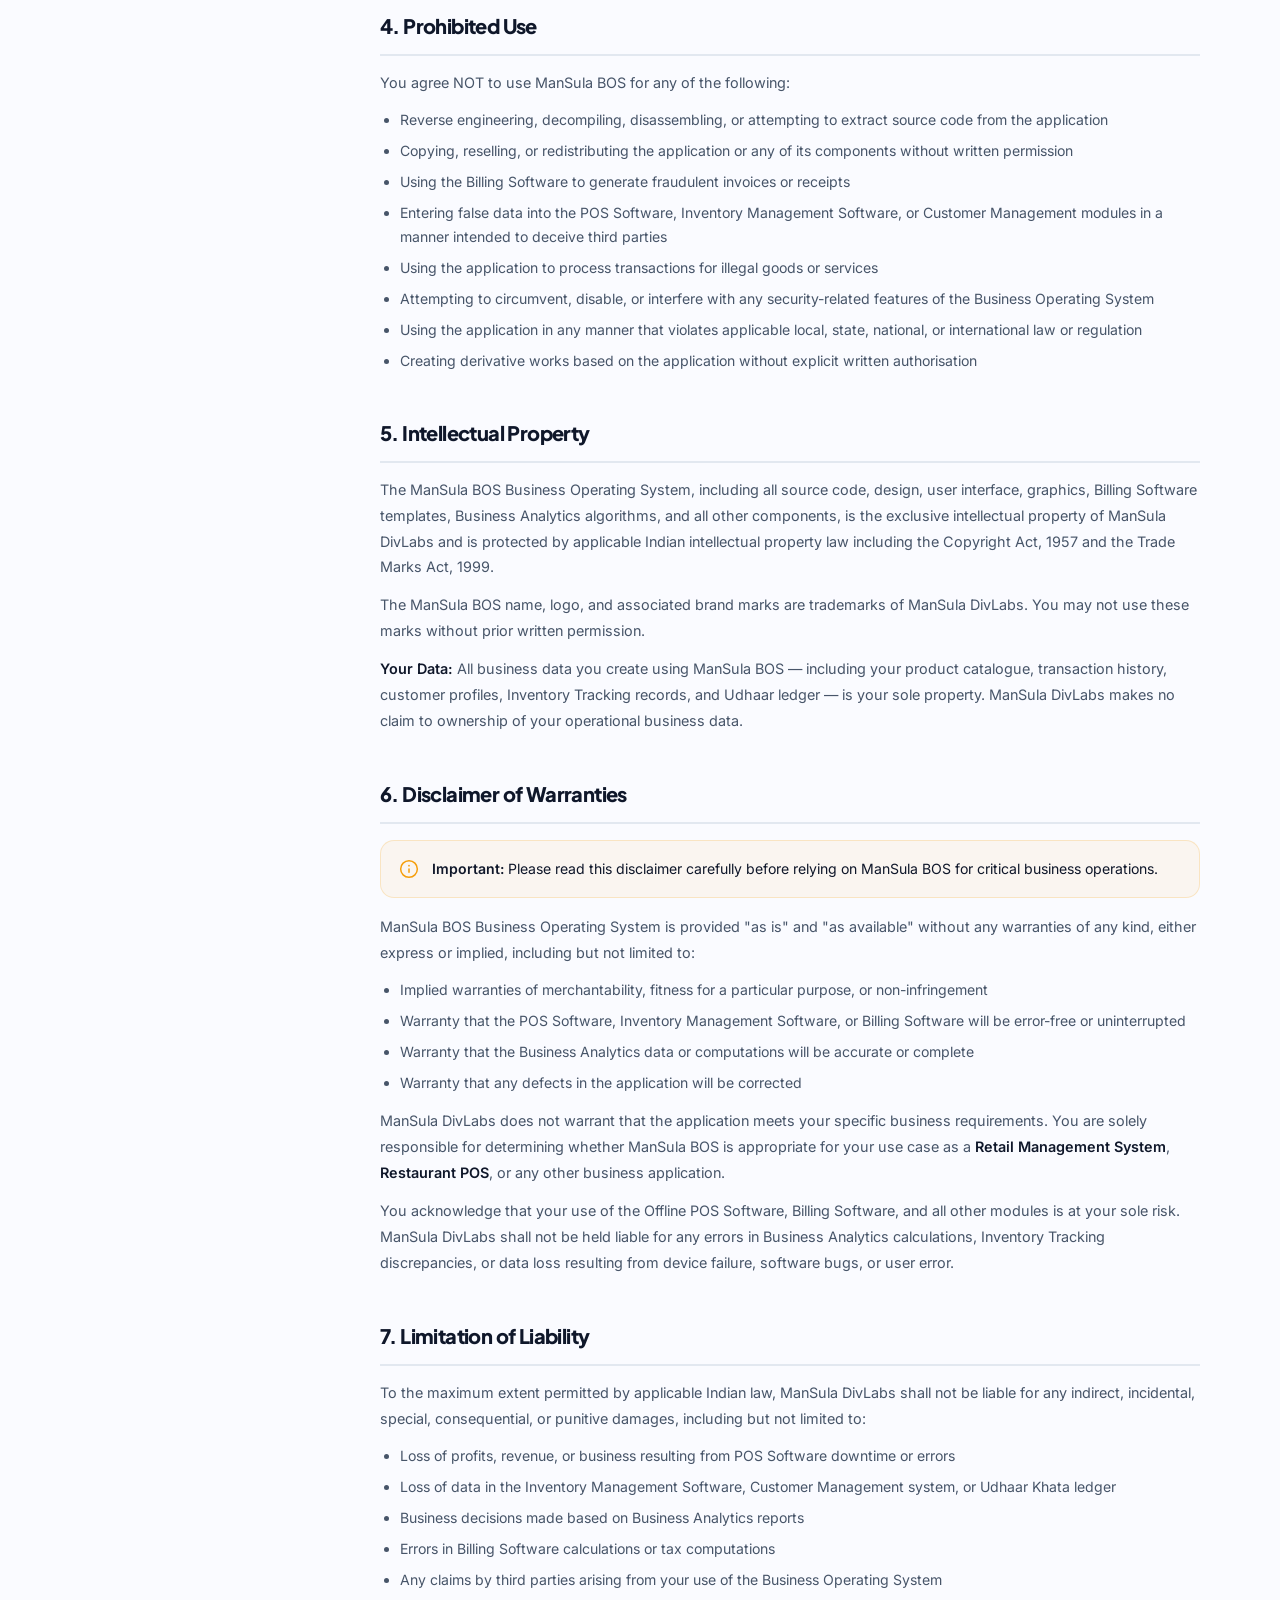
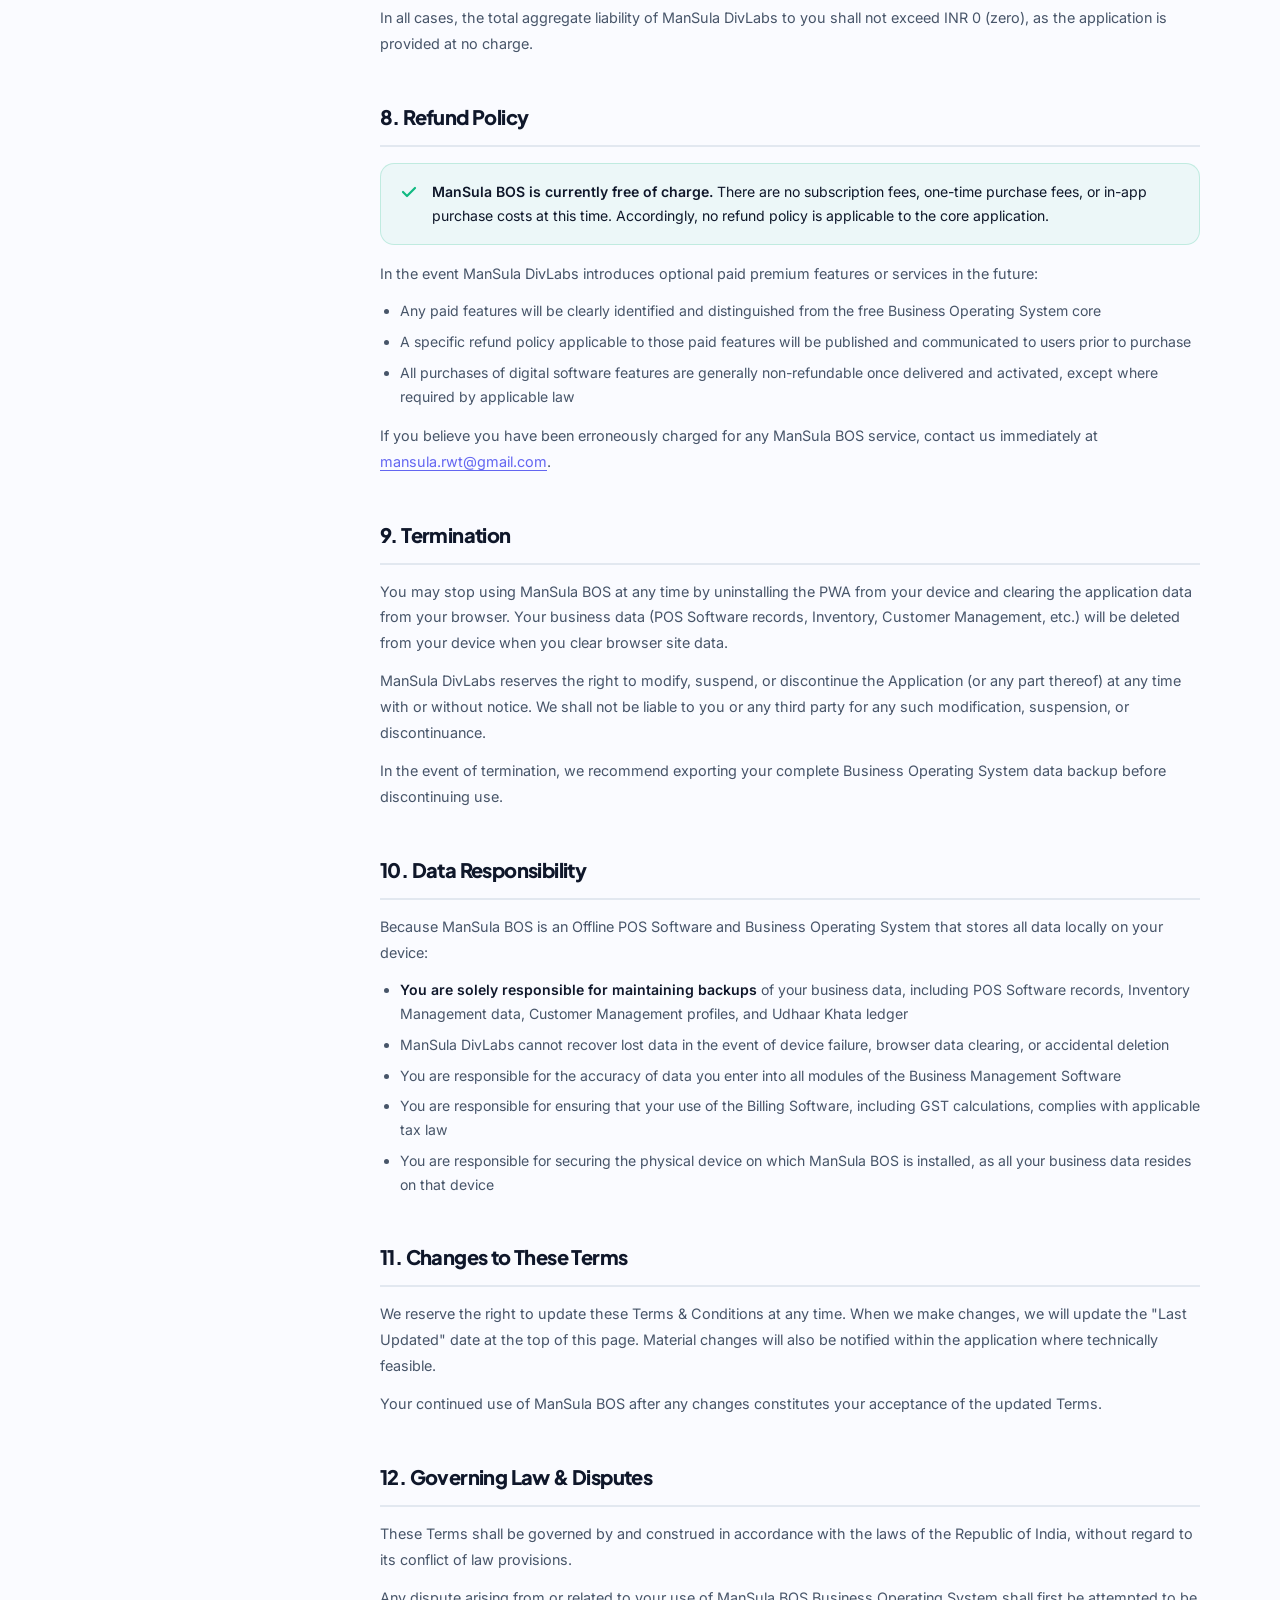
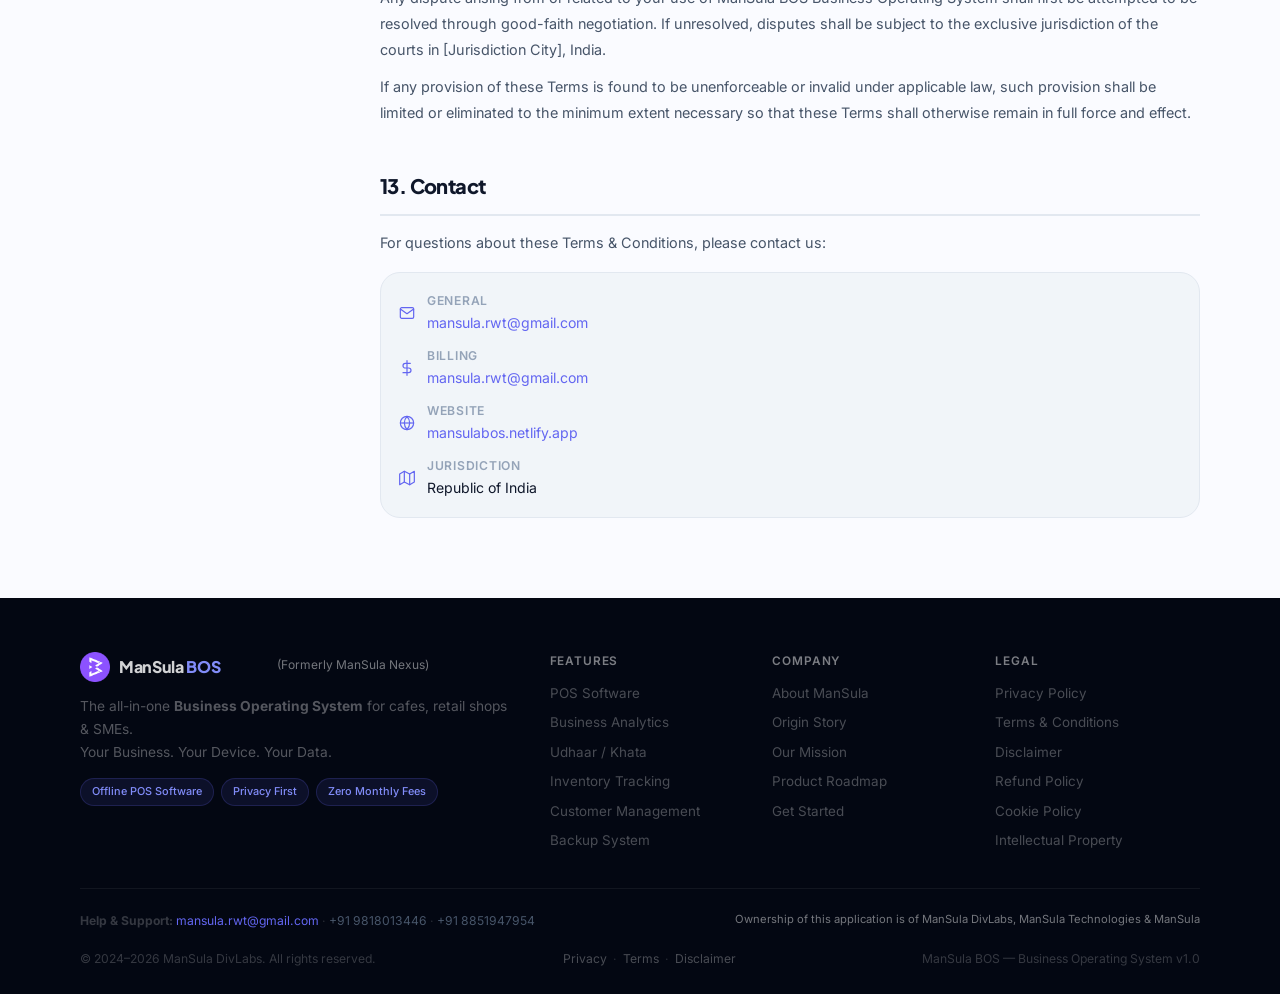
<file: terms.html>
<!DOCTYPE html>
<html lang="en">
<head>
  <meta charset="UTF-8"/>
  <meta name="viewport" content="width=device-width, initial-scale=1.0"/>
  <title>Terms & Conditions | ManSula BOS Business Operating System</title>
  <meta name="description" content="Terms and Conditions for using ManSula BOS — the offline Business Operating System. Covers permitted use, disclaimer, intellectual property, refund policy, and governing law for the POS Software and Business Management Software."/>
  <meta name="robots" content="index, follow"/>
  <link rel="canonical" href="https://mansulabos.netlify.app/terms.html"/>
  <link rel="preconnect" href="https://fonts.googleapis.com"/>
  <link rel="preconnect" href="https://fonts.gstatic.com" crossorigin/>
  <link href="https://fonts.googleapis.com/css2?family=Inter:wght@300;400;500;600;700;800;900&family=Plus+Jakarta+Sans:wght@400;500;600;700;800&display=swap" rel="stylesheet"/>
  <link rel="stylesheet" href="style.css"/>

  <link rel="icon" type="image/png" href="favicon/favicon-96x96.png" sizes="96x96" />
  <link rel="icon" type="image/svg+xml" href="favicon/favicon.svg" />
  <link rel="shortcut icon" href="favicon/favicon.ico" />
  <link rel="apple-touch-icon" sizes="180x180" href="favicon/apple-touch-icon.png" />
  <meta name="apple-mobile-web-app-title" content="ManSula BOS" />
  <link rel="manifest" href="favicon/site.webmanifest" />
</head>
<body>
<div id="nav-placeholder"></div>

<!-- PAGE HERO -->
<section class="page-hero page-hero-light">
  <div class="container page-hero-inner">
    <div class="sbadge">Legal</div>
    <h1 class="page-hero-title page-hero-title-dark">Terms &amp; Conditions</h1>
    <p class="page-hero-sub page-hero-sub-dark">These Terms &amp; Conditions govern your use of ManSula BOS Business Operating System. Please read them carefully. By using the Application, you agree to these terms.</p>
    <div class="legal-meta-row">
      <span><svg width="14" height="14"><use href="#ic-clock"/></svg>Effective Date: 1 January 2025</span>
      <span><svg width="14" height="14"><use href="#ic-refresh"/></svg>Last Updated: 14 June 2025</span>
      <span><svg width="14" height="14"><use href="#ic-globe"/></svg>Governing Law: India</span>
    </div>
  </div>
</section>

<!-- LEGAL CONTENT -->
<main class="legal-page">
  <div class="container">
    <div class="legal-layout">

      <!-- Table of Contents -->
      <nav class="legal-toc" aria-label="Terms table of contents">
        <h2 class="toc-title">Contents</h2>
        <ol class="toc-list">
          <li><a href="#acceptance">Acceptance of Terms</a></li>
          <li><a href="#description">Description of Service</a></li>
          <li><a href="#permitted-use">Permitted Use</a></li>
          <li><a href="#prohibited-use">Prohibited Use</a></li>
          <li><a href="#ip" id="ip">Intellectual Property</a></li>
          <li><a href="#disclaimer" id="disclaimer">Disclaimer of Warranties</a></li>
          <li><a href="#liability">Limitation of Liability</a></li>
          <li><a href="#refund" id="refund">Refund Policy</a></li>
          <li><a href="#termination">Termination</a></li>
          <li><a href="#data-responsibility">Data Responsibility</a></li>
          <li><a href="#changes-terms">Changes to Terms</a></li>
          <li><a href="#governing-law">Governing Law &amp; Disputes</a></li>
          <li><a href="#contact-terms">Contact</a></li>
        </ol>
        <div class="toc-related">
          <h3>Related Legal Pages</h3>
          <a href="privacy.html"><svg width="13" height="13"><use href="#ic-shield"/></svg>Privacy Policy</a>
          <a href="privacy.html#cookies"><svg width="13" height="13"><use href="#ic-info"/></svg>Cookie Policy</a>
          <a href="privacy.html#your-rights"><svg width="13" height="13"><use href="#ic-award"/></svg>Your Data Rights</a>
        </div>
      </nav>

      <!-- Main Content -->
      <article class="legal-content">

        <section id="acceptance" class="legal-section">
          <h2>1. Acceptance of Terms</h2>
          <p>By accessing or using ManSula BOS ("the Application," "the Software," or "the Business Operating System"), you ("the User") agree to be bound by these Terms &amp; Conditions ("Terms"). If you do not agree with any part of these Terms, you must discontinue use of the Application immediately.</p>
          <p>These Terms apply to all users of ManSula BOS, including users of the POS Software module, Inventory Management Software module, Billing Software module, Customer Management CRM module, Business Analytics module, and all other features of the Business Operating System.</p>
          <p>These Terms constitute a legally binding agreement between you and ManSula DivLabs ("the Company," "we," or "us").</p>
        </section>

        <section id="description" class="legal-section">
          <h2>2. Description of Service</h2>
          <p>ManSula BOS is a Progressive Web Application (PWA) that functions as an offline-first <strong>Business Operating System</strong> for small and medium enterprises. The Application includes the following modules and features:</p>
          <ul class="legal-list">
            <li><strong>POS Software / Point of Sale:</strong> Counter-mode Offline POS Software for processing sales, managing orders, and accepting payments including UPI, cash, and card</li>
            <li><strong>Inventory Management Software:</strong> Real-time Inventory Tracking, stock deduction on sales, low-stock alerts, and margin analysis</li>
            <li><strong>Billing Software:</strong> GST-compliant receipt generation with UPI QR codes, thermal printer support, and PDF/WhatsApp sharing</li>
            <li><strong>Business Analytics:</strong> On-device computation of revenue, profit, sales trends, peak hours, and payment method analysis</li>
            <li><strong>Customer Management CRM:</strong> Customer profiles, visit history, lifetime value, VIP tagging, and personal notes</li>
            <li><strong>Udhaar Khata Ledger:</strong> Digital credit tracking per customer with repayment history and total receivables</li>
            <li><strong>Data Backup and Restore:</strong> One-tap encrypted export and import of complete Business Operating System data</li>
          </ul>
          <p>The Application is currently provided free of charge. We reserve the right to introduce optional premium features in the future, which will be clearly communicated to users before implementation.</p>
        </section>

        <section id="permitted-use" class="legal-section">
          <h2>3. Permitted Use</h2>
          <p>ManSula BOS is licensed to you for the following permitted uses:</p>
          <ul class="legal-list">
            <li>Operating the POS Software and Billing Software for your own business transactions</li>
            <li>Using the Inventory Management Software to track your own business inventory</li>
            <li>Using the Customer Management module to manage records of your own customers</li>
            <li>Using the Business Analytics module to analyse your own business performance data</li>
            <li>Installing the application as a PWA on devices owned or operated by you or your employees</li>
            <li>Creating and maintaining backups of your own business data</li>
          </ul>
        </section>

        <section id="prohibited-use" class="legal-section">
          <h2>4. Prohibited Use</h2>
          <p>You agree NOT to use ManSula BOS for any of the following:</p>
          <ul class="legal-list">
            <li>Reverse engineering, decompiling, disassembling, or attempting to extract source code from the application</li>
            <li>Copying, reselling, or redistributing the application or any of its components without written permission</li>
            <li>Using the Billing Software to generate fraudulent invoices or receipts</li>
            <li>Entering false data into the POS Software, Inventory Management Software, or Customer Management modules in a manner intended to deceive third parties</li>
            <li>Using the application to process transactions for illegal goods or services</li>
            <li>Attempting to circumvent, disable, or interfere with any security-related features of the Business Operating System</li>
            <li>Using the application in any manner that violates applicable local, state, national, or international law or regulation</li>
            <li>Creating derivative works based on the application without explicit written authorisation</li>
          </ul>
        </section>

        <section id="ip" class="legal-section">
          <h2>5. Intellectual Property</h2>
          <p>The ManSula BOS Business Operating System, including all source code, design, user interface, graphics, Billing Software templates, Business Analytics algorithms, and all other components, is the exclusive intellectual property of ManSula DivLabs and is protected by applicable Indian intellectual property law including the Copyright Act, 1957 and the Trade Marks Act, 1999.</p>
          <p>The ManSula BOS name, logo, and associated brand marks are trademarks of ManSula DivLabs. You may not use these marks without prior written permission.</p>
          <p><strong>Your Data:</strong> All business data you create using ManSula BOS — including your product catalogue, transaction history, customer profiles, Inventory Tracking records, and Udhaar ledger — is your sole property. ManSula DivLabs makes no claim to ownership of your operational business data.</p>
        </section>

        <section id="disclaimer" class="legal-section">
          <h2>6. Disclaimer of Warranties</h2>
          <div class="legal-highlight legal-highlight-amber">
            <svg width="20" height="20"><use href="#ic-info"/></svg>
            <div><strong>Important:</strong> Please read this disclaimer carefully before relying on ManSula BOS for critical business operations.</div>
          </div>
          <p>ManSula BOS Business Operating System is provided "as is" and "as available" without any warranties of any kind, either express or implied, including but not limited to:</p>
          <ul class="legal-list">
            <li>Implied warranties of merchantability, fitness for a particular purpose, or non-infringement</li>
            <li>Warranty that the POS Software, Inventory Management Software, or Billing Software will be error-free or uninterrupted</li>
            <li>Warranty that the Business Analytics data or computations will be accurate or complete</li>
            <li>Warranty that any defects in the application will be corrected</li>
          </ul>
          <p>ManSula DivLabs does not warrant that the application meets your specific business requirements. You are solely responsible for determining whether ManSula BOS is appropriate for your use case as a <strong>Retail Management System</strong>, <strong>Restaurant POS</strong>, or any other business application.</p>
          <p>You acknowledge that your use of the Offline POS Software, Billing Software, and all other modules is at your sole risk. ManSula DivLabs shall not be held liable for any errors in Business Analytics calculations, Inventory Tracking discrepancies, or data loss resulting from device failure, software bugs, or user error.</p>
        </section>

        <section id="liability" class="legal-section">
          <h2>7. Limitation of Liability</h2>
          <p>To the maximum extent permitted by applicable Indian law, ManSula DivLabs shall not be liable for any indirect, incidental, special, consequential, or punitive damages, including but not limited to:</p>
          <ul class="legal-list">
            <li>Loss of profits, revenue, or business resulting from POS Software downtime or errors</li>
            <li>Loss of data in the Inventory Management Software, Customer Management system, or Udhaar Khata ledger</li>
            <li>Business decisions made based on Business Analytics reports</li>
            <li>Errors in Billing Software calculations or tax computations</li>
            <li>Any claims by third parties arising from your use of the Business Operating System</li>
          </ul>
          <p>In all cases, the total aggregate liability of ManSula DivLabs to you shall not exceed INR 0 (zero), as the application is provided at no charge.</p>
        </section>

        <section id="refund" class="legal-section">
          <h2>8. Refund Policy</h2>
          <div class="legal-highlight legal-highlight-green">
            <svg width="20" height="20"><use href="#ic-check"/></svg>
            <div><strong>ManSula BOS is currently free of charge.</strong> There are no subscription fees, one-time purchase fees, or in-app purchase costs at this time. Accordingly, no refund policy is applicable to the core application.</div>
          </div>
          <p>In the event ManSula DivLabs introduces optional paid premium features or services in the future:</p>
          <ul class="legal-list">
            <li>Any paid features will be clearly identified and distinguished from the free Business Operating System core</li>
            <li>A specific refund policy applicable to those paid features will be published and communicated to users prior to purchase</li>
            <li>All purchases of digital software features are generally non-refundable once delivered and activated, except where required by applicable law</li>
          </ul>
          <p>If you believe you have been erroneously charged for any ManSula BOS service, contact us immediately at <a href="mailto:mansula.rwt@gmail.com">mansula.rwt@gmail.com</a>.</p>
        </section>

        <section id="termination" class="legal-section">
          <h2>9. Termination</h2>
          <p>You may stop using ManSula BOS at any time by uninstalling the PWA from your device and clearing the application data from your browser. Your business data (POS Software records, Inventory, Customer Management, etc.) will be deleted from your device when you clear browser site data.</p>
          <p>ManSula DivLabs reserves the right to modify, suspend, or discontinue the Application (or any part thereof) at any time with or without notice. We shall not be liable to you or any third party for any such modification, suspension, or discontinuance.</p>
          <p>In the event of termination, we recommend exporting your complete Business Operating System data backup before discontinuing use.</p>
        </section>

        <section id="data-responsibility" class="legal-section">
          <h2>10. Data Responsibility</h2>
          <p>Because ManSula BOS is an Offline POS Software and Business Operating System that stores all data locally on your device:</p>
          <ul class="legal-list">
            <li><strong>You are solely responsible for maintaining backups</strong> of your business data, including POS Software records, Inventory Management data, Customer Management profiles, and Udhaar Khata ledger</li>
            <li>ManSula DivLabs cannot recover lost data in the event of device failure, browser data clearing, or accidental deletion</li>
            <li>You are responsible for the accuracy of data you enter into all modules of the Business Management Software</li>
            <li>You are responsible for ensuring that your use of the Billing Software, including GST calculations, complies with applicable tax law</li>
            <li>You are responsible for securing the physical device on which ManSula BOS is installed, as all your business data resides on that device</li>
          </ul>
        </section>

        <section id="changes-terms" class="legal-section">
          <h2>11. Changes to These Terms</h2>
          <p>We reserve the right to update these Terms &amp; Conditions at any time. When we make changes, we will update the "Last Updated" date at the top of this page. Material changes will also be notified within the application where technically feasible.</p>
          <p>Your continued use of ManSula BOS after any changes constitutes your acceptance of the updated Terms.</p>
        </section>

        <section id="governing-law" class="legal-section">
          <h2>12. Governing Law &amp; Disputes</h2>
          <p>These Terms shall be governed by and construed in accordance with the laws of the Republic of India, without regard to its conflict of law provisions.</p>
          <p>Any dispute arising from or related to your use of ManSula BOS Business Operating System shall first be attempted to be resolved through good-faith negotiation. If unresolved, disputes shall be subject to the exclusive jurisdiction of the courts in [Jurisdiction City], India.</p>
          <p>If any provision of these Terms is found to be unenforceable or invalid under applicable law, such provision shall be limited or eliminated to the minimum extent necessary so that these Terms shall otherwise remain in full force and effect.</p>
        </section>

        <section id="contact-terms" class="legal-section">
          <h2>13. Contact</h2>
          <p>For questions about these Terms &amp; Conditions, please contact us:</p>
          <div class="legal-contact-card">
            <div class="lcc-row"><svg width="16" height="16"><use href="#ic-mail"/></svg><div><strong>General</strong><a href="mailto:mansula.rwt@gmail.com">mansula.rwt@gmail.com</a></div></div>
            <div class="lcc-row"><svg width="16" height="16"><use href="#ic-dollar"/></svg><div><strong>Billing</strong><a href="mailto:mansula.rwt@gmail.com">mansula.rwt@gmail.com</a></div></div>
            <div class="lcc-row"><svg width="16" height="16"><use href="#ic-globe"/></svg><div><strong>Website</strong><a href="https://mansulabos.netlify.app">mansulabos.netlify.app</a></div></div>
            <div class="lcc-row"><svg width="16" height="16"><use href="#ic-map"/></svg><div><strong>Jurisdiction</strong><span>Republic of India</span></div></div>
          </div>
        </section>

      </article>
    </div>
  </div>
</main>

<div id="footer-placeholder"></div>
<script src="shared.js"></script>
<script src="script.js"></script>
</body>
</html>
</file>
<file: style.css>
/* ════════════════════════════════════════════════════
   MANSULA NEXUS — Complete Landing Page Styles
   Mobile-First · Premium · Visual-Rich
   ════════════════════════════════════════════════════ */

/* ─── TOKENS ─────────────────────────────────────── */
:root {
  --primary: #6366F1;
  --primary-dk: #4F46E5;
  --secondary: #8B5CF6;
  --accent: #10B981;
  --teal: #14B8A6;
  --blue: #3B82F6;
  --amber: #F59E0B;
  --rose: #F43F5E;

  --bg: #FAFBFF;
  --bg-card: #FFFFFF;
  --bg-raised: #F1F5F9;
  --bg-dark: #050816;
  --bg-dark-2: #0B1220;

  --t1: #0F172A;
  --t2: #475569;
  --t3: #94A3B8;
  --t4: #CBD5E1;

  --border: #E2E8F0;
  --border-i: rgba(99, 102, 241, .18);

  --grad: linear-gradient(135deg, #6366F1 0%, #7C3AED 42%, #8B5CF6 72%, #A855F7 100%);
  --grad-em: linear-gradient(135deg, #10B981, #059669);

  --sh: 0 2px 16px rgba(15, 23, 42, .06);
  --sh-hover: 0 8px 40px rgba(99, 102, 241, .14);
  --sh-pop: 0 20px 60px rgba(15, 23, 42, .12);

  --r-sm: 10px;
  --r-md: 14px;
  --r-lg: 20px;
  --r-xl: 26px;
  --r-2xl: 32px;

  --font: 'Inter', 'Plus Jakarta Sans', system-ui, sans-serif;
  --font-d: 'Plus Jakarta Sans', 'Inter', system-ui, sans-serif;
}

* {
  text-decoration: none;
}

/* ─── RESET ──────────────────────────────────────── */
*,
*::before,
*::after {
  box-sizing: border-box;
  margin: 0;
  padding: 0
}

html {
  scroll-behavior: smooth
}

body {
  font-family: var(--font);
  background: var(--bg);
  color: var(--t1);
  line-height: 1.6;
  overflow-x: hidden;
  -webkit-font-smoothing: antialiased;
}

img,
svg {
  display: block
}

button {
  cursor: pointer;
  font-family: var(--font);
  border: none;
  outline: none
}

/* ─── LAYOUT ─────────────────────────────────────── */
.container {
  max-width: 1160px;
  margin: 0 auto;
  padding: 0 20px
}

/* ─── UTILITIES ──────────────────────────────────── */
.gradient-text {
  background: var(--grad);
  -webkit-background-clip: text;
  -webkit-text-fill-color: transparent;
  background-clip: text;
}

.gradient-text-emerald {
  background: var(--grad-em);
  -webkit-background-clip: text;
  -webkit-text-fill-color: transparent;
  background-clip: text;
}

.section-header {
  text-align: center;
  margin-bottom: 52px
}

.sbadge {
  display: inline-flex;
  align-items: center;
  gap: 6px;
  padding: 5px 14px;
  background: rgba(99, 102, 241, .08);
  border: 1px solid rgba(99, 102, 241, .2);
  border-radius: 100px;
  font-size: .72rem;
  font-weight: 600;
  color: var(--primary);
  letter-spacing: .07em;
  text-transform: uppercase;
  margin-bottom: 16px;
}

.sbadge-light {
  background: rgba(255, 255, 255, .12);
  border-color: rgba(255, 255, 255, .25);
  color: rgba(255, 255, 255, .85)
}

.sbadge-emerald {
  background: rgba(16, 185, 129, .1);
  border-color: rgba(16, 185, 129, .22);
  color: #10B981
}

.sbadge-blue {
  background: rgba(59, 130, 246, .1);
  border-color: rgba(59, 130, 246, .2);
  color: var(--blue)
}

.section-title {
  font-family: var(--font-d);
  font-size: clamp(1.75rem, 5vw, 2.8rem);
  font-weight: 800;
  line-height: 1.13;
  letter-spacing: -.03em;
  margin-bottom: 14px;
}

.light-title {
  color: #F8FAFC
}

.section-sub {
  font-size: .97rem;
  color: var(--t2);
  max-width: 540px;
  margin: 0 auto;
  line-height: 1.75;
}

.light-sub {
  color: rgba(248, 250, 252, .55)
}

/* fade-up */
.fade-up {
  opacity: 0;
  transform: translateY(26px);
  transition: opacity .6s ease, transform .6s ease
}

.fade-up.in {
  opacity: 1;
  transform: translateY(0)
}

/* ═══════════════════════════════════════════════════
   NAVBAR
═══════════════════════════════════════════════════ */
.navbar {
  position: fixed;
  top: 0;
  left: 0;
  right: 0;
  z-index: 1000;
  transition: background .3s, box-shadow .3s;
  background: rgba(250, 251, 255, .93);
  backdrop-filter: blur(20px);
  -webkit-backdrop-filter: blur(20px);
  border-bottom: 1px solid var(--border);
  box-shadow: 0 1px 16px rgba(99, 102, 241, .07);
}

.navbar.scrolled {
  background: rgba(250, 251, 255, .93);
  backdrop-filter: blur(20px);
  -webkit-backdrop-filter: blur(20px);
  border-bottom: 1px solid var(--border);
  box-shadow: 0 1px 16px rgba(99, 102, 241, .07);
}

.nav-container {
  max-width: 1160px;
  margin: 0 auto;
  padding: 14px 20px;
  display: flex;
  align-items: center;
  gap: 24px;
}

.nav-logo {
  display: flex;
  align-items: center;
  gap: 9px;
  text-decoration: none;
  flex-shrink: 0
}

.logo-svg {
  border-radius: 9px;
  box-shadow: 0 3px 12px rgba(99, 102, 241, .3)
}

.logo-text {
  font-family: var(--font-d);
  font-size: 1rem;
  font-weight: 800;
  color: var(--t1);
  letter-spacing: -.02em
}

.logo-accent {
  color: var(--primary)
}

.nav-links {
  display: none;
  list-style: none;
  gap: 2px
}

@media(min-width:768px) {
  .nav-links {
    display: flex
  }
}

.nav-links a {
  text-decoration: none;
  color: var(--t2);
  font-size: .86rem;
  font-weight: 500;
  padding: 7px 11px;
  border-radius: var(--r-sm);
  transition: color .2s, background .2s;
}

.nav-links a:hover {
  color: var(--primary);
  background: rgba(99, 102, 241, .06)
}

.nav-actions {
  display: none;
  align-items: center;
  gap: 8px;
  margin-left: auto
}

@media(min-width:768px) {
  .nav-actions {
    display: flex
  }
}

.btn-nav-ghost {
  padding: 8px 16px;
  border-radius: var(--r-sm);
  border: 1px solid var(--border);
  background: transparent;
  color: var(--t2);
  font-size: .84rem;
  font-weight: 500;
  transition: all .2s;
}

.btn-nav-ghost:hover {
  border-color: var(--primary);
  color: var(--primary)
}

.btn-nav-primary {
  padding: 9px 18px;
  border-radius: var(--r-sm);
  background: var(--grad);
  color: #fff;
  font-size: .84rem;
  font-weight: 600;
  box-shadow: 0 3px 12px rgba(99, 102, 241, .32);
  transition: all .2s;
}

.btn-nav-primary:hover {
  transform: translateY(-1px);
  box-shadow: 0 5px 18px rgba(99, 102, 241, .44)
}

.mobile-menu-btn {
  display: flex;
  align-items: center;
  justify-content: center;
  margin-left: auto;
  background: none;
  color: var(--t1);
  padding: 6px;
}

@media(min-width:768px) {
  .mobile-menu-btn {
    display: none
  }
}

.mobile-menu {
  display: none;
  flex-direction: column;
  gap: 4px;
  padding: 10px 20px 18px;
  background: rgba(250, 251, 255, .97);
  backdrop-filter: blur(20px);
  border-bottom: 1px solid var(--border);
}

.mobile-menu.open {
  display: flex
}

.mobile-menu a {
  text-decoration: none;
  color: var(--t2);
  font-size: .92rem;
  font-weight: 500;
  padding: 10px 0;
  border-bottom: 1px solid var(--border);
  transition: color .2s;
}

.mobile-menu a:hover {
  color: var(--primary)
}

/* ═══════════════════════════════════════════════════
   HERO
═══════════════════════════════════════════════════ */
.hero {
  background: var(--grad);
  position: relative;
  overflow: hidden;
  padding-top: 68px;
  display: flex;
  flex-direction: column;
  align-items: center;
}

.hero-orbs {
  position: absolute;
  inset: 0;
  pointer-events: none
}

.orb {
  position: absolute;
  border-radius: 50%;
  filter: blur(72px);
  opacity: .28
}

.o1 {
  width: 500px;
  height: 500px;
  background: #4338CA;
  top: -160px;
  right: -60px;
  animation: fa 13s ease-in-out infinite
}

.o2 {
  width: 360px;
  height: 360px;
  background: #A855F7;
  bottom: 100px;
  left: -70px;
  animation: fb 16s ease-in-out infinite
}

.o3 {
  width: 260px;
  height: 260px;
  background: #10B981;
  top: 55%;
  left: 55%;
  opacity: .12;
  animation: fc 10s ease-in-out infinite
}

@keyframes fa {

  0%,
  100% {
    transform: translate(0, 0)
  }

  50% {
    transform: translate(-26px, 22px)
  }
}

@keyframes fb {

  0%,
  100% {
    transform: translate(0, 0)
  }

  50% {
    transform: translate(20px, -16px)
  }
}

@keyframes fc {

  0%,
  100% {
    transform: translate(-50%, -50%) scale(1)
  }

  50% {
    transform: translate(-50%, -50%) scale(1.14)
  }
}

.hero-grid-bg {
  position: absolute;
  inset: 0;
  background-image: linear-gradient(rgba(255, 255, 255, .03) 1px, transparent 1px),
    linear-gradient(90deg, rgba(255, 255, 255, .03) 1px, transparent 1px);
  background-size: 50px 50px;
  pointer-events: none;
}

.hero-inner {
  position: relative;
  z-index: 2;
  text-align: center;
  padding: 36px 0 28px;
  width: 100%;
}

.hero-badge {
  display: inline-flex;
  align-items: center;
  gap: 8px;
  padding: 6px 16px;
  background: rgba(255, 255, 255, .12);
  border: 1px solid rgba(255, 255, 255, .22);
  border-radius: 100px;
  color: rgba(255, 255, 255, .88);
  font-size: .74rem;
  font-weight: 600;
  letter-spacing: .05em;
  margin-bottom: 22px;
  backdrop-filter: blur(10px);
  animation: heroFadeDown .6s ease both;
}

.pulse-dot {
  width: 7px;
  height: 7px;
  border-radius: 50%;
  background: #10B981;
  animation: pls 2s ease infinite;
}

@keyframes pls {

  0%,
  100% {
    box-shadow: 0 0 0 0 rgba(16, 185, 129, .5)
  }

  50% {
    box-shadow: 0 0 0 6px rgba(16, 185, 129, 0)
  }
}

@keyframes heroFadeDown {
  from {
    opacity: 0;
    transform: translateY(-14px)
  }

  to {
    opacity: 1;
    transform: translateY(0)
  }
}

.hero-title {
  font-family: var(--font-d);
  font-size: clamp(2.2rem, 7.5vw, 4.2rem);
  font-weight: 900;
  color: #fff;
  line-height: 1.06;
  letter-spacing: -.04em;
  margin-bottom: 18px;
  animation: heroFadeUp .7s ease .1s both;
}

.ht-grad {
  background: linear-gradient(135deg, #C4B5FD, #A5F3FC);
  -webkit-background-clip: text;
  -webkit-text-fill-color: transparent;
  background-clip: text;
}

@keyframes heroFadeUp {
  from {
    opacity: 0;
    transform: translateY(18px)
  }

  to {
    opacity: 1;
    transform: translateY(0)
  }
}

.hero-sub {
  font-size: clamp(.92rem, 2.3vw, 1.05rem);
  color: rgba(255, 255, 255, .75);
  max-width: 530px;
  margin: 0 auto 28px;
  line-height: 1.76;
  animation: heroFadeUp .7s ease .2s both;
}

.hero-btns {
  display: flex;
  gap: 12px;
  justify-content: center;
  flex-wrap: wrap;
  margin-bottom: 28px;
  animation: heroFadeUp .7s ease .3s both;
}

.btn-white {
  display: inline-flex;
  align-items: center;
  gap: 9px;
  padding: 13px 26px;
  border-radius: var(--r-lg);
  background: #fff;
  color: var(--primary);
  font-size: .95rem;
  font-weight: 700;
  box-shadow: 0 4px 20px rgba(0, 0, 0, .18);
  transition: all .25s;
  text-decoration: none;
}

.btn-white:hover {
  transform: translateY(-2px);
  box-shadow: 0 8px 28px rgba(0, 0, 0, .22)
}

.btn-outline-white {
  display: inline-flex;
  align-items: center;
  gap: 9px;
  padding: 13px 24px;
  border-radius: var(--r-lg);
  border: 1.5px solid rgba(255, 255, 255, .32);
  background: rgba(255, 255, 255, .1);
  color: #fff;
  font-size: .95rem;
  font-weight: 600;
  backdrop-filter: blur(8px);
  transition: all .25s;
  text-decoration: none;
}

.btn-outline-white:hover {
  background: rgba(255, 255, 255, .18);
  border-color: rgba(255, 255, 255, .55);
  transform: translateY(-2px)
}

.hero-trust {
  display: flex;
  align-items: center;
  justify-content: center;
  gap: 18px;
  flex-wrap: wrap;
  animation: heroFadeUp .7s ease .4s both;
}

.ht-item {
  display: flex;
  align-items: center;
  gap: 6px;
  font-size: .8rem;
  color: rgba(255, 255, 255, .62);
}

.ht-item svg {
  color: rgba(255, 255, 255, .5)
}

/* ─── App Preview ────────────────────────────────── */
.hero-preview-wrap {
  position: relative;
  width: 100%;
  max-width: 430px;
  margin: 36px auto 0;
  padding: 0 20px;
  z-index: 2;
  animation: heroSlideUp .8s ease .5s both;
}

@keyframes heroSlideUp {
  from {
    transform: translateY(40px);
    opacity: 0
  }

  to {
    transform: translateY(0);
    opacity: 1
  }
}

.hero-glow-halo {
  position: absolute;
  top: 24px;
  left: 50%;
  transform: translateX(-50%);
  width: 68%;
  height: 80px;
  background: rgba(99, 102, 241, .45);
  border-radius: 50%;
  filter: blur(48px);
  pointer-events: none;
}

.hero-app-shell {
  background: var(--bg-card);
  border-radius: var(--r-xl) var(--r-xl) 0 0;
  overflow: hidden;
  box-shadow: 0 -12px 60px rgba(0, 0, 0, .28), 0 0 0 1px rgba(255, 255, 255, .08);
}

/* Shell internal */
.has-topbar {
  display: flex;
  align-items: center;
  justify-content: space-between;
  padding: 13px 15px 11px;
  border-bottom: 1px solid var(--border);
}

.has-brand {
  display: flex;
  align-items: center;
  gap: 8px
}

.has-brand div {
  display: flex;
  flex-direction: column;
  line-height: 1
}

.has-name {
  font-size: .84rem;
  font-weight: 800;
  color: var(--t1);
  letter-spacing: -.02em
}

.has-sub {
  font-size: .56rem;
  font-weight: 700;
  color: var(--primary);
  letter-spacing: .09em
}

.has-status {
  display: flex;
  align-items: center;
  gap: 4px;
  font-size: .68rem;
  color: var(--t3);
  font-weight: 500
}

.online-dot {
  width: 6px;
  height: 6px;
  border-radius: 50%;
  background: #10B981
}

.has-banner {
  background: var(--grad);
  padding: 16px 15px 18px;
  position: relative;
  overflow: hidden
}

.has-banner-orb {
  position: absolute;
  width: 130px;
  height: 130px;
  background: rgba(255, 255, 255, .07);
  border-radius: 50%;
  right: -28px;
  top: -36px
}

.has-banner-pill {
  display: inline-flex;
  align-items: center;
  gap: 5px;
  background: rgba(255, 255, 255, .16);
  border: 1px solid rgba(255, 255, 255, .22);
  border-radius: 100px;
  padding: 3px 10px;
  font-size: .66rem;
  color: rgba(255, 255, 255, .88);
  font-weight: 500;
  margin-bottom: 9px;
}

.has-banner-title {
  font-size: 1rem;
  font-weight: 800;
  color: #fff;
  letter-spacing: -.02em;
  margin-bottom: 2px
}

.has-banner-sub {
  font-size: .74rem;
  color: rgba(255, 255, 255, .7)
}

.has-pos-strip {
  display: flex;
  align-items: center;
  gap: 11px;
  margin: 11px;
  padding: 11px 13px;
  background: linear-gradient(135deg, rgba(99, 102, 241, .08), rgba(139, 92, 246, .08));
  border: 1px solid var(--border-i);
  border-radius: var(--r-md);
}

.has-pos-icon {
  width: 38px;
  height: 38px;
  border-radius: 11px;
  flex-shrink: 0;
  background: var(--grad);
  display: flex;
  align-items: center;
  justify-content: center;
  color: #fff;
}

.has-pos-name {
  font-size: .84rem;
  font-weight: 700;
  color: var(--t1)
}

.has-pos-desc {
  font-size: .68rem;
  color: var(--t3)
}

.has-pos-launch {
  margin-left: auto;
  display: flex;
  align-items: center;
  gap: 4px;
  background: var(--primary);
  color: #fff;
  font-size: .72rem;
  font-weight: 600;
  padding: 6px 11px;
  border-radius: 100px;
  white-space: nowrap;
}

.has-stats {
  display: grid;
  grid-template-columns: repeat(4, 1fr);
  gap: 7px;
  padding: 0 11px 11px
}

.has-stat {
  border: 1px solid var(--border);
  border-radius: var(--r-md);
  padding: 10px 8px;
  background: var(--bg-card);
}

.hsg {
  background: rgba(16, 185, 129, .04);
  border-color: rgba(16, 185, 129, .18)
}

.hsi-b {
  background: rgba(99, 102, 241, .04);
  border-color: rgba(99, 102, 241, .18)
}

.hsi-c {
  background: rgba(139, 92, 246, .04);
  border-color: rgba(139, 92, 246, .18)
}

.hsi-d {
  background: rgba(245, 158, 11, .04);
  border-color: rgba(245, 158, 11, .18)
}

.hsi {
  width: 24px;
  height: 24px;
  border-radius: 7px;
  display: flex;
  align-items: center;
  justify-content: center;
  margin-bottom: 7px;
}

.ei {
  background: rgba(16, 185, 129, .12);
  color: #10B981
}

.ii {
  background: rgba(99, 102, 241, .12);
  color: #6366F1
}

.pi {
  background: rgba(139, 92, 246, .12);
  color: #8B5CF6
}

.ai {
  background: rgba(245, 158, 11, .12);
  color: #F59E0B
}

.hs-val {
  font-size: .82rem;
  font-weight: 800;
  color: var(--t1);
  font-family: var(--font-d);
  letter-spacing: -.02em
}

.hs-lbl {
  font-size: .6rem;
  color: var(--t3)
}

.hs-trend {
  display: flex;
  align-items: center;
  gap: 2px;
  font-size: .58rem;
  font-weight: 500;
  margin-top: 3px
}

.tup {
  color: #10B981
}

.tneut {
  color: var(--t3)
}

.has-chart {
  margin: 0 11px 11px;
  padding: 11px;
  border: 1px solid var(--border);
  border-radius: var(--r-md);
}

.hc-head {
  display: flex;
  justify-content: space-between;
  align-items: center;
  margin-bottom: 10px
}

.hc-title {
  font-size: .76rem;
  font-weight: 700;
  color: var(--t1)
}

.hc-sub {
  font-size: .62rem;
  color: var(--t3)
}

.hc-badge {
  font-size: .6rem;
  padding: 2px 8px;
  background: rgba(99, 102, 241, .08);
  border: 1px solid rgba(99, 102, 241, .18);
  border-radius: 100px;
  color: var(--primary);
  font-weight: 600;
}

.hc-bars {
  display: flex;
  align-items: flex-end;
  gap: 5px;
  height: 54px
}

.hcb-g {
  flex: 1;
  display: flex;
  flex-direction: column;
  align-items: center;
  gap: 4px;
  height: 100%;
  justify-content: flex-end
}

.hcb {
  width: 100%;
  background: rgba(99, 102, 241, .18);
  border-radius: 3px 3px 0 0
}

.hcb-g span {
  font-size: .56rem;
  color: var(--t3)
}

.hcb-active {
  background: linear-gradient(180deg, #818CF8, #6366F1);
  box-shadow: 0 0 8px rgba(99, 102, 241, .38)
}

/* ═══════════════════════════════════════════════════
   BIZ TYPES STRIP
═══════════════════════════════════════════════════ */
.biz-strip {
  background: var(--bg-card);
  border-top: 1px solid var(--border);
  border-bottom: 1px solid var(--border);
  padding: 20px 0;
  overflow: hidden;
}

.biz-strip-label {
  text-align: center;
  font-size: .74rem;
  color: var(--t3);
  font-weight: 500;
  letter-spacing: .04em;
  text-transform: uppercase;
  margin-bottom: 14px;
}

.biz-scroll-track {
  overflow: hidden
}

.biz-scroll-inner {
  display: flex;
  gap: 10px;
  width: max-content;
  animation: bizScroll 28s linear infinite;
}

@keyframes bizScroll {
  0% {
    transform: translateX(0)
  }

  100% {
    transform: translateX(-50%)
  }
}

.biz-tag {
  display: flex;
  align-items: center;
  gap: 7px;
  padding: 8px 16px;
  white-space: nowrap;
  background: var(--bg-raised);
  border: 1px solid var(--border);
  border-radius: 100px;
  font-size: .8rem;
  color: var(--t2);
  font-weight: 500;
  flex-shrink: 0;
}

.biz-tag svg {
  color: var(--t3)
}

/* ═══════════════════════════════════════════════════
   BEFORE / AFTER PROBLEM
═══════════════════════════════════════════════════ */
.problem-section {
  padding: 80px 0;
  background: var(--bg)
}

.before-after {
  display: grid;
  grid-template-columns: 1fr;
  gap: 20px;
  align-items: stretch;
}

@media(min-width:768px) {
  .before-after {
    grid-template-columns: 1fr auto 1fr
  }
}

.ba-col {
  background: var(--bg-card);
  border: 1px solid var(--border);
  border-radius: var(--r-xl);
  overflow: hidden;
}

.ba-before {
  border-color: rgba(244, 63, 94, .18)
}

.ba-after {
  border-color: rgba(16, 185, 129, .2)
}

.ba-col-header {
  display: flex;
  align-items: center;
  gap: 10px;
  padding: 16px 20px;
  font-size: .86rem;
  font-weight: 600;
  border-bottom: 1px solid var(--border);
}

.ba-before .ba-col-header {
  background: rgba(244, 63, 94, .04);
  color: var(--rose)
}

.ba-after .ba-col-header {
  background: rgba(16, 185, 129, .04);
  color: #10B981
}

.ba-header-icon {
  width: 30px;
  height: 30px;
  border-radius: 9px;
  display: flex;
  align-items: center;
  justify-content: center;
}

.ba-icon-red {
  background: rgba(244, 63, 94, .12);
  color: var(--rose)
}

.ba-icon-green {
  background: rgba(16, 185, 129, .12);
  color: #10B981
}

.ba-items {
  padding: 16px;
  display: flex;
  flex-direction: column;
  gap: 10px
}

.ba-item {
  display: flex;
  align-items: flex-start;
  gap: 10px;
  padding: 11px 13px;
  border-radius: var(--r-sm);
  font-size: .86rem;
  line-height: 1.56;
}

.pain-item {
  background: rgba(244, 63, 94, .04);
  color: var(--t2)
}

.solve-item {
  background: rgba(16, 185, 129, .04);
  color: var(--t1);
  font-weight: 500
}

.ba-dot {
  width: 22px;
  height: 22px;
  border-radius: 50%;
  display: flex;
  align-items: center;
  justify-content: center;
  flex-shrink: 0;
  margin-top: 1px;
}

.ba-red {
  background: rgba(244, 63, 94, .12);
  color: var(--rose)
}

.ba-green {
  background: rgba(16, 185, 129, .12);
  color: #10B981
}

.ba-divider {
  display: none;
  flex-direction: column;
  align-items: center;
  justify-content: center;
}

@media(min-width:768px) {
  .ba-divider {
    display: flex
  }
}

.ba-divider-icon {
  width: 40px;
  height: 40px;
  border-radius: 50%;
  background: var(--grad);
  display: flex;
  align-items: center;
  justify-content: center;
  color: #fff;
  box-shadow: 0 4px 16px rgba(99, 102, 241, .36);
}

/* ═══════════════════════════════════════════════════
   HOW IT WORKS
═══════════════════════════════════════════════════ */
.how-section {
  padding: 80px 0;
  background: var(--bg-raised)
}

.steps-grid {
  display: grid;
  grid-template-columns: 1fr;
  gap: 20px;
  align-items: center;
}

@media(min-width:768px) {
  .steps-grid {
    grid-template-columns: 1fr auto 1fr auto 1fr
  }
}

.step-card {
  background: var(--bg-card);
  border: 1px solid var(--border);
  border-radius: var(--r-xl);
  padding: 28px 24px;
  position: relative;
  transition: all .28s;
}

.step-card:hover {
  transform: translateY(-4px);
  box-shadow: var(--sh-hover);
  border-color: var(--border-i)
}

.step-number {
  font-family: var(--font-d);
  font-size: 2.8rem;
  font-weight: 900;
  color: rgba(99, 102, 241, .08);
  letter-spacing: -.06em;
  line-height: 1;
  margin-bottom: 14px;
}

.step-icon-wrap {
  width: 52px;
  height: 52px;
  border-radius: 16px;
  display: flex;
  align-items: center;
  justify-content: center;
  margin-bottom: 16px;
}

.step-indigo {
  background: rgba(99, 102, 241, .1);
  color: var(--primary)
}

.step-purple {
  background: rgba(139, 92, 246, .1);
  color: var(--secondary)
}

.step-emerald {
  background: rgba(16, 185, 129, .1);
  color: var(--accent)
}

.step-card h3 {
  font-size: 1.05rem;
  font-weight: 700;
  letter-spacing: -.02em;
  margin-bottom: 9px
}

.step-card p {
  font-size: .87rem;
  color: var(--t2);
  line-height: 1.68;
  margin-bottom: 14px
}

.step-devices {
  display: flex;
  flex-wrap: wrap;
  gap: 7px
}

.step-devices span {
  display: flex;
  align-items: center;
  gap: 4px;
  padding: 4px 10px;
  background: var(--bg-raised);
  border: 1px solid var(--border);
  border-radius: 100px;
  font-size: .72rem;
  color: var(--t2);
}

.step-devices svg {
  color: var(--t3)
}

.step-connector {
  display: none;
  align-items: center;
  justify-content: center
}

@media(min-width:768px) {
  .step-connector {
    display: flex
  }
}

.step-conn-line {
  width: 32px;
  height: 2px;
  background: linear-gradient(90deg, var(--primary), var(--secondary));
  border-radius: 1px;
  opacity: .3;
}

/* ═══════════════════════════════════════════════════
   MODULE DEEP — SHARED
═══════════════════════════════════════════════════ */
.module-deep {
  padding: 80px 0
}

.dark-section {
  background: var(--bg-dark)
}

.light-section {
  background: var(--bg-card)
}

.module-deep-layout {
  display: grid;
  grid-template-columns: 1fr;
  gap: 52px;
  align-items: center;
}

@media(min-width:900px) {
  .module-deep-layout {
    grid-template-columns: 1fr 1fr
  }
}

@media(min-width:900px) {
  .module-deep-layout.reverse .md-visual {
    order: -1
  }
}

/* Text block */
.md-text {}

.md-features {
  display: flex;
  flex-direction: column;
  gap: 18px
}

.md-feat {
  display: flex;
  align-items: flex-start;
  gap: 14px
}

.md-feat-icon {
  width: 40px;
  height: 40px;
  border-radius: 12px;
  display: flex;
  align-items: center;
  justify-content: center;
  flex-shrink: 0;
}

.mfi-indigo {
  background: rgba(99, 102, 241, .12);
  color: #818CF8
}

.mfi-purple {
  background: rgba(139, 92, 246, .12);
  color: #C4B5FD
}

.mfi-emerald {
  background: rgba(16, 185, 129, .12);
  color: #34D399
}

.mfi-amber {
  background: rgba(245, 158, 11, .12);
  color: #FCD34D
}

.mfi-blue {
  background: rgba(59, 130, 246, .12);
  color: #93C5FD
}

.mfi-teal {
  background: rgba(20, 184, 166, .12);
  color: #5EEAD4
}

.dark-section .md-feat strong {
  color: #F8FAFC
}

.dark-section .md-feat p {
  color: rgba(248, 250, 252, .48)
}

.light-section .md-feat strong,
.module-deep.udhaar-section .md-feat strong {
  color: var(--t1)
}

.light-section .md-feat p,
.module-deep.udhaar-section .md-feat p {
  color: var(--t2)
}

.md-feat p {
  font-size: .85rem;
  line-height: 1.65;
  margin-top: 3px
}

.md-feat strong {
  font-size: .92rem;
  font-weight: 700;
  display: block;
  margin-bottom: 3px
}

/* ─── POS MOCK ────────────────────────────────────── */
.pos-mock {
  background: #1a1d27;
  border-radius: var(--r-xl);
  overflow: hidden;
  box-shadow: 0 24px 80px rgba(0, 0, 0, .48);
  border: 1px solid rgba(255, 255, 255, .06);
}

.pm-topbar {
  display: flex;
  align-items: center;
  justify-content: space-between;
  padding: 12px 14px;
  background: #1a1d27;
  border-bottom: 1px solid rgba(255, 255, 255, .07);
}

.pm-logo-row {
  display: flex;
  align-items: center;
  gap: 8px;
  color: rgba(255, 255, 255, .8);
  font-size: .8rem;
  font-weight: 600
}

.pm-order-badge {
  font-size: .64rem;
  padding: 3px 8px;
  background: rgba(99, 102, 241, .2);
  border: 1px solid rgba(99, 102, 241, .3);
  border-radius: 100px;
  color: #818CF8;
}

.pm-actions {
  display: flex;
  gap: 6px
}

.pm-icon-btn {
  width: 30px;
  height: 30px;
  border-radius: 9px;
  background: rgba(255, 255, 255, .06);
  display: flex;
  align-items: center;
  justify-content: center;
  color: rgba(255, 255, 255, .5);
}

.pm-cats {
  display: flex;
  gap: 0;
  padding: 0 12px;
  border-bottom: 1px solid rgba(255, 255, 255, .06);
  background: #1a1d27;
}

.pm-cat {
  padding: 9px 12px;
  font-size: .76rem;
  font-weight: 500;
  color: rgba(255, 255, 255, .35);
  white-space: nowrap;
  border-bottom: 2px solid transparent;
  transition: all .2s;
}

.pm-cat.active {
  color: #818CF8;
  border-bottom-color: #6366F1
}

.pm-grid {
  display: grid;
  grid-template-columns: repeat(3, 1fr);
  gap: 10px;
  padding: 12px;
  background: #14161f;
}

.pm-prod {
  background: #1e2133;
  border: 1px solid rgba(255, 255, 255, .07);
  border-radius: var(--r-md);
  padding: 12px;
  position: relative;
  cursor: pointer;
  transition: all .2s;
}

.pm-prod:hover {
  border-color: rgba(99, 102, 241, .3);
  background: #22264a
}

.pm-prod.selected {
  border-color: #6366F1;
  background: #1e2347
}

.pm-badge {
  position: absolute;
  top: 7px;
  right: 7px;
  font-size: .52rem;
  padding: 2px 6px;
  font-weight: 700;
  border-radius: 4px;
  letter-spacing: .04em;
}

.pm-pop {
  background: rgba(245, 158, 11, .2);
  color: #FCD34D
}

.pm-new {
  background: rgba(16, 185, 129, .2);
  color: #34D399
}

.pm-prod-icon {
  width: 32px;
  height: 32px;
  border-radius: 10px;
  display: flex;
  align-items: center;
  justify-content: center;
  margin-bottom: 9px;
}

.pi-indigo {
  background: rgba(99, 102, 241, .2);
  color: #818CF8
}

.pi-teal {
  background: rgba(20, 184, 166, .2);
  color: #5EEAD4
}

.pi-blue {
  background: rgba(59, 130, 246, .2);
  color: #93C5FD
}

.pi-purple {
  background: rgba(139, 92, 246, .2);
  color: #C4B5FD
}

.pi-emerald {
  background: rgba(16, 185, 129, .2);
  color: #34D399
}

.pi-amber {
  background: rgba(245, 158, 11, .2);
  color: #FCD34D
}

.pm-qty-ctrl {
  display: flex;
  align-items: center;
  gap: 6px;
  margin-bottom: 6px;
}

.pm-del,
.pm-add {
  width: 18px;
  height: 18px;
  border-radius: 50%;
  background: rgba(99, 102, 241, .25);
  display: flex;
  align-items: center;
  justify-content: center;
  color: #818CF8;
  font-size: .8rem;
  font-weight: 700;
}

.pm-qty-ctrl span {
  font-size: .8rem;
  font-weight: 700;
  color: #fff
}

.pm-prod-name {
  font-size: .76rem;
  font-weight: 600;
  color: rgba(255, 255, 255, .8);
  margin-bottom: 3px
}

.pm-prod-price {
  font-size: .72rem;
  color: rgba(255, 255, 255, .4);
  font-weight: 500
}

.pm-cart-bar {
  display: flex;
  align-items: center;
  justify-content: space-between;
  padding: 12px 14px;
  background: var(--grad);
}

.pm-cart-info {
  display: flex;
  align-items: center;
  gap: 7px;
  color: #fff;
  font-size: .82rem;
  font-weight: 600
}

.pm-cart-icon {
  width: 26px;
  height: 26px;
  border-radius: 8px;
  background: rgba(255, 255, 255, .2);
  display: flex;
  align-items: center;
  justify-content: center;
  color: #fff;
}

.pm-cart-total {
  font-size: 1rem;
  font-weight: 800;
  color: #fff;
  font-family: var(--font-d)
}

/* ─── ANALYTICS MOCK ──────────────────────────────── */
.ana-mock {
  background: var(--bg-card);
  border: 1px solid var(--border);
  border-radius: var(--r-xl);
  overflow: hidden;
  box-shadow: var(--sh-pop);
}

.am-topbar {
  display: flex;
  align-items: center;
  gap: 9px;
  padding: 12px 15px;
  border-bottom: 1px solid var(--border);
}

.am-back {
  width: 26px;
  height: 26px;
  border-radius: 7px;
  background: var(--bg-raised);
  border: 1px solid var(--border);
  display: flex;
  align-items: center;
  justify-content: center;
  color: var(--t2);
  transform: rotate(180deg);
}

.am-icon-badge {
  width: 28px;
  height: 28px;
  border-radius: 8px;
  background: linear-gradient(135deg, var(--teal), #0F766E);
  display: flex;
  align-items: center;
  justify-content: center;
  color: #fff;
}

.am-title {
  flex: 1;
  font-size: .9rem;
  font-weight: 700;
  color: var(--t1)
}

.am-date-pill {
  display: inline-flex;
  align-items: center;
  gap: 5px;
  padding: 4px 10px;
  border: 1px solid var(--border);
  border-radius: 100px;
  font-size: .7rem;
  color: var(--t2);
}

.am-tabs {
  display: flex;
  padding: 0 12px;
  border-bottom: 1px solid var(--border);
  overflow-x: auto;
}

.am-tab {
  display: flex;
  align-items: center;
  gap: 4px;
  padding: 9px 11px;
  font-size: .73rem;
  font-weight: 500;
  color: var(--t3);
  white-space: nowrap;
  border-bottom: 2px solid transparent;
  transition: all .2s;
}

.am-tab.active {
  color: var(--primary);
  border-bottom-color: var(--primary);
  font-weight: 600
}

.am-metrics {
  display: grid;
  grid-template-columns: 1fr 1fr;
  gap: 9px;
  padding: 12px
}

.am-metric {
  background: var(--bg-card);
  border: 1px solid var(--border);
  border-radius: var(--r-md);
  padding: 12px;
}

.amm-icon {
  width: 26px;
  height: 26px;
  border-radius: 7px;
  display: flex;
  align-items: center;
  justify-content: center;
  margin-bottom: 7px;
}

.amm-i {
  background: rgba(99, 102, 241, .1);
  color: var(--primary)
}

.amm-p {
  background: rgba(139, 92, 246, .1);
  color: var(--secondary)
}

.amm-a {
  background: rgba(245, 158, 11, .1);
  color: var(--amber)
}

.amm-t {
  background: rgba(20, 184, 166, .1);
  color: var(--teal)
}

.amm-val {
  font-size: .97rem;
  font-weight: 800;
  color: var(--t1);
  font-family: var(--font-d);
  letter-spacing: -.02em
}

.amm-lbl {
  font-size: .66rem;
  color: var(--t3);
  margin-top: 2px
}

.amm-bar {
  height: 3px;
  border-radius: 2px;
  margin-top: 7px
}

.amm-indigo {
  background: rgba(99, 102, 241, .25)
}

.amm-purple {
  background: rgba(139, 92, 246, .25)
}

.amm-amber {
  background: rgba(245, 158, 11, .25)
}

.amm-teal {
  background: rgba(20, 184, 166, .25)
}

.am-chart {
  padding: 0 12px 12px
}

.am-chart-head {
  display: flex;
  justify-content: space-between;
  align-items: baseline;
  margin-bottom: 10px
}

.am-chart-head span:first-child {
  font-size: .78rem;
  font-weight: 700;
  color: var(--t1)
}

.am-chart-sub {
  font-size: .66rem;
  color: var(--t3)
}

.am-chart-bars {
  display: flex;
  align-items: flex-end;
  gap: 5px;
  height: 70px
}

.amcb-g {
  flex: 1;
  display: flex;
  flex-direction: column;
  justify-content: flex-end;
  height: 100%
}

.amcb {
  width: 100%;
  background: rgba(99, 102, 241, .15);
  border-radius: 3px 3px 0 0
}

.amcb-top {
  background: linear-gradient(180deg, #818CF8, #4F46E5)
}

.am-chart-labels {
  display: flex;
  justify-content: space-between;
  font-size: .6rem;
  color: var(--t3);
  margin-top: 5px;
}

.am-split {
  padding: 0 12px 14px
}

.am-split-title {
  font-size: .75rem;
  font-weight: 600;
  color: var(--t1);
  margin-bottom: 9px
}

.am-split-rows {
  display: flex;
  flex-direction: column;
  gap: 7px
}

.am-split-row {
  display: flex;
  align-items: center;
  gap: 7px
}

.am-dot {
  width: 7px;
  height: 7px;
  border-radius: 50%;
  flex-shrink: 0
}

.dot-e {
  background: #10B981
}

.dot-i {
  background: var(--primary)
}

.dot-b {
  background: var(--blue)
}

.am-split-row>span {
  font-size: .73rem;
  color: var(--t2);
  min-width: 28px
}

.am-split-track {
  flex: 1;
  height: 6px;
  background: var(--bg-raised);
  border-radius: 100px;
  overflow: hidden
}

.am-fill {
  height: 100%;
  background: #10B981;
  border-radius: 100px
}

.am-fill-i {
  background: var(--primary)
}

.am-fill-b {
  background: var(--blue)
}

/* ─── UDHAAR SECTION ─────────────────────────────── */
.udhaar-section {
  padding: 80px 0;
  background: linear-gradient(160deg, rgba(16, 185, 129, .04), rgba(5, 150, 105, .02))
}

.ub-row {
  display: flex;
  align-items: flex-start;
  gap: 14px;
  margin-bottom: 16px
}

.ub-icon {
  width: 40px;
  height: 40px;
  border-radius: 12px;
  display: flex;
  align-items: center;
  justify-content: center;
  flex-shrink: 0;
}

.ub-emerald {
  background: rgba(16, 185, 129, .12);
  color: #10B981
}

.ub-row strong {
  font-size: .92rem;
  font-weight: 700;
  color: var(--t1);
  display: block;
  margin-bottom: 3px
}

.ub-row p {
  font-size: .85rem;
  color: var(--t2);
  line-height: 1.65;
  margin: 0
}

.udhaar-mock {
  background: var(--bg-card);
  border: 1px solid rgba(16, 185, 129, .18);
  border-radius: var(--r-xl);
  overflow: hidden;
  box-shadow: 0 20px 60px rgba(16, 185, 129, .1), var(--sh-pop);
}

.um-header {
  display: flex;
  align-items: center;
  gap: 10px;
  padding: 13px 15px;
  border-bottom: 1px solid var(--border);
}

.um-icon-badge {
  width: 30px;
  height: 30px;
  border-radius: 9px;
  background: var(--grad-em);
  display: flex;
  align-items: center;
  justify-content: center;
  color: #fff;
}

.um-title {
  flex: 1;
  font-size: .9rem;
  font-weight: 700;
  color: var(--t1)
}

.um-total-pill {
  padding: 4px 11px;
  border-radius: 100px;
  background: rgba(16, 185, 129, .1);
  border: 1px solid rgba(16, 185, 129, .22);
  font-size: .72rem;
  color: #10B981;
  font-weight: 600;
}

.um-customers {
  border-bottom: 1px solid var(--border)
}

.um-customer {
  display: flex;
  align-items: center;
  gap: 12px;
  padding: 12px 15px;
  border-bottom: 1px solid var(--border);
  transition: background .2s;
}

.um-customer:last-child {
  border-bottom: none
}

.um-customer:hover,
.active-cust {
  background: rgba(16, 185, 129, .03)
}

.um-avatar {
  width: 34px;
  height: 34px;
  border-radius: 50%;
  display: flex;
  align-items: center;
  justify-content: center;
  color: #fff;
  font-size: .85rem;
  font-weight: 700;
  flex-shrink: 0;
}

.um-cust-name {
  font-size: .82rem;
  font-weight: 600;
  color: var(--t1)
}

.um-cust-meta {
  font-size: .68rem;
  color: var(--t3)
}

.um-balance {
  margin-left: auto;
  font-size: .84rem;
  font-weight: 700;
  font-family: var(--font-d);
  white-space: nowrap;
}

.bal-high {
  color: #F43F5E
}

.bal-mid {
  color: #F59E0B
}

.bal-low {
  color: #10B981
}

.um-history {
  padding: 12px 15px
}

.um-history-title {
  font-size: .75rem;
  font-weight: 600;
  color: var(--t1);
  margin-bottom: 10px
}

.um-hist-item {
  display: flex;
  align-items: flex-start;
  gap: 10px;
  margin-bottom: 9px
}

.um-hist-icon {
  width: 24px;
  height: 24px;
  border-radius: 7px;
  display: flex;
  align-items: center;
  justify-content: center;
  flex-shrink: 0;
}

.um-hist-red {
  background: rgba(244, 63, 94, .1);
  color: var(--rose)
}

.um-hist-green {
  background: rgba(16, 185, 129, .1);
  color: #10B981
}

.um-hist-desc {
  font-size: .76rem;
  color: var(--t1);
  font-weight: 500
}

.um-hist-date {
  font-size: .66rem;
  color: var(--t3)
}

.um-hist-amt {
  margin-left: auto;
  font-size: .78rem;
  font-weight: 700;
  white-space: nowrap;
  font-family: var(--font-d)
}

.red-amt {
  color: var(--rose)
}

.grn-amt {
  color: #10B981
}

/* ─── INVENTORY MOCK ──────────────────────────────── */
.inv-mock {
  background: #1a1d27;
  border: 1px solid rgba(255, 255, 255, .06);
  border-radius: var(--r-xl);
  overflow: hidden;
  box-shadow: 0 24px 80px rgba(0, 0, 0, .45);
}

.inv-header {
  display: flex;
  align-items: center;
  gap: 10px;
  padding: 12px 14px;
  border-bottom: 1px solid rgba(255, 255, 255, .07);
}

.inv-icon-badge {
  width: 28px;
  height: 28px;
  border-radius: 8px;
  background: rgba(20, 184, 166, .2);
  display: flex;
  align-items: center;
  justify-content: center;
  color: #5EEAD4;
}

.inv-header>span {
  flex: 1;
  font-size: .88rem;
  font-weight: 700;
  color: rgba(255, 255, 255, .8)
}

.inv-add-btn {
  display: flex;
  align-items: center;
  gap: 5px;
  padding: 6px 12px;
  border-radius: 100px;
  background: rgba(99, 102, 241, .2);
  border: 1px solid rgba(99, 102, 241, .3);
  color: #818CF8;
  font-size: .72rem;
  font-weight: 600;
}

.inv-summary-row {
  display: grid;
  grid-template-columns: repeat(3, 1fr);
  gap: 8px;
  padding: 10px
}

.inv-sum-card {
  background: rgba(255, 255, 255, .04);
  border: 1px solid rgba(255, 255, 255, .07);
  border-radius: var(--r-md);
  padding: 11px;
  text-align: center;
}

.inv-sum-num {
  font-size: 1.2rem;
  font-weight: 800;
  color: rgba(255, 255, 255, .85);
  font-family: var(--font-d);
  letter-spacing: -.03em
}

.inv-sum-lbl {
  font-size: .62rem;
  color: rgba(255, 255, 255, .35);
  margin-top: 2px
}

.inv-red {
  color: #F87171
}

.inv-green {
  color: #34D399
}

.inv-products {
  padding: 0 10px 10px;
  display: flex;
  flex-direction: column;
  gap: 7px
}

.inv-prod-row {
  display: flex;
  align-items: center;
  gap: 10px;
  padding: 11px 12px;
  background: rgba(255, 255, 255, .04);
  border: 1px solid rgba(255, 255, 255, .06);
  border-radius: var(--r-md);
}

.low-stock-row {
  border-color: rgba(245, 158, 11, .3);
  background: rgba(245, 158, 11, .04)
}

.inv-prod-icon {
  width: 28px;
  height: 28px;
  border-radius: 8px;
  display: flex;
  align-items: center;
  justify-content: center;
  flex-shrink: 0;
}

.inv-pi-teal {
  background: rgba(20, 184, 166, .2);
  color: #5EEAD4
}

.inv-pi-indigo {
  background: rgba(99, 102, 241, .2);
  color: #818CF8
}

.inv-pi-amber {
  background: rgba(245, 158, 11, .2);
  color: #FCD34D
}

.inv-pi-emerald {
  background: rgba(16, 185, 129, .2);
  color: #34D399
}

.inv-prod-info {
  flex: 1;
  min-width: 0
}

.inv-prod-name {
  font-size: .78rem;
  font-weight: 600;
  color: rgba(255, 255, 255, .8);
  display: flex;
  align-items: center;
  gap: 5px
}

.inv-prod-meta {
  font-size: .62rem;
  color: rgba(255, 255, 255, .32);
  margin-top: 2px
}

.margin-badge {
  color: #34D399;
  font-weight: 600
}

.low-badge {
  padding: 1px 6px;
  border-radius: 4px;
  background: rgba(245, 158, 11, .2);
  color: #FCD34D;
  font-size: .56rem;
  font-weight: 700;
  letter-spacing: .04em;
}

.inv-stock-count {
  font-size: .78rem;
  font-weight: 700;
  color: rgba(255, 255, 255, .7);
  font-family: var(--font-d);
  white-space: nowrap
}

.inv-stock-count span {
  font-size: .62rem;
  color: rgba(255, 255, 255, .3);
  font-weight: 400
}

.low-count {
  color: #FCD34D
}

/* ─── CRM MOCK ────────────────────────────────────── */
.crm-mock {
  background: var(--bg-card);
  border: 1px solid var(--border);
  border-radius: var(--r-xl);
  overflow: hidden;
  box-shadow: var(--sh-pop);
}

.crm-header {
  display: flex;
  align-items: center;
  gap: 10px;
  padding: 13px 15px;
  border-bottom: 1px solid var(--border);
}

.crm-icon-badge {
  width: 28px;
  height: 28px;
  border-radius: 8px;
  background: rgba(59, 130, 246, .12);
  display: flex;
  align-items: center;
  justify-content: center;
  color: var(--blue);
}

.crm-header>span {
  flex: 1;
  font-size: .88rem;
  font-weight: 700;
  color: var(--t1)
}

.crm-count-pill {
  padding: 4px 11px;
  border-radius: 100px;
  background: rgba(59, 130, 246, .08);
  border: 1px solid rgba(59, 130, 246, .2);
  font-size: .7rem;
  color: var(--blue);
  font-weight: 600;
}

.crm-profile-card {
  margin: 11px;
  border: 1px solid var(--border-i);
  border-radius: var(--r-md);
  padding: 14px;
  background: linear-gradient(160deg, rgba(99, 102, 241, .04), rgba(139, 92, 246, .03));
}

.crm-profile-top {
  display: flex;
  align-items: center;
  gap: 11px;
  margin-bottom: 14px
}

.crm-avatar {
  width: 40px;
  height: 40px;
  border-radius: 50%;
  display: flex;
  align-items: center;
  justify-content: center;
  color: #fff;
  font-size: 1rem;
  font-weight: 700;
  flex-shrink: 0;
}

.crm-name {
  font-size: .9rem;
  font-weight: 700;
  color: var(--t1)
}

.crm-phone {
  display: flex;
  align-items: center;
  gap: 4px;
  font-size: .72rem;
  color: var(--t3);
  margin-top: 2px
}

.crm-tag {
  margin-left: auto;
  padding: 4px 10px;
  border-radius: 100px;
  font-size: .7rem;
  font-weight: 700;
  letter-spacing: .04em;
}

.crm-tag-vip {
  background: rgba(245, 158, 11, .12);
  border: 1px solid rgba(245, 158, 11, .25);
  color: #D97706
}

.crm-stats-row {
  display: flex;
  align-items: center;
  gap: 0;
  margin-bottom: 12px
}

.crm-stat {
  flex: 1;
  text-align: center
}

.crm-stat-val {
  font-size: .95rem;
  font-weight: 800;
  color: var(--t1);
  font-family: var(--font-d);
  letter-spacing: -.02em
}

.crm-stat-lbl {
  font-size: .64rem;
  color: var(--t3)
}

.crm-stat-div {
  width: 1px;
  height: 30px;
  background: var(--border)
}

.crm-note {
  margin-bottom: 11px;
  padding: 9px 11px;
  background: rgba(245, 158, 11, .04);
  border: 1px solid rgba(245, 158, 11, .14);
  border-radius: var(--r-sm);
}

.crm-note-label {
  display: flex;
  align-items: center;
  gap: 4px;
  font-size: .68rem;
  font-weight: 600;
  color: var(--amber);
  margin-bottom: 4px
}

.crm-note-text {
  font-size: .78rem;
  color: var(--t2);
  line-height: 1.5
}

.crm-udhaar-row {
  display: flex;
  align-items: center;
  justify-content: space-between;
  padding: 9px 11px;
  background: rgba(244, 63, 94, .04);
  border: 1px solid rgba(244, 63, 94, .14);
  border-radius: var(--r-sm);
}

.crm-udhaar-label {
  display: flex;
  align-items: center;
  gap: 5px;
  font-size: .76rem;
  color: var(--t2);
  font-weight: 500
}

.crm-udhaar-val {
  font-size: .88rem;
  font-weight: 800;
  color: var(--rose);
  font-family: var(--font-d)
}

.crm-orders {
  padding: 0 11px 13px
}

.crm-orders-title {
  font-size: .74rem;
  font-weight: 600;
  color: var(--t1);
  margin-bottom: 8px
}

.crm-order-row {
  display: flex;
  align-items: center;
  gap: 8px;
  padding: 8px 0;
  border-bottom: 1px solid var(--border);
  font-size: .76rem;
}

.crm-order-row:last-child {
  border-bottom: none
}

.crm-order-id {
  color: var(--primary);
  font-weight: 600;
  min-width: 32px
}

.crm-order-items {
  flex: 1;
  color: var(--t2);
  font-size: .74rem
}

.crm-order-amt {
  font-weight: 700;
  color: var(--t1);
  font-family: var(--font-d)
}

/* ═══════════════════════════════════════════════════
   SPLIT FEATURES (BACKUP + RECEIPT)
═══════════════════════════════════════════════════ */
.split-features-section {
  padding: 80px 0;
  background: var(--bg-raised)
}

.split-feat-grid {
  display: grid;
  grid-template-columns: 1fr;
  gap: 20px
}

@media(min-width:900px) {
  .split-feat-grid {
    grid-template-columns: 1fr 1fr
  }
}

.sf-card {
  background: var(--bg-card);
  border: 1px solid var(--border);
  border-radius: var(--r-xl);
  padding: 28px;
  transition: all .28s;
}

.sf-card:hover {
  box-shadow: var(--sh-hover);
  transform: translateY(-4px)
}

.sf-card-top {
  display: flex;
  align-items: center;
  gap: 12px;
  margin-bottom: 16px
}

.sf-icon-wrap {
  width: 48px;
  height: 48px;
  border-radius: 14px;
  display: flex;
  align-items: center;
  justify-content: center;
  flex-shrink: 0;
}

.sf-indigo {
  background: rgba(99, 102, 241, .1);
  color: var(--primary)
}

.sf-emerald {
  background: rgba(16, 185, 129, .1);
  color: var(--accent)
}

.sf-badge {
  padding: 4px 12px;
  border-radius: 100px;
  background: rgba(99, 102, 241, .08);
  border: 1px solid rgba(99, 102, 241, .18);
  font-size: .7rem;
  font-weight: 600;
  color: var(--primary);
  letter-spacing: .04em;
  text-transform: uppercase;
}

.sf-emerald-badge {
  background: rgba(16, 185, 129, .08);
  border-color: rgba(16, 185, 129, .18);
  color: #10B981
}

.sf-card h3 {
  font-size: 1.05rem;
  font-weight: 700;
  letter-spacing: -.02em;
  margin-bottom: 9px
}

.sf-card p {
  font-size: .87rem;
  color: var(--t2);
  line-height: 1.68;
  margin-bottom: 22px
}

/* Backup Visual */
.backup-visual {
  display: flex;
  flex-direction: column;
  gap: 12px
}

.bv-card {
  display: flex;
  align-items: center;
  gap: 12px;
  padding: 14px;
  border: 1px solid var(--border-i);
  border-radius: var(--r-md);
  background: rgba(99, 102, 241, .04);
}

.bv-icon {
  width: 40px;
  height: 40px;
  border-radius: 12px;
  background: var(--grad);
  display: flex;
  align-items: center;
  justify-content: center;
  color: #fff;
  flex-shrink: 0;
}

.bv-info {
  flex: 1;
  min-width: 0
}

.bv-name {
  font-size: .8rem;
  font-weight: 600;
  color: var(--t1);
  white-space: nowrap;
  overflow: hidden;
  text-overflow: ellipsis
}

.bv-meta {
  font-size: .68rem;
  color: var(--t3);
  margin-top: 2px
}

.bv-dl {
  width: 32px;
  height: 32px;
  border-radius: 9px;
  background: rgba(99, 102, 241, .1);
  display: flex;
  align-items: center;
  justify-content: center;
  color: var(--primary);
}

.bv-items {
  display: flex;
  flex-direction: column;
  gap: 7px
}

.bv-item {
  display: flex;
  align-items: center;
  gap: 9px;
  padding: 9px 12px;
  background: var(--bg-raised);
  border: 1px solid var(--border);
  border-radius: var(--r-sm);
  font-size: .82rem;
  color: var(--t2);
}

.bv-item svg {
  margin-left: auto;
  flex-shrink: 0
}

.bv-dot {
  width: 8px;
  height: 8px;
  border-radius: 50%;
  flex-shrink: 0
}

.bv-indigo {
  background: var(--primary)
}

.bv-purple {
  background: var(--secondary)
}

.bv-emerald {
  background: var(--accent)
}

.bv-amber {
  background: var(--amber)
}

.bv-teal {
  background: var(--teal)
}

/* Receipt Visual */
.receipt-visual {
  display: flex;
  gap: 14px;
  align-items: flex-start
}

.rv-receipt {
  flex: 1;
  background: #1a1d27;
  border-radius: var(--r-md);
  padding: 14px;
  font-family: 'Courier New', monospace;
  font-size: .7rem;
  line-height: 1.7;
  color: rgba(255, 255, 255, .6);
  border: 1px solid rgba(255, 255, 255, .07);
}

.rv-biz-name {
  font-size: .82rem;
  font-weight: 700;
  color: rgba(255, 255, 255, .85);
  text-align: center;
  margin-bottom: 2px
}

.rv-biz-addr,
.rv-gstin {
  text-align: center;
  font-size: .64rem;
  color: rgba(255, 255, 255, .35)
}

.rv-divider {
  text-align: center;
  color: rgba(255, 255, 255, .15);
  margin: 6px 0;
  letter-spacing: .03em
}

.rv-items {
  margin-bottom: 4px
}

.rv-item {
  display: flex;
  justify-content: space-between;
  color: rgba(255, 255, 255, .55)
}

.rv-tax-row {
  display: flex;
  justify-content: space-between;
  color: rgba(255, 255, 255, .35)
}

.rv-total-row {
  display: flex;
  justify-content: space-between;
  color: #fff;
  font-weight: 700;
  font-size: .78rem;
  margin-top: 4px
}

.rv-payment {
  text-align: center;
  font-size: .64rem;
  color: rgba(255, 255, 255, .25);
  margin-top: 6px
}

.rv-footer {
  text-align: center;
  color: rgba(255, 255, 255, .2);
  font-size: .64rem
}

.rv-qr-box {
  display: flex;
  flex-direction: column;
  align-items: center;
  gap: 7px;
  padding: 14px;
  background: linear-gradient(160deg, rgba(99, 102, 241, .08), rgba(139, 92, 246, .06));
  border: 1px solid var(--border-i);
  border-radius: var(--r-md);
}

.rv-qr-visual {
  width: 60px;
  height: 60px;
  border-radius: 12px;
  background: rgba(99, 102, 241, .1);
  border: 1px solid var(--border-i);
  display: flex;
  align-items: center;
  justify-content: center;
  color: var(--primary);
}

.rv-qr-label {
  font-size: .68rem;
  color: var(--t2);
  font-weight: 600;
  text-align: center
}

.rv-upi-id {
  font-size: .65rem;
  color: var(--t3)
}

/* ═══════════════════════════════════════════════════
   PWA SECTION
═══════════════════════════════════════════════════ */
.pwa-section {
  padding: 80px 0;
  background: var(--bg)
}

.pwa-layout {
  display: grid;
  grid-template-columns: 1fr;
  gap: 48px
}

@media(min-width:900px) {
  .pwa-layout {
    grid-template-columns: 1fr 1fr;
    align-items: center
  }
}

.pwa-points {
  display: flex;
  flex-direction: column;
  gap: 16px;
  margin-top: 28px
}

.pwa-pt {
  display: flex;
  align-items: flex-start;
  gap: 14px
}

.pwa-pt-icon {
  width: 42px;
  height: 42px;
  border-radius: 13px;
  display: flex;
  align-items: center;
  justify-content: center;
  flex-shrink: 0;
}

.pwa-indigo {
  background: rgba(99, 102, 241, .1);
  color: var(--primary)
}

.pwa-purple {
  background: rgba(139, 92, 246, .1);
  color: var(--secondary)
}

.pwa-emerald {
  background: rgba(16, 185, 129, .1);
  color: var(--accent)
}

.pwa-teal {
  background: rgba(20, 184, 166, .1);
  color: var(--teal)
}

.pwa-pt strong {
  display: block;
  font-size: .92rem;
  font-weight: 700;
  color: var(--t1);
  margin-bottom: 3px
}

.pwa-pt span {
  font-size: .84rem;
  color: var(--t2);
  line-height: 1.6
}

.pwa-devices-col {
  display: flex;
  flex-direction: column;
  gap: 12px
}

.pwa-device-card {
  display: flex;
  align-items: center;
  gap: 14px;
  padding: 18px;
  background: var(--bg-card);
  border: 1px solid var(--border);
  border-radius: var(--r-md);
  transition: all .22s;
}

.pwa-device-card:hover {
  border-color: var(--border-i);
  box-shadow: var(--sh)
}

.pwa-device-icon {
  width: 44px;
  height: 44px;
  border-radius: 13px;
  display: flex;
  align-items: center;
  justify-content: center;
  flex-shrink: 0;
}

.pwa-device-name {
  font-size: .9rem;
  font-weight: 700;
  color: var(--t1)
}

.pwa-device-os {
  font-size: .76rem;
  color: var(--t3);
  margin-bottom: 3px
}

.pwa-device-layout {
  font-size: .78rem;
  color: var(--t2)
}

.pwa-device-badge {
  margin-left: auto;
  padding: 4px 10px;
  border-radius: 100px;
  background: rgba(99, 102, 241, .08);
  border: 1px solid rgba(99, 102, 241, .18);
  font-size: .68rem;
  color: var(--primary);
  font-weight: 600;
  white-space: nowrap;
  flex-shrink: 0;
}

.best-badge {
  background: rgba(16, 185, 129, .08);
  border-color: rgba(16, 185, 129, .2);
  color: #10B981
}

/* ═══════════════════════════════════════════════════
   ROADMAP
═══════════════════════════════════════════════════ */
.roadmap-section {
  padding: 80px 0;
  background: var(--bg-dark)
}

.roadmap-grid {
  display: grid;
  grid-template-columns: 1fr;
  gap: 14px
}

@media(min-width:640px) {
  .roadmap-grid {
    grid-template-columns: repeat(2, 1fr)
  }
}

@media(min-width:1024px) {
  .roadmap-grid {
    grid-template-columns: repeat(3, 1fr)
  }
}

.rm-card {
  padding: 24px;
  border-radius: var(--r-lg);
  background: var(--bg-dark-2);
  border: 1px solid rgba(255, 255, 255, .06);
  transition: all .28s;
}

.rm-card:hover {
  border-color: rgba(99, 102, 241, .25);
  transform: translateY(-4px);
  box-shadow: 0 14px 50px rgba(0, 0, 0, .3)
}

.rm-soon {
  border-color: rgba(99, 102, 241, .2);
  background: rgba(99, 102, 241, .04)
}

.rm-ai {
  border-color: rgba(139, 92, 246, .18);
  background: rgba(139, 92, 246, .03)
}

.rm-hw {
  border-color: rgba(16, 185, 129, .15);
  background: rgba(16, 185, 129, .03)
}

.rm-phase {
  font-size: .66rem;
  font-weight: 600;
  color: rgba(255, 255, 255, .28);
  text-transform: uppercase;
  letter-spacing: .09em;
  margin-bottom: 14px;
}

.rm-icon-wrap {
  width: 40px;
  height: 40px;
  border-radius: 12px;
  display: flex;
  align-items: center;
  justify-content: center;
  margin-bottom: 13px;
}

.rm-indigo {
  background: rgba(99, 102, 241, .15);
  color: #818CF8
}

.rm-blue {
  background: rgba(59, 130, 246, .15);
  color: #93C5FD
}

.rm-purple {
  background: rgba(139, 92, 246, .15);
  color: #C4B5FD
}

.rm-teal {
  background: rgba(20, 184, 166, .15);
  color: #5EEAD4
}

.rm-emerald {
  background: rgba(16, 185, 129, .15);
  color: #6EE7B7
}

.rm-card h3 {
  font-size: .95rem;
  font-weight: 700;
  color: #F8FAFC;
  letter-spacing: -.02em;
  margin-bottom: 8px
}

.rm-card p {
  font-size: .83rem;
  color: rgba(248, 250, 252, .42);
  line-height: 1.65;
  margin-bottom: 14px
}

.rm-tags {
  display: flex;
  flex-wrap: wrap;
  gap: 6px
}

.rm-tags span {
  padding: 3px 10px;
  border-radius: 100px;
  background: rgba(255, 255, 255, .06);
  border: 1px solid rgba(255, 255, 255, .08);
  font-size: .68rem;
  color: rgba(255, 255, 255, .35);
}

/* ═══════════════════════════════════════════════════
   TECH MINI STRIP
═══════════════════════════════════════════════════ */
.tech-strip {
  background: var(--bg-card);
  border-top: 1px solid var(--border);
  border-bottom: 1px solid var(--border);
  padding: 22px 0;
}

.tech-strip-label {
  text-align: center;
  font-size: .74rem;
  color: var(--t3);
  font-weight: 500;
  letter-spacing: .04em;
  text-transform: uppercase;
  margin-bottom: 16px;
}

.tech-strip-badges {
  display: flex;
  justify-content: center;
  align-items: center;
  gap: 0;
  flex-wrap: wrap;
}

.tsb {
  display: flex;
  align-items: center;
  gap: 7px;
  padding: 0 22px;
  font-size: .82rem;
  color: var(--t2);
  font-weight: 500;
}

.tsb-icon {
  width: 28px;
  height: 28px;
  border-radius: 8px;
  display: flex;
  align-items: center;
  justify-content: center;
}

.tsb-indigo {
  background: rgba(99, 102, 241, .1);
  color: var(--primary)
}

.tsb-purple {
  background: rgba(139, 92, 246, .1);
  color: var(--secondary)
}

.tsb-blue {
  background: rgba(59, 130, 246, .1);
  color: var(--blue)
}

.tsb-emerald {
  background: rgba(16, 185, 129, .1);
  color: var(--accent)
}

.tsb-sep {
  width: 1px;
  height: 28px;
  background: var(--border)
}

@media(max-width:640px) {
  .tsb-sep {
    display: none
  }

  .tsb {
    padding: 8px 16px
  }
}

/* ═══════════════════════════════════════════════════
   STORY SECTION
═══════════════════════════════════════════════════ */
.story-section {
  padding: 80px 0;
  background: var(--bg)
}

.story-layout {
  display: grid;
  grid-template-columns: 1fr;
  gap: 48px
}

@media(min-width:900px) {
  .story-layout {
    grid-template-columns: 1fr 1fr;
    align-items: start
  }
}

.story-quote-card {
  padding: 26px;
  margin-bottom: 14px;
  background: linear-gradient(135deg, rgba(99, 102, 241, .06), rgba(139, 92, 246, .04));
  border: 1px solid var(--border-i);
  border-radius: var(--r-xl);
}

.story-quote-icon {
  color: var(--primary);
  margin-bottom: 13px
}

.story-quote-card blockquote {
  font-size: .95rem;
  color: var(--t1);
  line-height: 1.7;
  font-style: italic;
  margin-bottom: 12px;
}

.story-quote-card cite {
  font-size: .78rem;
  color: var(--t3);
  font-style: normal
}

.story-pains {
  display: flex;
  flex-direction: column;
  gap: 7px;
  margin-bottom: 16px
}

.story-pain {
  display: flex;
  align-items: center;
  gap: 10px;
  padding: 10px 13px;
  background: var(--bg-card);
  border: 1px solid var(--border);
  border-radius: var(--r-sm);
  font-size: .85rem;
  color: var(--t2);
}

.sp-icon {
  width: 20px;
  height: 20px;
  border-radius: 50%;
  background: rgba(244, 63, 94, .1);
  color: var(--rose);
  display: flex;
  align-items: center;
  justify-content: center;
  flex-shrink: 0;
}

.story-mission-card {
  display: flex;
  align-items: flex-start;
  gap: 13px;
  padding: 18px;
  background: rgba(99, 102, 241, .04);
  border: 1px solid var(--border-i);
  border-radius: var(--r-md);
}

.smc-icon {
  color: var(--primary);
  flex-shrink: 0;
  margin-top: 2px
}

.story-mission-card p {
  font-size: .88rem;
  color: var(--t1);
  font-weight: 500;
  line-height: 1.65;
  margin: 0
}

.story-text-col p {
  font-size: .9rem;
  color: var(--t2);
  line-height: 1.74;
  margin-bottom: 14px
}

.story-3-pillars {
  display: grid;
  grid-template-columns: repeat(3, 1fr);
  gap: 10px;
  margin-top: 24px;
}

.s3p {
  padding: 14px;
  text-align: center;
  background: var(--bg-card);
  border: 1px solid var(--border);
  border-radius: var(--r-md);
}

.s3p-icon {
  width: 36px;
  height: 36px;
  border-radius: 11px;
  display: flex;
  align-items: center;
  justify-content: center;
  margin: 0 auto 9px;
}

.s3p-indigo {
  background: rgba(99, 102, 241, .1);
  color: var(--primary)
}

.s3p-purple {
  background: rgba(139, 92, 246, .1);
  color: var(--secondary)
}

.s3p-emerald {
  background: rgba(16, 185, 129, .1);
  color: var(--accent)
}

.s3p strong {
  display: block;
  font-size: .8rem;
  font-weight: 700;
  color: var(--t1);
  margin-bottom: 2px
}

.s3p span {
  font-size: .72rem;
  color: var(--t3)
}

/* ═══════════════════════════════════════════════════
   CTA
═══════════════════════════════════════════════════ */
.cta-section {
  padding: 100px 0;
  background: var(--grad);
  position: relative;
  overflow: hidden;
  text-align: center;
}

.cta-orbs {
  position: absolute;
  inset: 0;
  pointer-events: none
}

.cta-o {
  position: absolute;
  border-radius: 50%;
  filter: blur(72px);
  opacity: .2
}

.co1 {
  width: 480px;
  height: 480px;
  background: #4338CA;
  top: -150px;
  left: -90px
}

.co2 {
  width: 380px;
  height: 380px;
  background: #A855F7;
  bottom: -100px;
  right: -70px
}

.cta-inner {
  position: relative;
  z-index: 2
}

.cta-badge-pill {
  display: inline-block;
  padding: 7px 18px;
  background: rgba(255, 255, 255, .12);
  border: 1px solid rgba(255, 255, 255, .22);
  border-radius: 100px;
  color: rgba(255, 255, 255, .85);
  font-size: .78rem;
  font-weight: 600;
  margin-bottom: 22px;
}

.cta-title {
  font-family: var(--font-d);
  font-size: clamp(1.8rem, 5vw, 3.2rem);
  font-weight: 900;
  color: #fff;
  letter-spacing: -.04em;
  line-height: 1.1;
  margin-bottom: 14px;
}

.cta-sub {
  font-size: .96rem;
  color: rgba(255, 255, 255, .7);
  margin-bottom: 36px;
  line-height: 1.72
}

.cta-btns {
  display: flex;
  gap: 12px;
  justify-content: center;
  flex-wrap: wrap;
  margin-bottom: 28px
}

.cta-btn-primary {
  display: inline-flex;
  align-items: center;
  gap: 10px;
  padding: 15px 30px;
  border-radius: var(--r-lg);
  background: #fff;
  color: var(--primary);
  font-size: .98rem;
  font-weight: 700;
  box-shadow: 0 4px 20px rgba(0, 0, 0, .2);
  transition: all .25s;
}

.cta-btn-primary:hover {
  transform: translateY(-2px);
  box-shadow: 0 8px 28px rgba(0, 0, 0, .25)
}

.cta-btn-ghost {
  display: inline-flex;
  align-items: center;
  gap: 10px;
  padding: 15px 28px;
  border-radius: var(--r-lg);
  border: 1.5px solid rgba(255, 255, 255, .3);
  background: rgba(255, 255, 255, .1);
  color: #fff;
  font-size: .98rem;
  font-weight: 600;
  backdrop-filter: blur(8px);
  transition: all .25s;
}

.cta-btn-ghost:hover {
  background: rgba(255, 255, 255, .18);
  border-color: rgba(255, 255, 255, .5);
  transform: translateY(-2px)
}

.cta-trust-pills {
  display: flex;
  gap: 18px;
  justify-content: center;
  flex-wrap: wrap
}

.ctp {
  display: flex;
  align-items: center;
  gap: 6px;
  font-size: .82rem;
  color: rgba(255, 255, 255, .62)
}

.ctp svg {
  color: rgba(255, 255, 255, .4)
}

/* ═══════════════════════════════════════════════════
   FOOTER
═══════════════════════════════════════════════════ */
.footer {
  background: #030712;
  padding: 54px 0 26px
}

.footer-top {
  display: grid;
  grid-template-columns: 1fr;
  gap: 36px;
  margin-bottom: 36px
}

@media(min-width:768px) {
  .footer-top {
    grid-template-columns: 1fr 1.5fr
  }
}

.footer-logo-link {
  margin-bottom: 13px;
  display: inline-flex
}

.footer-tagline {
  font-size: .86rem;
  color: rgba(255, 255, 255, .32);
  line-height: 1.68;
  margin-bottom: 14px
}

.footer-pills {
  display: flex;
  flex-wrap: wrap;
  gap: 7px
}

.footer-pills span {
  padding: 4px 11px;
  background: rgba(99, 102, 241, .1);
  border: 1px solid rgba(99, 102, 241, .2);
  border-radius: 100px;
  font-size: .68rem;
  color: #818CF8;
  font-weight: 500;
}

.footer-links-grid {
  display: grid;
  grid-template-columns: repeat(3, 1fr);
  gap: 18px
}

.footer-col {
  display: flex;
  flex-direction: column;
  gap: 8px
}

.footer-col h4 {
  font-size: .74rem;
  font-weight: 600;
  color: rgba(255, 255, 255, .48);
  text-transform: uppercase;
  letter-spacing: .07em;
  margin-bottom: 4px
}

.footer-col a {
  text-decoration: none;
  font-size: .84rem;
  color: rgba(255, 255, 255, .28);
  transition: color .2s
}

.footer-col a:hover {
  color: rgba(255, 255, 255, .62)
}

.footer-bottom {
  padding-top: 22px;
  border-top: 1px solid rgba(255, 255, 255, .06);
  display: flex;
  justify-content: space-between;
  flex-wrap: wrap;
  gap: 8px;
  font-size: .76rem;
  color: rgba(255, 255, 255, .2);
}

/* ═══════════════════════════════════════════════════
   RESPONSIVE
═══════════════════════════════════════════════════ */
@media(max-width:480px) {
  .hero-btns {
    flex-direction: column;
    align-items: center
  }

  .cta-btns {
    flex-direction: column;
    align-items: center
  }

  .footer-links-grid {
    grid-template-columns: repeat(2, 1fr)
  }

  .footer-bottom {
    flex-direction: column;
    text-align: center
  }

  .before-after {
    grid-template-columns: 1fr
  }

  .ba-divider {
    display: none
  }

  .receipt-visual {
    flex-direction: column
  }

  .steps-grid {
    gap: 16px
  }

  .step-connector {
    display: none
  }

  .story-3-pillars {
    grid-template-columns: 1fr
  }
}

@media(max-width:360px) {
  .hero-title {
    font-size: 2rem
  }

  .btn-white,
  .btn-outline-white {
    width: 100%;
    justify-content: center
  }
}

/* ══════════════════════════════════════════════════
   MULTI-PAGE — NAV ACTIVE LINK + MOBILE ADDITIONS
══════════════════════════════════════════════════ */
.nav-links a.nav-active {
  color: var(--primary);
  background: rgba(99, 102, 241, .07);
  font-weight: 600
}

.mmenu-divider {
  height: 1px;
  background: var(--border);
  margin: 4px 0
}

.mmenu-legal {
  font-size: .82rem !important;
  color: var(--t3) !important
}

.mmenu-cta {
  background: var(--grad);
  color: #fff !important;
  padding: 11px !important;
  border-radius: var(--r-sm) !important;
  margin-top: 10px;
  text-align: center;
  font-weight: 600 !important;
  border-bottom: none !important;
}

.btn-nav-primary,
.mmenu-cta {
  text-decoration: none;
  display: block
}

.footer-legal-links {
  display: flex;
  align-items: center;
  gap: 6px
}

.footer-legal-links a {
  color: rgba(255, 255, 255, .28);
  text-decoration: none;
  transition: color .2s
}

.footer-legal-links a:hover {
  color: rgba(255, 255, 255, .62)
}

.fdot {
  color: rgba(255, 255, 255, .15)
}

/* ══════════════════════════════════════════════════
   PAGE HERO (Inner Pages)
══════════════════════════════════════════════════ */
.page-hero {
  padding: 100px 0 60px;
  position: relative;
  overflow: hidden;
}

.page-hero-dark {
  background: var(--grad)
}

.page-hero-light {
  background: var(--bg-raised);
  border-bottom: 1px solid var(--border);
}

.page-hero-orbs {
  position: absolute;
  inset: 0;
  pointer-events: none
}

.ph-orb {
  position: absolute;
  border-radius: 50%;
  filter: blur(80px);
  opacity: .22
}

.ph-o1 {
  width: 420px;
  height: 420px;
  background: #4338CA;
  top: -120px;
  right: -60px;
  animation: fa 14s ease-in-out infinite
}

.ph-o2 {
  width: 300px;
  height: 300px;
  background: #A855F7;
  bottom: -60px;
  left: -40px;
  animation: fb 18s ease-in-out infinite
}

.page-hero-inner {
  position: relative;
  z-index: 2;
  text-align: center;
}

.page-hero-title {
  font-family: var(--font-d);
  font-size: clamp(1.9rem, 5.5vw, 3.4rem);
  font-weight: 900;
  color: #fff;
  line-height: 1.09;
  letter-spacing: -.04em;
  margin-bottom: 16px;
}

.page-hero-title-dark {
  color: var(--t1) !important
}

.page-hero-sub {
  font-size: clamp(.88rem, 2.2vw, 1rem);
  color: rgba(255, 255, 255, .7);
  max-width: 620px;
  margin: 0 auto 0;
  line-height: 1.76;
}

.page-hero-sub-dark {
  color: var(--t2) !important
}

.ph-nav-pills {
  display: flex;
  flex-wrap: wrap;
  gap: 8px;
  justify-content: center;
  margin-top: 24px;
}

.ph-pill {
  display: inline-flex;
  align-items: center;
  gap: 5px;
  padding: 6px 14px;
  background: rgba(255, 255, 255, .12);
  border: 1px solid rgba(255, 255, 255, .22);
  border-radius: 100px;
  color: rgba(255, 255, 255, .8);
  font-size: .78rem;
  font-weight: 500;
  text-decoration: none;
  transition: all .2s;
}

.ph-pill:hover {
  background: rgba(255, 255, 255, .22);
  color: #fff
}

.legal-meta-row {
  display: flex;
  flex-wrap: wrap;
  gap: 16px;
  justify-content: center;
  margin-top: 18px;
}

.legal-meta-row span {
  display: flex;
  align-items: center;
  gap: 6px;
  font-size: .8rem;
  color: rgba(255, 255, 255, .55);
}

.page-hero-light .legal-meta-row span {
  color: var(--t3)
}

/* ══════════════════════════════════════════════════
   FEATURES OVERVIEW GRID
══════════════════════════════════════════════════ */
.features-overview-section {
  padding: 80px 0;
  background: var(--bg)
}

.feat-overview-grid {
  display: grid;
  grid-template-columns: 1fr;
  gap: 16px;
  margin-bottom: 36px;
}

@media(min-width:640px) {
  .feat-overview-grid {
    grid-template-columns: repeat(2, 1fr)
  }
}

@media(min-width:900px) {
  .feat-overview-grid {
    grid-template-columns: repeat(3, 1fr)
  }
}

.fo-card {
  background: var(--bg-card);
  border: 1px solid var(--border);
  border-radius: var(--r-xl);
  padding: 24px;
  transition: all .28s;
  position: relative;
  overflow: hidden;
}

.fo-card:hover {
  transform: translateY(-4px);
  box-shadow: var(--sh-hover);
  border-color: var(--border-i)
}

.fo-featured {
  border-color: var(--border-i);
  background: linear-gradient(145deg, rgba(99, 102, 241, .04), rgba(139, 92, 246, .03));
}

.fo-highlighted {
  background: linear-gradient(145deg, rgba(16, 185, 129, .05), rgba(5, 150, 105, .03));
  border-color: rgba(16, 185, 129, .2);
}

.fo-badge-pill {
  display: inline-flex;
  align-items: center;
  padding: 3px 10px;
  border-radius: 100px;
  font-size: .66rem;
  font-weight: 700;
  letter-spacing: .05em;
  margin-bottom: 10px;
}

.fo-badge-em {
  background: rgba(16, 185, 129, .1);
  border: 1px solid rgba(16, 185, 129, .2);
  color: #10B981
}

.fo-icon {
  width: 44px;
  height: 44px;
  border-radius: 14px;
  display: flex;
  align-items: center;
  justify-content: center;
  margin-bottom: 14px;
}

.fo-indigo {
  background: rgba(99, 102, 241, .1);
  color: var(--primary)
}

.fo-teal {
  background: rgba(20, 184, 166, .1);
  color: var(--teal)
}

.fo-blue {
  background: rgba(59, 130, 246, .1);
  color: var(--blue)
}

.fo-emerald {
  background: rgba(16, 185, 129, .1);
  color: var(--accent)
}

.fo-purple {
  background: rgba(139, 92, 246, .1);
  color: var(--secondary)
}

.fo-amber {
  background: rgba(245, 158, 11, .1);
  color: var(--amber)
}

.fo-card h3 {
  font-size: .97rem;
  font-weight: 700;
  color: var(--t1);
  letter-spacing: -.02em;
  margin-bottom: 9px
}

.fo-card p {
  font-size: .84rem;
  color: var(--t2);
  line-height: 1.68;
  margin-bottom: 16px
}

.fo-link {
  display: inline-flex;
  align-items: center;
  gap: 5px;
  font-size: .82rem;
  font-weight: 600;
  color: var(--primary);
  text-decoration: none;
  transition: gap .2s;
}

.fo-link:hover {
  gap: 9px
}

.fo-cta-row {
  text-align: center
}

.btn-outline-primary {
  display: inline-flex;
  align-items: center;
  gap: 9px;
  padding: 12px 24px;
  border-radius: var(--r-lg);
  border: 1.5px solid var(--border-i);
  background: rgba(99, 102, 241, .04);
  color: var(--primary);
  font-size: .92rem;
  font-weight: 600;
  text-decoration: none;
  transition: all .22s;
}

.btn-outline-primary:hover {
  background: rgba(99, 102, 241, .1);
  border-color: var(--primary);
  transform: translateY(-2px);
  box-shadow: var(--sh-hover);
}

/* ══════════════════════════════════════════════════
   STATS BAND
══════════════════════════════════════════════════ */
.stats-band {
  background: linear-gradient(135deg, rgba(99, 102, 241, .04), rgba(139, 92, 246, .03));
  border-top: 1px solid var(--border);
  border-bottom: 1px solid var(--border);
  padding: 40px 0;
}

.stats-band-grid {
  display: grid;
  grid-template-columns: 1fr;
  gap: 28px;
  align-items: center;
}

@media(min-width:640px) {
  .stats-band-grid {
    grid-template-columns: 1fr auto 1fr auto 1fr auto 1fr
  }
}

.sb-stat {
  text-align: center
}

.sb-num {
  font-family: var(--font-d);
  font-size: clamp(1.8rem, 5vw, 2.8rem);
  font-weight: 900;
  letter-spacing: -.04em;
  background: var(--grad);
  -webkit-background-clip: text;
  -webkit-text-fill-color: transparent;
  background-clip: text;
  margin-bottom: 6px;
}

.sb-lbl {
  font-size: .8rem;
  color: var(--t2);
  font-weight: 500
}

.sb-div {
  width: 1px;
  height: 48px;
  background: var(--border);
  display: none
}

@media(min-width:640px) {
  .sb-div {
    display: block
  }
}

@media(max-width:639px) {
  .sb-stat {
    border-bottom: 1px solid var(--border);
    padding-bottom: 18px
  }

  .sb-stat:last-child {
    border-bottom: none;
    padding-bottom: 0
  }
}

/* ══════════════════════════════════════════════════
   TRUST CARDS (Home + About)
══════════════════════════════════════════════════ */
.trust-section {
  padding: 80px 0;
  background: var(--bg)
}

.trust-cards {
  display: grid;
  grid-template-columns: 1fr;
  gap: 16px;
  margin-bottom: 40px;
}

@media(min-width:640px) {
  .trust-cards {
    grid-template-columns: repeat(3, 1fr)
  }
}

.tc-card {
  padding: 28px;
  background: var(--bg-card);
  border: 1px solid var(--border);
  border-radius: var(--r-xl);
  transition: all .28s;
}

.tc-card:hover {
  transform: translateY(-4px);
  box-shadow: var(--sh-hover);
  border-color: var(--border-i)
}

.tc-icon {
  width: 46px;
  height: 46px;
  border-radius: 14px;
  display: flex;
  align-items: center;
  justify-content: center;
  margin-bottom: 16px;
}

.tc-indigo {
  background: rgba(99, 102, 241, .1);
  color: var(--primary)
}

.tc-purple {
  background: rgba(139, 92, 246, .1);
  color: var(--secondary)
}

.tc-emerald {
  background: rgba(16, 185, 129, .1);
  color: var(--accent)
}

.tc-card h3 {
  font-size: .97rem;
  font-weight: 700;
  color: var(--t1);
  letter-spacing: -.02em;
  margin-bottom: 10px
}

.tc-card p {
  font-size: .86rem;
  color: var(--t2);
  line-height: 1.7
}

.trust-story-link {
  text-align: center
}

/* ══════════════════════════════════════════════════
   ROADMAP — STATUS SECTION
══════════════════════════════════════════════════ */
.roadmap-status-section {
  padding: 80px 0;
  background: var(--bg)
}

.status-grid {
  display: grid;
  grid-template-columns: 1fr;
  gap: 10px;
}

@media(min-width:640px) {
  .status-grid {
    grid-template-columns: 1fr 1fr
  }
}

.sg-item {
  display: flex;
  align-items: flex-start;
  gap: 12px;
  padding: 16px 18px;
  background: var(--bg-card);
  border: 1px solid var(--border);
  border-radius: var(--r-md);
  transition: all .2s;
}

.sg-item:hover {
  border-color: rgba(16, 185, 129, .25);
  background: rgba(16, 185, 129, .02)
}

.sg-dot {
  width: 10px;
  height: 10px;
  border-radius: 50%;
  flex-shrink: 0;
  margin-top: 5px;
}

.sg-live {
  background: #10B981;
  box-shadow: 0 0 0 3px rgba(16, 185, 129, .2)
}

.sg-item strong {
  display: block;
  font-size: .88rem;
  font-weight: 700;
  color: var(--t1);
  margin-bottom: 3px
}

.sg-item span {
  font-size: .8rem;
  color: var(--t2);
  line-height: 1.55
}

/* ══════════════════════════════════════════════════
   LEGAL PAGES
══════════════════════════════════════════════════ */
.legal-page {
  padding: 60px 0 80px;
}

.legal-layout {
  display: grid;
  grid-template-columns: 1fr;
  gap: 40px;
  align-items: start;
}

@media(min-width:900px) {
  .legal-layout {
    grid-template-columns: 260px 1fr
  }
}

/* Table of Contents */
.legal-toc {
  position: sticky;
  top: 100px;
  background: var(--bg-card);
  border: 1px solid var(--border);
  border-radius: var(--r-xl);
  padding: 22px;
  max-height: calc(100vh - 140px);
  overflow-y: auto;
}

.toc-title {
  font-size: .74rem;
  font-weight: 700;
  color: var(--t1);
  text-transform: uppercase;
  letter-spacing: .08em;
  margin-bottom: 13px;
}

.toc-list {
  list-style: none;
  counter-reset: toc;
  display: flex;
  flex-direction: column;
  gap: 2px;
  margin-bottom: 20px;
}

.toc-list li {
  counter-increment: toc
}

.toc-list li::before {
  content: counter(toc)". ";
  color: var(--t3);
  font-size: .76rem
}

.toc-list a {
  font-size: .8rem;
  color: var(--t2);
  text-decoration: none;
  transition: color .2s;
  padding: 3px 0;
  display: inline;
}

.toc-list a:hover {
  color: var(--primary)
}

.toc-related {
  border-top: 1px solid var(--border);
  padding-top: 16px
}

.toc-related h3 {
  font-size: .72rem;
  font-weight: 700;
  text-transform: uppercase;
  letter-spacing: .07em;
  color: var(--t3);
  margin-bottom: 10px
}

.toc-related a {
  display: flex;
  align-items: center;
  gap: 7px;
  font-size: .8rem;
  color: var(--t2);
  text-decoration: none;
  padding: 6px 0;
  border-bottom: 1px solid var(--border);
  transition: color .2s;
}

.toc-related a:last-child {
  border-bottom: none
}

.toc-related a:hover {
  color: var(--primary)
}

/* Legal Content */
.legal-content {}

.legal-section {
  margin-bottom: 44px
}

.legal-section:last-child {
  margin-bottom: 0
}

.legal-section h2 {
  font-family: var(--font-d);
  font-size: 1.25rem;
  font-weight: 800;
  color: var(--t1);
  letter-spacing: -.03em;
  margin-bottom: 14px;
  padding-bottom: 12px;
  border-bottom: 2px solid var(--border);
}

.legal-section h3 {
  font-size: .98rem;
  font-weight: 700;
  color: var(--t1);
  margin: 20px 0 8px;
}

.legal-section p {
  font-size: .9rem;
  color: var(--t2);
  line-height: 1.8;
  margin-bottom: 12px;
}

.legal-section p:last-child {
  margin-bottom: 0
}

.legal-section a {
  color: var(--primary);
  text-decoration: underline;
  text-underline-offset: 3px
}

.legal-section a:hover {
  color: var(--primary-dk)
}

.legal-section strong {
  color: var(--t1);
  font-weight: 600
}

.legal-list {
  margin: 12px 0 14px 0;
  padding-left: 20px;
  display: flex;
  flex-direction: column;
  gap: 7px;
}

.legal-list li {
  font-size: .88rem;
  color: var(--t2);
  line-height: 1.7;
}

.legal-list li strong {
  color: var(--t1)
}

/* Legal Highlight Boxes */
.legal-highlight {
  display: flex;
  align-items: flex-start;
  gap: 13px;
  padding: 16px 18px;
  border-radius: var(--r-md);
  margin: 16px 0;
  font-size: .88rem;
  line-height: 1.7;
}

.legal-highlight svg {
  flex-shrink: 0;
  margin-top: 2px
}

.legal-highlight p {
  margin: 0;
  color: inherit
}

.legal-highlight-green {
  background: rgba(16, 185, 129, .06);
  border: 1px solid rgba(16, 185, 129, .2);
  color: var(--t1);
}

.legal-highlight-green svg {
  color: #10B981
}

.legal-highlight-blue {
  background: rgba(59, 130, 246, .06);
  border: 1px solid rgba(59, 130, 246, .2);
  color: var(--t1);
}

.legal-highlight-blue svg {
  color: var(--blue)
}

.legal-highlight-amber {
  background: rgba(245, 158, 11, .06);
  border: 1px solid rgba(245, 158, 11, .2);
  color: var(--t1);
}

.legal-highlight-amber svg {
  color: var(--amber)
}

/* Legal Contact Card */
.legal-contact-card {
  background: var(--bg-raised);
  border: 1px solid var(--border);
  border-radius: var(--r-lg);
  padding: 18px;
  display: flex;
  flex-direction: column;
  gap: 12px;
  margin-top: 16px;
}

.lcc-row {
  display: flex;
  align-items: center;
  gap: 12px;
  font-size: .88rem;
}

.lcc-row svg {
  color: var(--primary);
  flex-shrink: 0
}

.lcc-row div {
  display: flex;
  flex-direction: column;
  gap: 1px
}

.lcc-row strong {
  font-size: .76rem;
  font-weight: 600;
  color: var(--t3);
  text-transform: uppercase;
  letter-spacing: .06em
}

.lcc-row a,
.lcc-row span {
  font-size: .88rem;
  color: var(--t1)
}

.lcc-row a {
  color: var(--primary);
  text-decoration: none
}

.lcc-row a:hover {
  text-decoration: underline
}

/* ══════════════════════════════════════════════════
   TECH STRIP (About page inline use)
══════════════════════════════════════════════════ */
.tech-strip-badges {
  display: flex;
  align-items: center;
  flex-wrap: wrap
}

.tsb {
  display: flex;
  align-items: center;
  gap: 7px;
  padding: 0 22px;
  font-size: .82rem;
  color: var(--t2);
  font-weight: 500
}

.tsb-icon {
  width: 28px;
  height: 28px;
  border-radius: 8px;
  display: flex;
  align-items: center;
  justify-content: center
}

.tsb-indigo {
  background: rgba(99, 102, 241, .1);
  color: var(--primary)
}

.tsb-purple {
  background: rgba(139, 92, 246, .1);
  color: var(--secondary)
}

.tsb-blue {
  background: rgba(59, 130, 246, .1);
  color: var(--blue)
}

.tsb-emerald {
  background: rgba(16, 185, 129, .1);
  color: var(--accent)
}

.tsb-sep {
  width: 1px;
  height: 28px;
  background: var(--border)
}

@media(max-width:640px) {
  .tsb-sep {
    display: none
  }

  .tsb {
    padding: 8px 0
  }
}

/* ══════════════════════════════════════════════════
   RESPONSIVE — MULTI-PAGE
══════════════════════════════════════════════════ */
@media(max-width:900px) {
  .legal-toc {
    position: static;
    max-height: none
  }

  .page-hero {
    padding: 90px 0 44px
  }
}

@media(max-width:640px) {
  .trust-cards {
    grid-template-columns: 1fr
  }

  .feat-overview-grid {
    grid-template-columns: 1fr
  }

  .ph-nav-pills {
    gap: 6px
  }

  .ph-pill {
    font-size: .72rem;
    padding: 5px 10px
  }

  .legal-section h2 {
    font-size: 1.05rem
  }

  .footer-links-grid {
    grid-template-columns: repeat(2, 1fr)
  }

  .footer-bottom {
    flex-direction: column;
    text-align: center
  }

  .footer-legal-links {
    justify-content: center
  }

  .stats-band-grid {
    grid-template-columns: 1fr 1fr;
    gap: 14px
  }

  .sb-div {
    display: none
  }

  .sb-stat {
    border-bottom: none;
    padding-bottom: 0
  }
}

@media(max-width:480px) {
  .trust-section {
    padding: 60px 0
  }

  .roadmap-status-section {
    padding: 60px 0
  }

  .features-overview-section {
    padding: 60px 0
  }

  .stats-band {
    padding: 28px 0
  }

  .page-hero-title {
    font-size: 1.7rem
  }

  .legal-layout {
    gap: 24px
  }

  .cta-btns {
    flex-direction: column;
    align-items: stretch
  }

  .cta-btn-primary,
  .cta-btn-ghost {
    justify-content: center
  }
}
</file>
